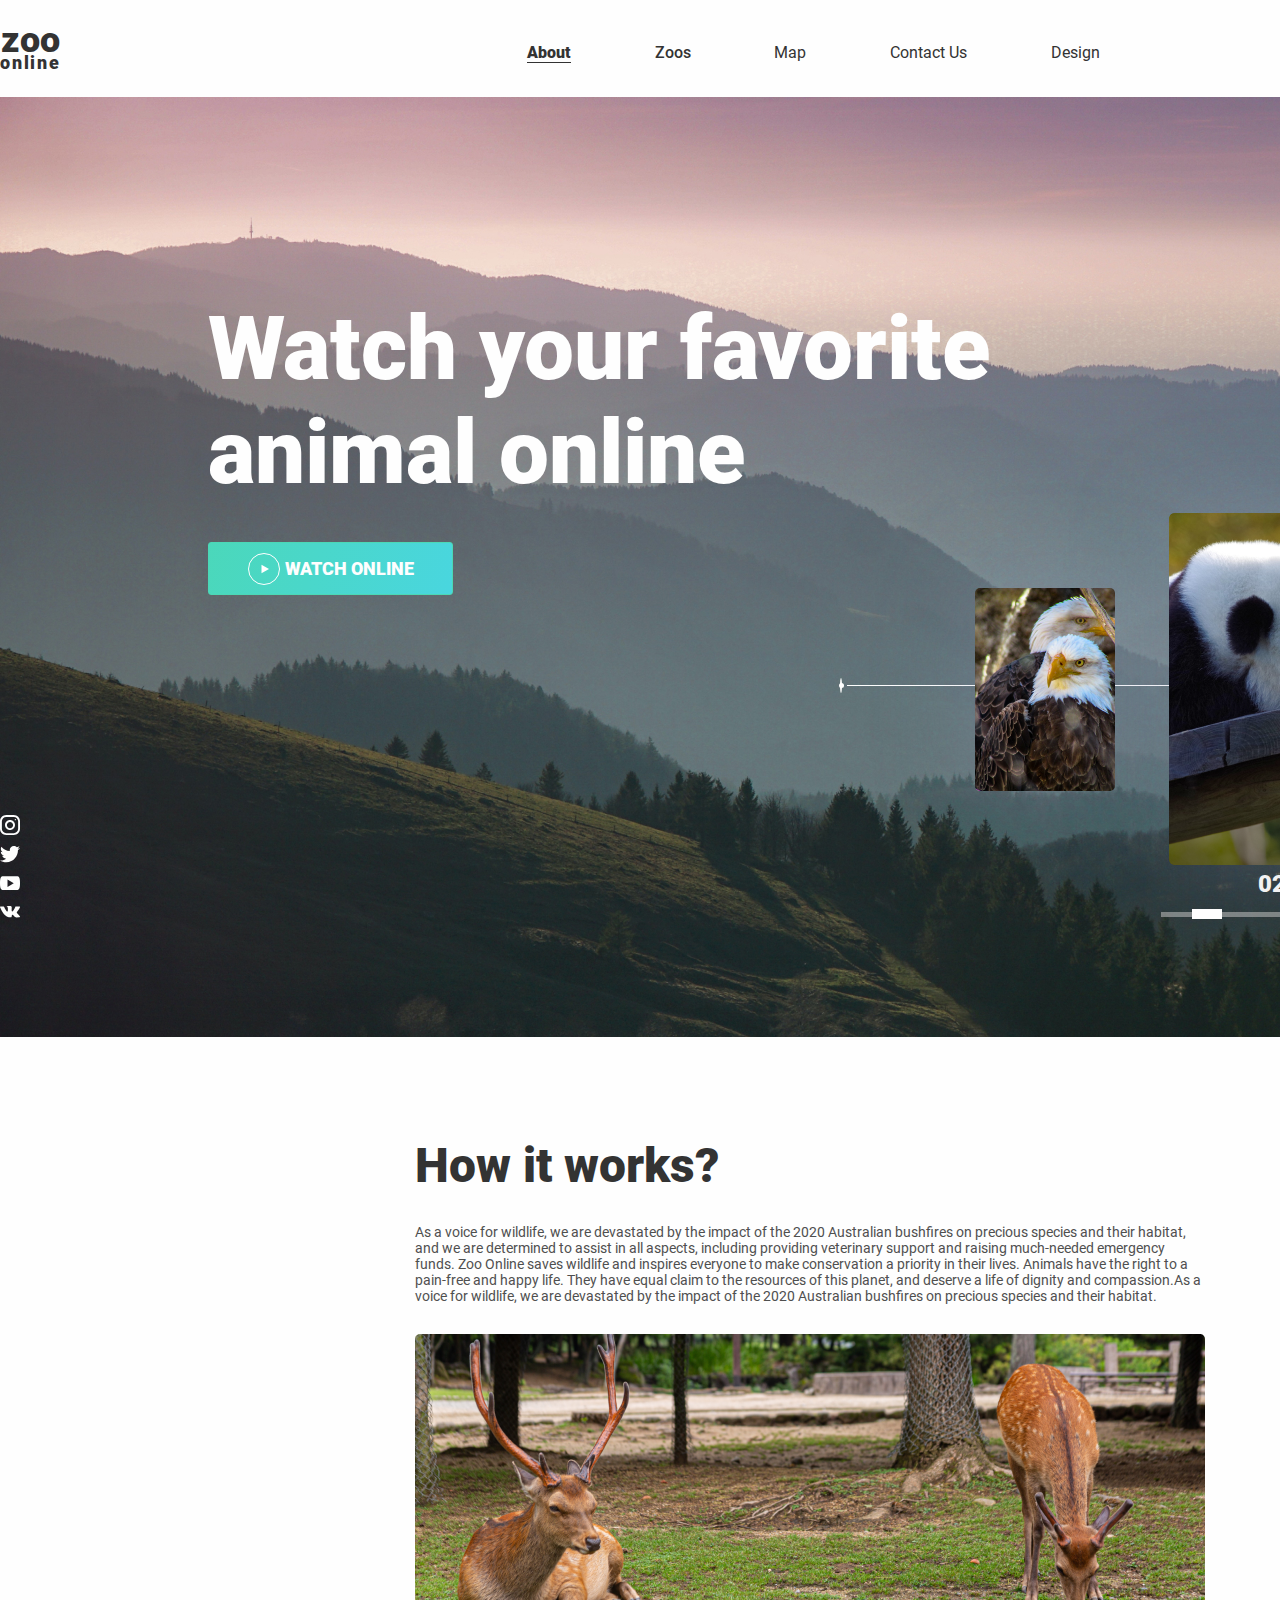
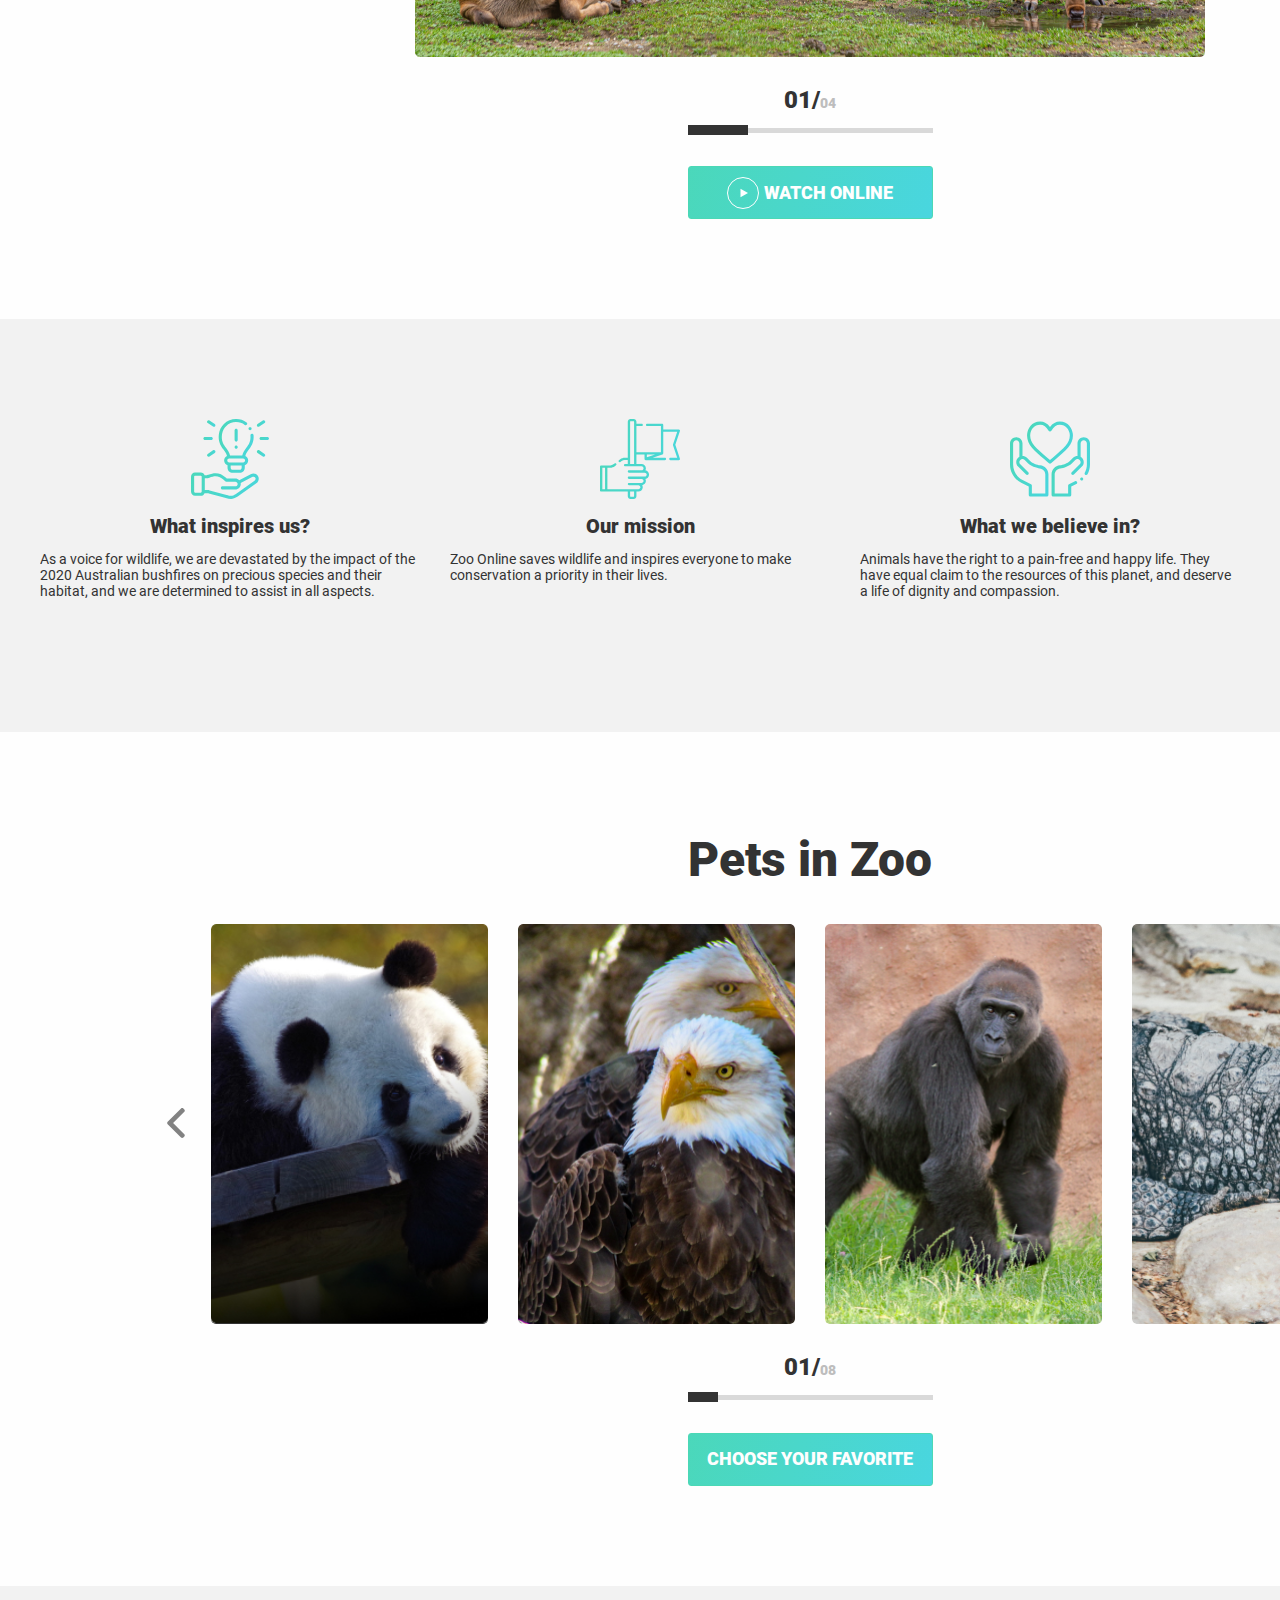
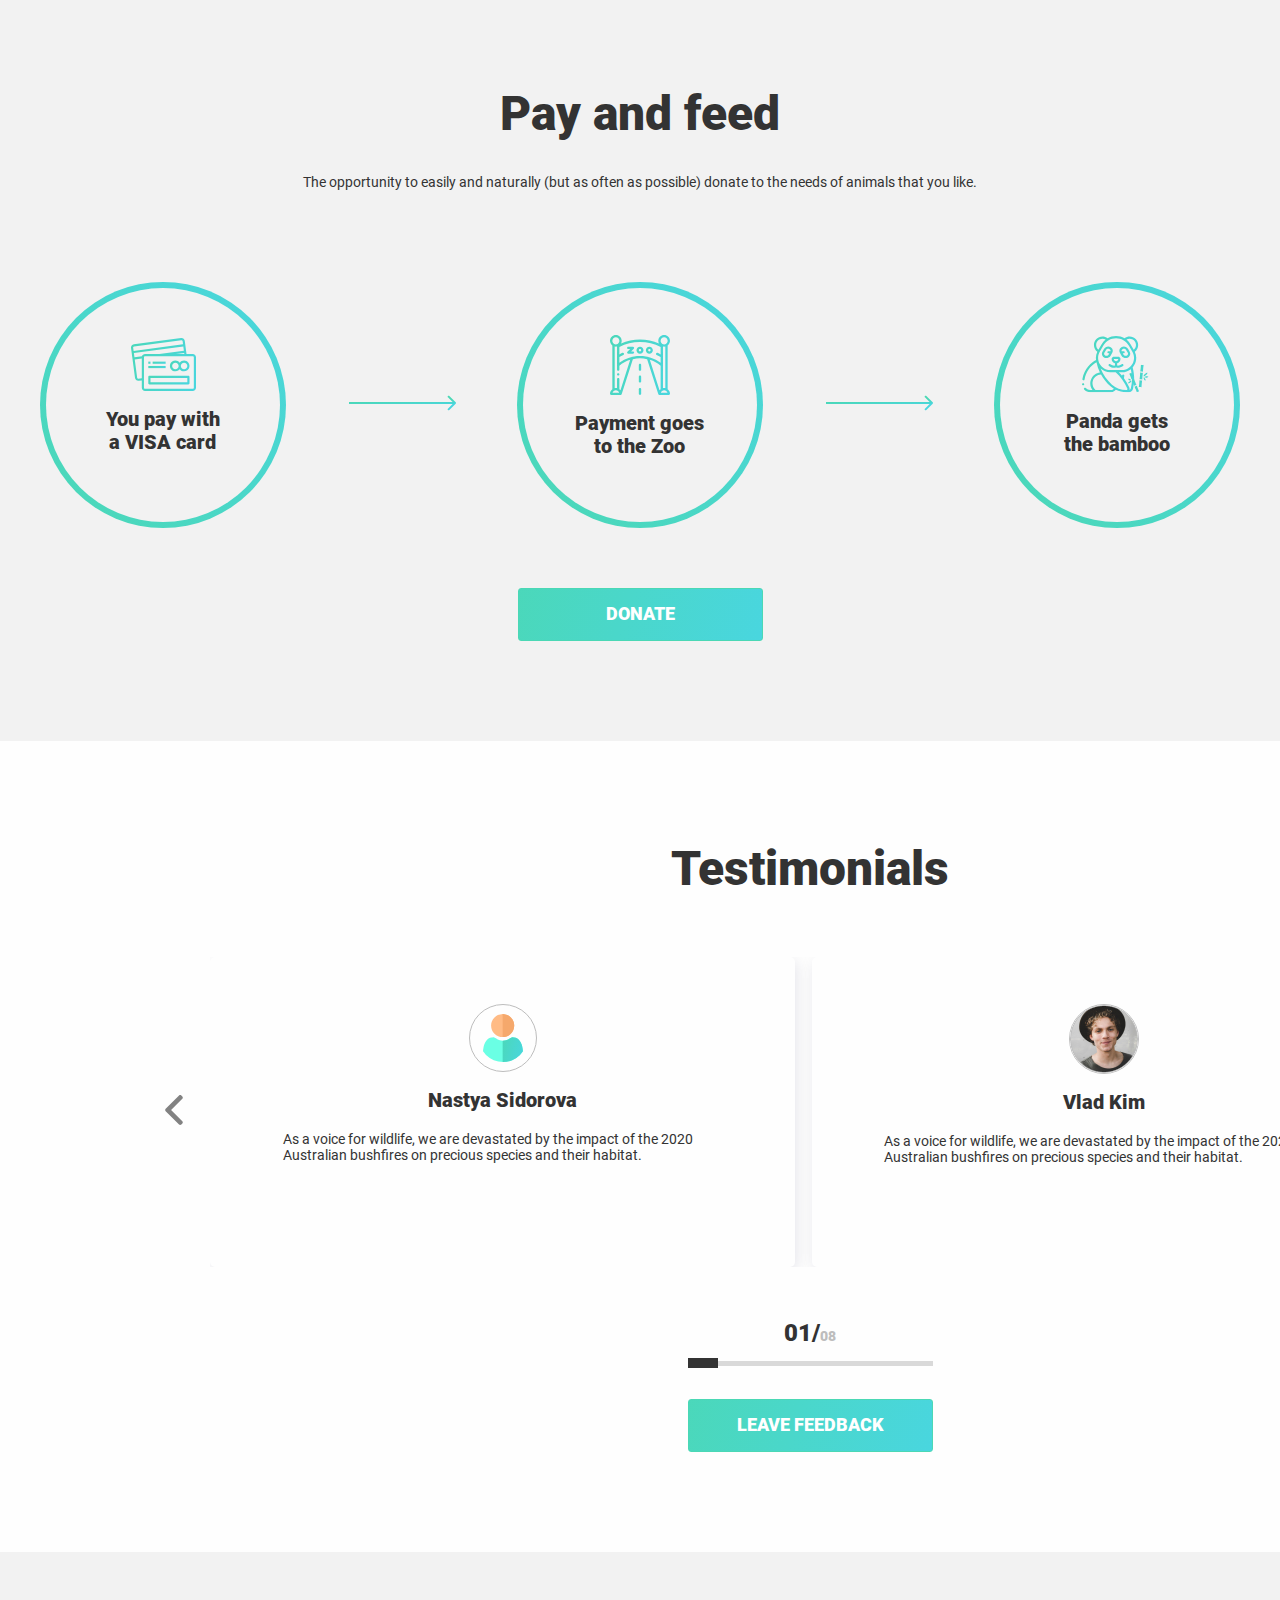
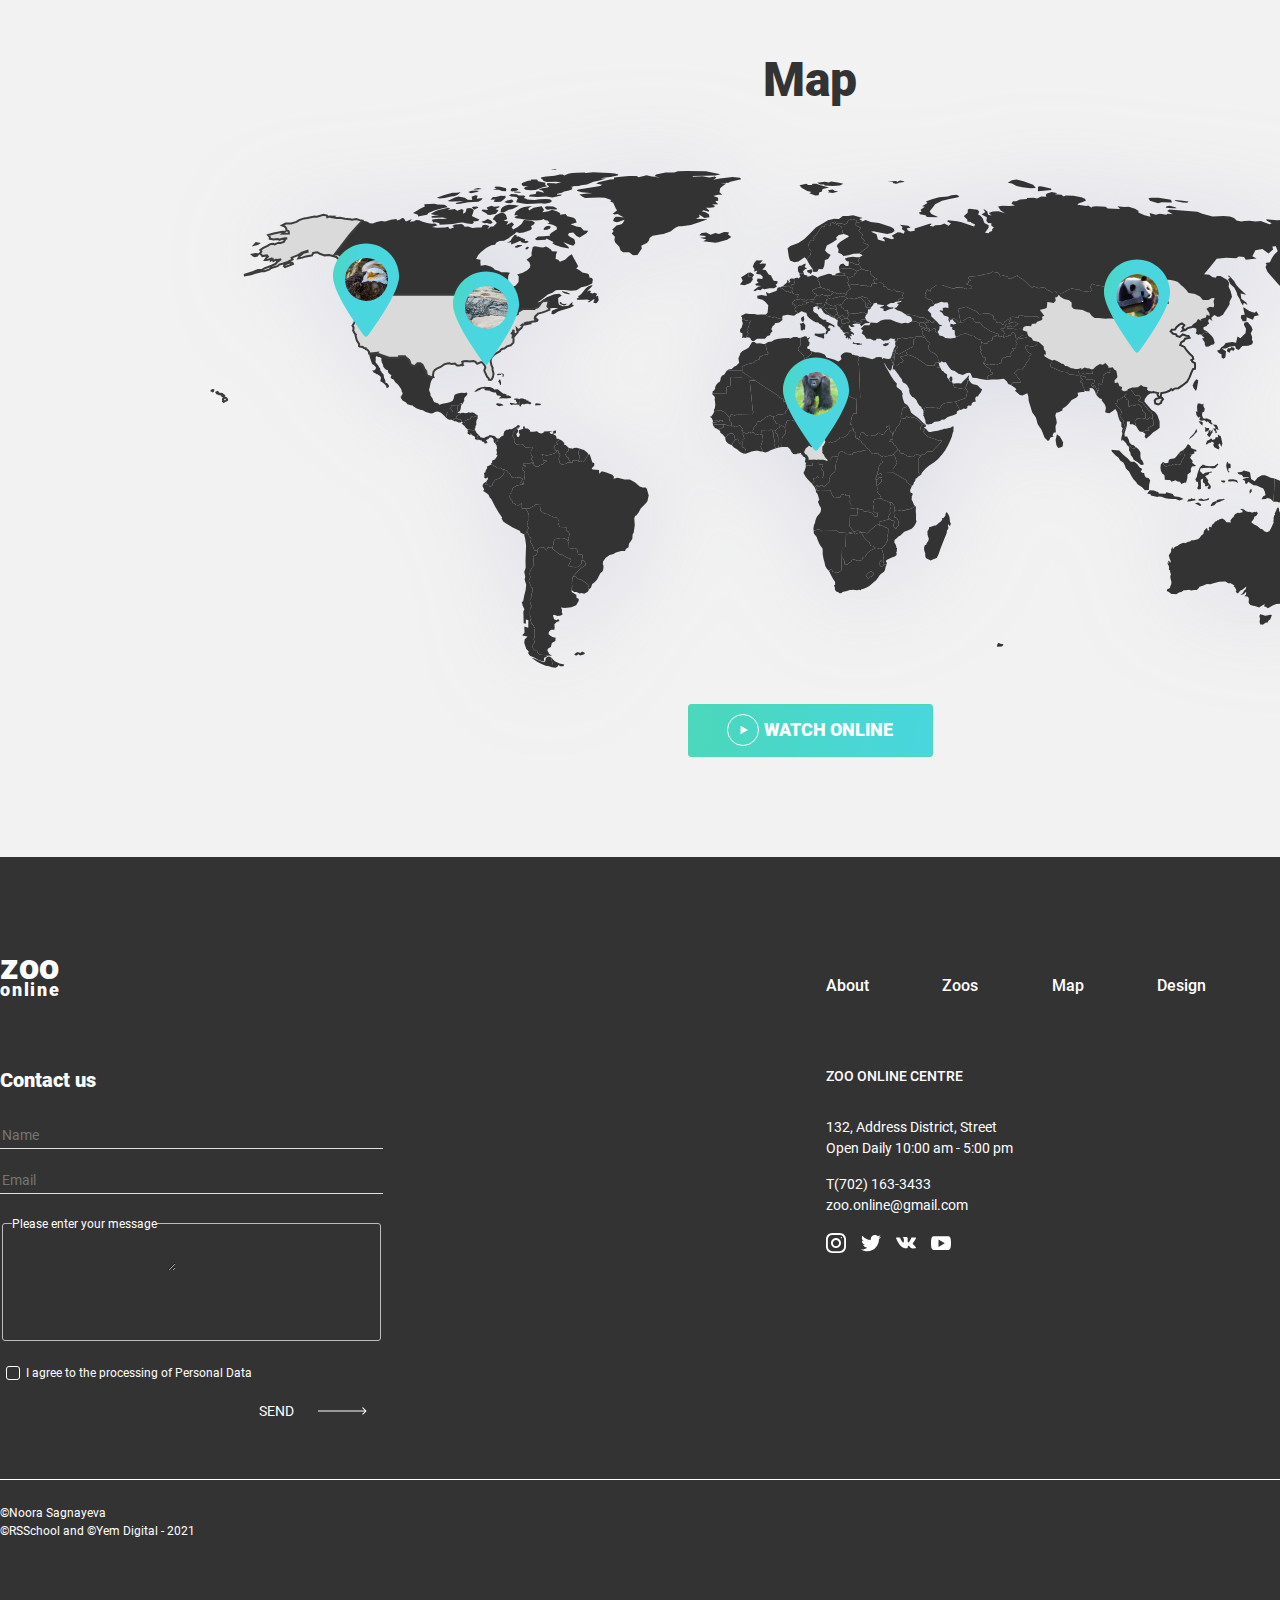
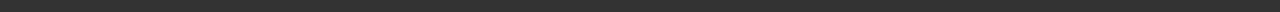
<file: pages/page1/index.html>
<!DOCTYPE html>
<html lang="en">
  <head>
    <meta charset="UTF-8" />
    <meta http-equiv="X-UA-Compatible" content="IE=edge" />
    <meta name="viewport" content="width=device-width, initial-scale=1.0" />
    <title>Online Zoo</title>
    <link rel="stylesheet" href="../../assets/style/normalize.css" />
    <link rel="stylesheet" href="style/style_main.css" />
    <link rel="stylesheet" href="style/style_page1.css">
    <link rel="stylesheet" href="style/main-adaptive.css">
    <link rel="stylesheet" href="style/adaptive.css">
  </head>
  <body class="theme light-theme">
    <header>
      <h1>Online zoo</h1>
      <a href="../page1/index.html">
        <div class="logo">
          <h6>zoo</h6>
          <p>online</p>
        </div>
      </a>
      <nav>
        <ul>
          <li><a class="active" href="#">About</a></li>
          <li><a href="../page3/panda.html">Zoos</a></li>
          <li><a href="../page2/page2.html">Map</a></li>
          <li><a href="#contact">Contact Us</a></li>
          <li><a href="https://www.figma.com/file/HKt5Nlx0jghQtJp6jW9q8F/zooApp?node-id=0%3A1">
                Design</a></li>
        </ul>
      </nav>
      <div class="switch-change-theme">
        <label class="switch" for="day-night">
          <input type="checkbox" id="day-night">
          <span class="change-theme round"></span>
        </label>
      </div>
      <div class="menu">
        <div class="dropdown">
        <ul>
          <li><a class="active" href="#">About</a></li>
          <li><a href="../page3/panda.html">Zoos</a></li>
          <li><a href="../page2/page2.html">Map</a></li>
          <li><a href="#contact">Contact Us</a></li>
          <li><a href="https://www.figma.com/file/HKt5Nlx0jghQtJp6jW9q8F/zooApp?node-id=0%3A1">
                Design</a></li>
        </ul>
      </div>
      </div>
      
    </header>
    <div class="first-screen">
      <section class="screen">
        <h2>Watch your favorite animal online</h2>
        <div class="first-screen-main">
          <div class="first-screen__wraper">
            <div class="first-screen-main__social">
              <ul>
                <li><a class="instagram social-icon" href="https://www.instagram.com/?hl=ru"></a></li>
                <li><a class="twitter social-icon" href="https://twitter.com/?lang=ru"></a></li>
                <li><a class="youtube social-icon" href="https://www.youtube.com/"></a></li>
                <li><a  class="vk social-icon" href="https://vk.com/"></a></li>
              </ul>
            </div>
            <div class="first-screen-main__button">
              <button>
                <a href="../page3/panda.html">
                  <svg width="32" height="32" viewBox="0 0 32 32" fill="none" xmlns="http://www.w3.org/2000/svg">
                    <circle cx="16" cy="16" r="15.5" stroke="white"/>
                    <path d="M21 16L13.5 20.3301V11.6699L21 16Z" fill="white"/>
                  </svg>
                  <p>watch online</p>
                </a>
              </button>
            </div>
          </div>
          <div class="first-screen-main__slider">
            <div class="point">
              <!-- <svg width="1080" height="13" viewBox="0 0 1080 13" fill="none" xmlns="http://www.w3.org/2000/svg">
                <line x1="4" y1="6.5" x2="2087" y2="6.5" stroke="#FEFEFE"/>
                <circle cx="6.5" cy="6.5" r="2.5" fill="#FEFEFE"/>
                <circle cx="6.5" cy="6.5" r="6" stroke="#FEFEFE"/>
              </svg> -->
              <div class="point__dots">
                <span class="point__dot"></span>
                <span class="point__dot"></span>
                <span class="point__dot"></span>
                <span class="point__dot"></span>
                <span class="point__dot"></span>
                <span class="point__dot"></span>
                <span class="point__dot"></span>
                <span class="point__dot"></span>
                <span class="point__dot"></span>
                <span class="point__dot"></span>
              </div>
            </div>
            <div class="slides">
              <div class="slide item1 common-slide">
                <div class="cards">
                  <p>Eagle's name is Charly. He is 1 year old. Charly is from USA. He loves meat.</p>
                  <div class="cards__button">
                    <a href="../page4/page4.html">
                      <div class="play">
                        <svg width="24" height="24" viewBox="0 0 32 32" fill="none" xmlns="http://www.w3.org/2000/svg">
                          <circle cx="16" cy="16" r="15.5" stroke="url(#paint0_linear)"/>
                          <path d="M21 16L13.5 20.3301V11.6699L21 16Z" fill="url(#paint0_linear)"/>
                          <defs>
                            <linearGradient id="paint0_linear" x1="-4.48125" y1="-1.26175e-07" x2="28.4614" y2="10" gradientUnits="userSpaceOnUse">
                              <stop stop-color="#4BD8B5"/>
                              <stop offset="1" stop-color="#49D6DF"/>
                            </linearGradient>
                          </defs>
                        </svg>
                        <p>watch online</p>
                      </div>
                    </a>
                    <a href="">
                      <div class="donate-button">
                        <div class="donate">
                          <p>$</p>
                        </div>
                        <p>Donate</p>
                      </div>
                    </a>
                  </div>
                </div>
              </div>
              <div class="item2 slide active-slide common-slide">
                <div class="cards">
                    <p>Panda’s name is Bei Bei. He is 2 years old. Bei Bei is from China. He loves bamboos.</p>
                    <div class="cards__button">
                      <a href="../page3/panda.html">
                        <div class="play">
                          <svg width="24" height="24" viewBox="0 0 32 32" fill="none" xmlns="http://www.w3.org/2000/svg">
                            <circle cx="16" cy="16" r="15.5" stroke="url(#paint0_linear)"/>
                            <path d="M21 16L13.5 20.3301V11.6699L21 16Z" fill="url(#paint0_linear)"/>
                            <defs>
                              <linearGradient id="paint0_linear" x1="-4.48125" y1="-1.26175e-07" x2="28.4614" y2="10" gradientUnits="userSpaceOnUse">
                                <stop stop-color="#4BD8B5"/>
                                <stop offset="1" stop-color="#49D6DF"/>
                              </linearGradient>
                            </defs>
                          </svg>
                          <p>watch online</p>
                        </div>
                      </a>
                      <a href="">
                        <div class="donate-button">
                          <div class="donate">
                            <p>$</p>
                          </div>
                          <p>Donate</p>
                        </div>
                      </a>
                    </div>
                </div>
              </div>
              <div class="slide item3 common-slide">
                <div class="cards">
                    <p>Gorilla’s name is Aman. He is 5 years old. Aman is from Afrika. He loves leaves.</p>
                    <div class="cards__button">
                      <a href="../page6/page6.html">
                        <div class="play">
                          <svg width="24" height="24" viewBox="0 0 32 32" fill="none" xmlns="http://www.w3.org/2000/svg">
                            <circle cx="16" cy="16" r="15.5" stroke="url(#paint0_linear)"/>
                            <path d="M21 16L13.5 20.3301V11.6699L21 16Z" fill="url(#paint0_linear)"/>
                            <defs>
                              <linearGradient id="paint0_linear" x1="-4.48125" y1="-1.26175e-07" x2="28.4614" y2="10" gradientUnits="userSpaceOnUse">
                                <stop stop-color="#4BD8B5"/>
                                <stop offset="1" stop-color="#49D6DF"/>
                              </linearGradient>
                            </defs>
                          </svg>
                          <p>watch online</p>
                        </div>
                      </a>
                      <a href="">
                        <div class="donate-button">
                          <div class="donate">
                            <p>$</p>
                          </div>
                          <p>Donate</p>
                        </div>
                      </a>
                    </div>
                </div>
              </div>
              <div class="slide item4 common-slide">
                <div class="cards">
                  <p>Crocodail name is Lucy. She is 25 years old. Lucy is from Afrika. She loves chicken.</p>
                  <div class="cards__button">
                    <a href="../page6/page6.html">
                      <div class="play">
                        <svg width="24" height="24" viewBox="0 0 32 32" fill="none" xmlns="http://www.w3.org/2000/svg">
                          <circle cx="16" cy="16" r="15.5" stroke="url(#paint0_linear)"/>
                          <path d="M21 16L13.5 20.3301V11.6699L21 16Z" fill="url(#paint0_linear)"/>
                          <defs>
                            <linearGradient id="paint0_linear" x1="-4.48125" y1="-1.26175e-07" x2="28.4614" y2="10" gradientUnits="userSpaceOnUse">
                              <stop stop-color="#4BD8B5"/>
                              <stop offset="1" stop-color="#49D6DF"/>
                            </linearGradient>
                          </defs>
                        </svg>
                        <p>watch online</p>
                      </div>
                    </a>
                    <a href="">
                      <div class="donate-button">
                        <div class="donate">
                          <p>$</p>
                        </div>
                        <p>Donate</p>
                      </div>
                    </a>
                  </div>
                </div>
              </div>
              <div class="slide item5 common-slide">
                <div class="cards">
                  <p>Crocodail name is Lucy. She is 25 years old. Lucy is from Afrika. She loves chicken.</p>
                  <div class="cards__button">
                    <a href="../page5/page5.html">
                      <div class="play">
                        <svg width="24" height="24" viewBox="0 0 32 32" fill="none" xmlns="http://www.w3.org/2000/svg">
                          <circle cx="16" cy="16" r="15.5" stroke="url(#paint0_linear)"/>
                          <path d="M21 16L13.5 20.3301V11.6699L21 16Z" fill="url(#paint0_linear)"/>
                          <defs>
                            <linearGradient id="paint0_linear" x1="-4.48125" y1="-1.26175e-07" x2="28.4614" y2="10" gradientUnits="userSpaceOnUse">
                              <stop stop-color="#4BD8B5"/>
                              <stop offset="1" stop-color="#49D6DF"/>
                            </linearGradient>
                          </defs>
                        </svg>
                        <p>watch online</p>
                      </div>
                    </a>
                    <a href="">
                      <div class="donate-button">
                        <div class="donate">
                          <p>$</p>
                        </div>
                        <p>Donate</p>
                      </div>
                    </a>
                  </div>
                </div>
              </div>
              <div class="slide item6 common-slide">
                <div class="cards">
                  <p>Crocodail name is Lucy. She is 25 years old. Lucy is from Afrika. She loves chicken.</p>
                  <div class="cards__button">
                    <a href="#">
                      <div class="play">
                        <svg width="24" height="24" viewBox="0 0 32 32" fill="none" xmlns="http://www.w3.org/2000/svg">
                          <circle cx="16" cy="16" r="15.5" stroke="url(#paint0_linear)"/>
                          <path d="M21 16L13.5 20.3301V11.6699L21 16Z" fill="url(#paint0_linear)"/>
                          <defs>
                            <linearGradient id="paint0_linear" x1="-4.48125" y1="-1.26175e-07" x2="28.4614" y2="10" gradientUnits="userSpaceOnUse">
                              <stop stop-color="#4BD8B5"/>
                              <stop offset="1" stop-color="#49D6DF"/>
                            </linearGradient>
                          </defs>
                        </svg>
                        <p>watch online</p>
                      </div>
                    </a>
                    <a href="">
                      <div class="donate-button">
                        <div class="donate">
                          <p>$</p>
                        </div>
                        <p>Donate</p>
                      </div>
                    </a>
                  </div>
                </div>
              </div>
              <div class="slide item7 common-slide">
                <div class="cards">
                  <p>Crocodail name is Lucy. She is 25 years old. Lucy is from Afrika. She loves chicken.</p>
                  <div class="cards__button">
                    <a href="#">
                      <div class="play">
                        <svg width="24" height="24" viewBox="0 0 32 32" fill="none" xmlns="http://www.w3.org/2000/svg">
                          <circle cx="16" cy="16" r="15.5" stroke="url(#paint0_linear)"/>
                          <path d="M21 16L13.5 20.3301V11.6699L21 16Z" fill="url(#paint0_linear)"/>
                          <defs>
                            <linearGradient id="paint0_linear" x1="-4.48125" y1="-1.26175e-07" x2="28.4614" y2="10" gradientUnits="userSpaceOnUse">
                              <stop stop-color="#4BD8B5"/>
                              <stop offset="1" stop-color="#49D6DF"/>
                            </linearGradient>
                          </defs>
                        </svg>
                        <p>watch online</p>
                      </div>
                    </a>
                    <a href="">
                      <div class="donate-button">
                        <div class="donate">
                          <p>$</p>
                        </div>
                        <p>Donate</p>
                      </div>
                    </a>
                  </div>
                </div>
              </div>
              <div class="slide item8 common-slide">
                <div class="cards">
                  <p>Crocodail name is Lucy. She is 25 years old. Lucy is from Afrika. She loves chicken.</p>
                  <div class="cards__button">
                    <a href="#">
                      <div class="play">
                        <svg width="24" height="24" viewBox="0 0 32 32" fill="none" xmlns="http://www.w3.org/2000/svg">
                          <circle cx="16" cy="16" r="15.5" stroke="url(#paint0_linear)"/>
                          <path d="M21 16L13.5 20.3301V11.6699L21 16Z" fill="url(#paint0_linear)"/>
                          <defs>
                            <linearGradient id="paint0_linear" x1="-4.48125" y1="-1.26175e-07" x2="28.4614" y2="10" gradientUnits="userSpaceOnUse">
                              <stop stop-color="#4BD8B5"/>
                              <stop offset="1" stop-color="#49D6DF"/>
                            </linearGradient>
                          </defs>
                        </svg>
                        <p>watch online</p>
                      </div>
                    </a>
                    <a href="">
                      <div class="donate-button">
                        <div class="donate">
                          <p>$</p>
                        </div>
                        <p>Donate</p>
                      </div>
                    </a>
                  </div>
                </div>
              </div>
            </div>
            <div class="first-screen-main__container slider__container">
              <p><span>02/</span>08</p>
              <input class="inp" type="range" min=1 max=8 value=2 step=1>
            </div> 
          </div>
        </div>
      </section>
    </div>
    <section class="how-works">
      <div class="how-it-works">
        <h2>How it works?</h2>
        <p class="how-it-works__text">As a voice for wildlife, we are devastated by the impact of the 2020 Australian bushfires on precious species and their habitat, and we are determined to assist in all aspects, including providing veterinary support and raising much-needed emergency funds. Zoo Online saves wildlife and inspires everyone to make conservation a priority in their lives. Animals have the right to a pain-free and happy life. They have equal claim to the resources of this planet, and deserve a life of dignity and compassion.As a voice for wildlife, we are devastated by the impact of the 2020 Australian bushfires on precious species and their habitat.</p>
        <div class="how-it-works__wraper">
        <div class="how-it-works__slider">
          <div class="how-it-works__slide1 how-it-works__slide common-slide"></div>
          <div class="how-it-works__slide2 how-it-works__slide common-slide"></div>
          <div class="how-it-works__slide3 how-it-works__slide common-slide"></div>
          <div class="how-it-works__slide4 how-it-works__slide common-slide"></div>
        </div>
      </div>
        <div class="how-it-works__container slider__container">
          <p><span>01/</span>04</p>
          <input class="inp" type="range" min=1 max=4 value=1 step=1>
        </div>
        <div class="how-it-works__button"> 
          <button>
            <svg width="32" height="32" viewBox="0 0 32 32" fill="none" xmlns="http://www.w3.org/2000/svg">
              <circle cx="16" cy="16" r="15.5" stroke="white"/>
              <path d="M21 16L13.5 20.3301V11.6699L21 16Z" fill="white"/>
            </svg>
            <p>watch online</p>
          </button> 
        </div>
      </div>
    </section>
    <div class="grey-bg2">
      <section class="mission">
        <figure class="mission__cards ">
          <img src="../../assets/icons/problem-solving.svg" alt="Problem solving">
          <figcaption>
            <h3>What inspires us?</h3>
            <p>As a voice for wildlife, we are devastated by the impact of the 2020 Australian bushfires on precious species and their habitat, and we are determined to assist in all aspects.</p>
          </figcaption> 
        </figure>
        <figure class="mission__cards">
          <img src="../../assets/icons/achievement.svg" alt="Achievement">
          <figcaption>
            <h3>Our mission</h3>
            <p>Zoo Online saves wildlife and inspires everyone to make conservation a priority in their lives. </p>
          </figcaption>
        </figure>
        <figure class="mission__cards">
          <img src="../../assets/icons/love.svg" alt="Love">
          <figcaption>
            <h3>What we believe in?</h3>
            <p>Animals have the right to a pain-free and happy life. They have equal claim to the resources of this planet, and deserve a life of dignity and compassion.</p>
          </figcaption>
        </figure>
      </section>
    </div>
    <section class="pets">
      <div class="pets-zoo" id="slider">
        <div class="pets-zoo__name">
          <h2>Pets in Zoo</h2>
        </div>
        <div class="pets-zoo__frame">
          <div class="arrow left">
            <svg width="30" height="30" viewBox="0 0 30 30" fill="none" xmlns="http://www.w3.org/2000/svg">
              <path d="M6.6663 16.1706L20.0167 29.5207C20.3255 29.8298 20.7376 30 21.1772 30C21.6167 30 22.0289 29.8298 22.3376 29.5207L23.3208 28.5378C23.9605 27.8973 23.9605 26.8564 23.3208 26.2169L12.1102 15.0062L23.3332 3.78314C23.642 3.47412 23.8125 3.06217 23.8125 2.6229C23.8125 2.18315 23.642 1.7712 23.3332 1.46194L22.3501 0.479263C22.0411 0.17024 21.6291 0 21.1896 0C20.7501 0 20.3379 0.17024 20.0291 0.479263L6.6663 13.8416C6.35679 14.1516 6.18679 14.5655 6.18777 15.0055C6.18679 15.4472 6.35679 15.8608 6.6663 16.1706Z" fill="#828282"/>
            </svg>
          </div>
          <div class="pet-zoo__wraper">
          <div class="pets-zoo__pictures">
            <div class="pets-zoo__slide slide1 active common-slide">
              <div class="cards">
                <p>Panda’s name is Bei Bei. He is 2 years old. Bei Bei is from China. He loves bamboos.</p>
                <div class="cards__button">
                  <a href="">
                    <div class="play">
                      <svg width="24" height="24" viewBox="0 0 32 32" fill="none" xmlns="http://www.w3.org/2000/svg">
                        <circle cx="16" cy="16" r="15.5" stroke="url(#paint0_linear)"/>
                        <path d="M21 16L13.5 20.3301V11.6699L21 16Z" fill="url(#paint0_linear)"/>
                        <defs>
                          <linearGradient id="paint0_linear" x1="-4.48125" y1="-1.26175e-07" x2="28.4614" y2="10" gradientUnits="userSpaceOnUse">
                            <stop stop-color="#4BD8B5"/>
                            <stop offset="1" stop-color="#49D6DF"/>
                          </linearGradient>
                        </defs>
                      </svg>
                      <p>watch online</p>
                    </div>
                  </a>
                  <a href="">
                    <div class="donate-button">
                      <div class="donate">
                        <p>$</p>
                      </div>
                      <p>Donate</p>
                    </div>
                  </a>
                </div>
              </div>
            </div>
            <div class="pets-zoo__slide slide2 common-slide">
              <div class="cards">
                <p>Eagle's name is Charly. He is 1 year old. Charly is from USA. He loves meat.</p>
                <div class="cards__button">
                  <a href="">
                    <div class="play">
                      <svg width="24" height="24" viewBox="0 0 32 32" fill="none" xmlns="http://www.w3.org/2000/svg">
                        <circle cx="16" cy="16" r="15.5" stroke="url(#paint0_linear)"/>
                        <path d="M21 16L13.5 20.3301V11.6699L21 16Z" fill="url(#paint0_linear)"/>
                        <defs>
                          <linearGradient id="paint0_linear" x1="-4.48125" y1="-1.26175e-07" x2="28.4614" y2="10" gradientUnits="userSpaceOnUse">
                            <stop stop-color="#4BD8B5"/>
                            <stop offset="1" stop-color="#49D6DF"/>
                          </linearGradient>
                        </defs>
                      </svg>
                      <p>watch online</p>
                    </div>
                  </a>
                  <a href="">
                    <div class="donate-button">
                      <div class="donate">
                        <p>$</p>
                      </div>
                      <p>Donate</p>
                    </div>
                  </a>
                </div>
              </div>
            </div>
            <div class="pets-zoo__slide slide3 common-slide">
              <div class="cards">
                <p>Gorilla’s name is Aman. He is 5 years old. Aman is from Afrika. He loves leaves.</p>
                <div class="cards__button">
                  <a href="">
                    <div class="play">
                      <svg width="24" height="24" viewBox="0 0 32 32" fill="none" xmlns="http://www.w3.org/2000/svg">
                        <circle cx="16" cy="16" r="15.5" stroke="url(#paint0_linear)"/>
                        <path d="M21 16L13.5 20.3301V11.6699L21 16Z" fill="url(#paint0_linear)"/>
                        <defs>
                          <linearGradient id="paint0_linear" x1="-4.48125" y1="-1.26175e-07" x2="28.4614" y2="10" gradientUnits="userSpaceOnUse">
                            <stop stop-color="#4BD8B5"/>
                            <stop offset="1" stop-color="#49D6DF"/>
                          </linearGradient>
                        </defs>
                      </svg>
                      <p>watch online</p>
                    </div>
                  </a>
                  <a href="">
                    <div class="donate-button">
                      <div class="donate">
                        <p>$</p>
                      </div>
                      <p>Donate</p>
                    </div>
                  </a>
                </div>
              </div>
            </div>
            <div class="pets-zoo__slide slide4 common-slide">
              <div class="cards">
                <p>Crocodail name is Lucy. She is 25 years old. Lucy is from Afrika. She loves chicken.</p>
                <div class="cards__button">
                  <a href="">
                    <div class="play">
                      <svg width="24" height="24" viewBox="0 0 32 32" fill="none" xmlns="http://www.w3.org/2000/svg">
                        <circle cx="16" cy="16" r="15.5" stroke="url(#paint0_linear)"/>
                        <path d="M21 16L13.5 20.3301V11.6699L21 16Z" fill="url(#paint0_linear)"/>
                        <defs>
                          <linearGradient id="paint0_linear" x1="-4.48125" y1="-1.26175e-07" x2="28.4614" y2="10" gradientUnits="userSpaceOnUse">
                            <stop stop-color="#4BD8B5"/>
                            <stop offset="1" stop-color="#49D6DF"/>
                          </linearGradient>
                        </defs>
                      </svg>
                      <p>watch online</p>
                    </div>
                  </a>
                  <a href="">
                    <div class="donate-button">
                      <div class="donate">
                        <p>$</p>
                      </div>
                      <p>Donate</p>
                    </div>
                  </a>
                </div>
              </div>
            </div>
          </div>
        </div>
          <div class="arrow right">
            <svg width="30" height="30" viewBox="0 0 30 30" fill="none" xmlns="http://www.w3.org/2000/svg">
              <path d="M23.3337 13.8294L9.98332 0.479264C9.67454 0.170243 9.26235 0 8.82284 0C8.38334 0 7.97114 0.170243 7.66237 0.479264L6.6792 1.46218C6.03945 2.10267 6.03945 3.14363 6.6792 3.78314L17.8898 14.9938L6.66676 26.2169C6.35799 26.5259 6.1875 26.9378 6.1875 27.3771C6.1875 27.8168 6.35799 28.2288 6.66676 28.5381L7.64993 29.5207C7.95895 29.8298 8.3709 30 8.81041 30C9.24991 30 9.66211 29.8298 9.97088 29.5207L23.3337 16.1584C23.6432 15.8484 23.8132 15.4345 23.8122 14.9945C23.8132 14.5528 23.6432 14.1392 23.3337 13.8294Z" fill="#828282"/>
            </svg>
          </div>
        </div>
        <div class="slider__container">
          <p><span>01/</span>08</p>
          <input class="inp" type="range" min=1 max=8 value=1 step=1>
        </div>
        <div class="pets-zoo__button">
          <button>
            <a href="../page2/page2.html">Choose your favorite</a>
          </button>
        </div>
      </div>
    </section>
    <div class="grey-bg">
      <section class="pay">
        <div class="pay__header">
          <h2>Pay and feed</h2>
          <p>The opportunity to easily and naturally (but as often as possible) 
            donate to the needs of animals that you like.</p>
        </div>
        <div class="pay__steps">
          <div class="step">
            <div class="step__wrap">
              <figure>
                <img src="../../assets/icons/pay-card.svg" alt="icon pay-card">
                <figcaption>
                  <p>You pay with a VISA card</p>
                </figcaption> 
              </figure>
            </div>
          </div>
          <div class="step__arrow"><img src="../../assets/icons/Arrow3.svg" alt="arrow then"></div>
          <div class="step">
            <div class="step__wrap">
              <figure>
                <img src="../../assets/icons/zoo.svg" alt="icon zoo">
                <figcaption>
                  <p>Payment goes to the Zoo</p>
                </figcaption>
              </figure>
            </div>
          </div>
          <div class="step__arrow"><img src="../../assets/icons/Arrow3.svg" alt="arrow then"></div>
          <div class="step">
            <div class="step__wrap">
              <figure>
                <img src="../../assets/icons/panda1.svg" alt="icon animal">
                <figcaption>
                  <p>Panda gets the bamboo</p>
                </figcaption>
              </figure>
            </div>
          </div>
        </div>
        <div class="pay__button">
          <button class="donate__btn" onclick="myModal.open()">
              <p>Donate</p>
          </button>
        </div>
      </section>
    </div>
    <section class="testimonials">
      <h2>Testimonials</h2>
      
      <div class="testimonials__slider">
        <div class="arrow left">
          <svg width="30" height="30" viewBox="0 0 30 30" fill="none" xmlns="http://www.w3.org/2000/svg">
            <path d="M6.6663 16.1706L20.0167 29.5207C20.3255 29.8298 20.7376 30 21.1772 30C21.6167 30 22.0289 29.8298 22.3376 29.5207L23.3208 28.5378C23.9605 27.8973 23.9605 26.8564 23.3208 26.2169L12.1102 15.0062L23.3332 3.78314C23.642 3.47412 23.8125 3.06217 23.8125 2.6229C23.8125 2.18315 23.642 1.7712 23.3332 1.46194L22.3501 0.479263C22.0411 0.17024 21.6291 0 21.1896 0C20.7501 0 20.3379 0.17024 20.0291 0.479263L6.6663 13.8416C6.35679 14.1516 6.18679 14.5655 6.18777 15.0055C6.18679 15.4472 6.35679 15.8608 6.6663 16.1706Z" fill="#828282"/>
          </svg>
        </div>
        <div class="testimonials__wraper">
          <div class="testimonials__wrap">
          <div class="testimonials__item">
          <div class="testimonials__card">
            <div class="testimonials__user">
              <img class="user-icon" src="../../assets/icons/user.svg" alt="Icon user">
            </div>
            <p class="name">Nastya Sidorova</p>
            <p>As a voice for wildlife, we are devastated by the impact of the 2020 Australian bushfires on precious species and their habitat.</p>
          </div>
        </div>
        <div class="testimonials__item">
          <div class="testimonials__card">
            <div class="testimonials__user">
              <img src="../../assets/images/Vlad.jpg" alt="Foto user">
            </div>
            <p class="name">Vlad Kim</p>
            <p>As a voice for wildlife, we are devastated by the impact of the 2020 Australian bushfires on precious species and their habitat.</p>
          </div>
        </div>
        <div class="testimonials__item">
          <div class="testimonials__card">
            <div class="testimonials__user">
              <img src="../../assets/icons/user.svg" alt="Foto user">
            </div>
            <p class="name">User</p>
            <p>As a voice for wildlife, we are devastated by the impact of the 2020 Australian bushfires on precious species and their habitat.</p>
          </div>
        </div>
        <div class="testimonials__item">
          <div class="testimonials__card">
            <div class="testimonials__user">
              <img src="../../assets/icons/user.svg" alt="Foto user">
            </div>
            <p class="name">Alya</p>
            <p>As a voice for wildlife, we are devastated by the impact of the 2020 Australian bushfires on precious species and their habitat.</p>
          </div>
        </div>
        <div class="testimonials__item">
          <div class="testimonials__card">
            <div class="testimonials__user">
              <img src="../../assets/icons/user.svg" alt="Foto user">
            </div>
            <p class="name">Alya</p>
            <p>As a voice for wildlife, we are devastated by the impact of the 2020 Australian bushfires on precious species and their habitat.</p>
          </div>
        </div>
        <div class="testimonials__item">
          <div class="testimonials__card">
            <div class="testimonials__user">
              <img src="../../assets/icons/user.svg" alt="Foto user">
            </div>
            <p class="name">Alya</p>
            <p>As a voice for wildlife, we are devastated by the impact of the 2020 Australian bushfires on precious species and their habitat.</p>
          </div>
        </div>
        <div class="testimonials__item">
          <div class="testimonials__card">
            <div class="testimonials__user">
              <img src="../../assets/icons/user.svg" alt="Foto user">
            </div>
            <p class="name">Alya</p>
            <p>As a voice for wildlife, we are devastated by the impact of the 2020 Australian bushfires on precious species and their habitat.</p>
          </div>
        </div>
        <div class="testimonials__item">
          <div class="testimonials__card">
            <div class="testimonials__user">
              <img src="../../assets/icons/user.svg" alt="Foto user">
            </div>
            <p class="name">Alya</p>
            <p>As a voice for wildlife, we are devastated by the impact of the 2020 Australian bushfires on precious species and their habitat.</p>
          </div>
        </div>
        <div class="testimonials__item">
          <div class="testimonials__card">
            <div class="testimonials__user">
              <img src="../../assets/icons/user.svg" alt="Foto user">
            </div>
            <p class="name">Alya</p>
            <p>As a voice for wildlife, we are devastated by the impact of the 2020 Australian bushfires on precious species and their habitat.</p>
          </div>
        </div>
      </div>
        </div>
        <div class="testimonials__arrow arrow right">
          <svg width="30" height="30" viewBox="0 0 30 30" fill="none" xmlns="http://www.w3.org/2000/svg">
            <path d="M23.3337 13.8294L9.98332 0.479264C9.67454 0.170243 9.26235 0 8.82284 0C8.38334 0 7.97114 0.170243 7.66237 0.479264L6.6792 1.46218C6.03945 2.10267 6.03945 3.14363 6.6792 3.78314L17.8898 14.9938L6.66676 26.2169C6.35799 26.5259 6.1875 26.9378 6.1875 27.3771C6.1875 27.8168 6.35799 28.2288 6.66676 28.5381L7.64993 29.5207C7.95895 29.8298 8.3709 30 8.81041 30C9.24991 30 9.66211 29.8298 9.97088 29.5207L23.3337 16.1584C23.6432 15.8484 23.8132 15.4345 23.8122 14.9945C23.8132 14.5528 23.6432 14.1392 23.3337 13.8294Z" fill="#828282"/>
          </svg>
        </div>
      </div>
      <div class="testimonials__container slider__container">
        <p><span>01/</span>08</p>
        <input class="inp" type="range" min=1 max=8 value=1 step=1>
      </div>
      <div class="testimonials__button">
        <button>
            <p>Leave feedback</p>
        </button>
      </div>
    </section>
    <div class="grey-bg">
      <section class="map">
        <h2>Map</h2>
        <div class="map__img">
          <div  class="animal-location eagle">
            <div class="animal-icon">
              <svg width="68" height="94" viewBox="0 0 68 94" fill="none" xmlns="http://www.w3.org/2000/svg">
                <path d="M34.0345 0.496094C15.8014 0.496094 0.968262 15.331 0.968262 33.5663C0.968262 51.2064 31.1986 91.3966 32.4864 93.1007C32.8482 93.5871 33.4278 93.871 34.0347 93.871C34.6416 93.871 35.2213 93.5871 35.5831 93.1007C36.8706 91.3966 67.1012 51.2065 67.1012 33.5663C67.1008 15.331 52.2676 0.496094 34.0345 0.496094ZM34.0345 51.0741C24.3831 51.0741 16.5288 43.219 16.5288 33.5663C16.5288 23.9137 24.3831 16.0585 34.0345 16.0585C43.686 16.0585 51.5402 23.9137 51.5402 33.5663C51.5402 43.219 43.686 51.0741 34.0345 51.0741Z" fill="url(#paint0_linear)"/>
                <defs>
                  <linearGradient id="paint0_linear" x1="-11.38" y1="0.496093" x2="83.3795" y2="20.869" gradientUnits="userSpaceOnUse">
                    <stop stop-color="#4BD8B5"/>
                    <stop offset="1" stop-color="#49D6DF"/>
                  </linearGradient>
                </defs>
              </svg>
              <img class="animal-photo" src="../../assets/images/eagle.png" alt="Eagle">
            </div>
            <div class="tool-tip active_tool-tip">
              <div class="tool-tip__wraper">
                <div class="animal"><img class="tool-tip__animal" src="../../assets/images/eagle_map.png" alt="Eagle"></div>
              <div class="animal-info">
                <h6>West End Bald Eagle</h6>
                <p><span>Region:</span> on an island near Los Angeles</p>
                <p><span>Population:</span> more than 270 pairs in 2013</p>
              </div>
              </div>
            </div>
          </div>
          <div class="animal-location crocodail">
            <div class="animal-icon">
              <svg width="68" height="94" viewBox="0 0 68 94" fill="none" xmlns="http://www.w3.org/2000/svg">
                <path d="M34.0345 0.496094C15.8014 0.496094 0.968262 15.331 0.968262 33.5663C0.968262 51.2064 31.1986 91.3966 32.4864 93.1007C32.8482 93.5871 33.4278 93.871 34.0347 93.871C34.6416 93.871 35.2213 93.5871 35.5831 93.1007C36.8706 91.3966 67.1012 51.2065 67.1012 33.5663C67.1008 15.331 52.2676 0.496094 34.0345 0.496094ZM34.0345 51.0741C24.3831 51.0741 16.5288 43.219 16.5288 33.5663C16.5288 23.9137 24.3831 16.0585 34.0345 16.0585C43.686 16.0585 51.5402 23.9137 51.5402 33.5663C51.5402 43.219 43.686 51.0741 34.0345 51.0741Z" fill="url(#paint0_linear)"/>
                <defs>
                  <linearGradient id="paint0_linear" x1="-11.38" y1="0.496093" x2="83.3795" y2="20.869" gradientUnits="userSpaceOnUse">
                    <stop stop-color="#4BD8B5"/>
                    <stop offset="1" stop-color="#49D6DF"/>
                  </linearGradient>
                </defs>
              </svg>
              <img class="animal-photo" src="../../assets/images/aligator.png" alt="Crocodail">
            </div>
            <div class="tool-tip">
              <div class="tool-tip__wraper">
                <div class="animal"><img class="tool-tip__animal" src="../../assets/images/aligator.png" alt="Crocodail"></div>
              <div class="animal-info">
                <h6>West End Bald Eagle</h6>
                <p><span>Region:</span> on an island near Los Angeles</p>
                <p><span>Population:</span> more than 270 pairs in 2013</p>
              </div>
              </div>
            </div>
          </div>
          <div class="animal-location garilla">
            <div class="animal-icon">
              <svg width="68" height="94" viewBox="0 0 68 94" fill="none" xmlns="http://www.w3.org/2000/svg">
              <path d="M34.0345 0.496094C15.8014 0.496094 0.968262 15.331 0.968262 33.5663C0.968262 51.2064 31.1986 91.3966 32.4864 93.1007C32.8482 93.5871 33.4278 93.871 34.0347 93.871C34.6416 93.871 35.2213 93.5871 35.5831 93.1007C36.8706 91.3966 67.1012 51.2065 67.1012 33.5663C67.1008 15.331 52.2676 0.496094 34.0345 0.496094ZM34.0345 51.0741C24.3831 51.0741 16.5288 43.219 16.5288 33.5663C16.5288 23.9137 24.3831 16.0585 34.0345 16.0585C43.686 16.0585 51.5402 23.9137 51.5402 33.5663C51.5402 43.219 43.686 51.0741 34.0345 51.0741Z" fill="url(#paint0_linear)"/>
              <defs>
                <linearGradient id="paint0_linear" x1="-11.38" y1="0.496093" x2="83.3795" y2="20.869" gradientUnits="userSpaceOnUse">
                  <stop stop-color="#4BD8B5"/>
                  <stop offset="1" stop-color="#49D6DF"/>
                </linearGradient>
              </defs>
              </svg>
              <img class="animal-photo" src="../../assets/images/garilla_map.png" alt="garilla">
            </div>
            <div class="tool-tip">
              <div class="tool-tip__wraper">
                <div class="animal"><img class="tool-tip__animal" src="../../assets/images/garilla_map.png" alt="garilla"></div>
              <div class="animal-info">
                <h6>West End Bald Eagle</h6>
                <p><span>Region:</span> on an island near Los Angeles</p>
                <p><span>Population:</span> more than 270 pairs in 2013</p>
              </div>
              </div>
            </div>
          </div>
          <div class="animal-location panda">
            <div class="animal-icon">
              <svg width="68" height="94" viewBox="0 0 68 94" fill="none" xmlns="http://www.w3.org/2000/svg">
              <path d="M34.0345 0.496094C15.8014 0.496094 0.968262 15.331 0.968262 33.5663C0.968262 51.2064 31.1986 91.3966 32.4864 93.1007C32.8482 93.5871 33.4278 93.871 34.0347 93.871C34.6416 93.871 35.2213 93.5871 35.5831 93.1007C36.8706 91.3966 67.1012 51.2065 67.1012 33.5663C67.1008 15.331 52.2676 0.496094 34.0345 0.496094ZM34.0345 51.0741C24.3831 51.0741 16.5288 43.219 16.5288 33.5663C16.5288 23.9137 24.3831 16.0585 34.0345 16.0585C43.686 16.0585 51.5402 23.9137 51.5402 33.5663C51.5402 43.219 43.686 51.0741 34.0345 51.0741Z" fill="url(#paint0_linear)"/>
              <defs>
                <linearGradient id="paint0_linear" x1="-11.38" y1="0.496093" x2="83.3795" y2="20.869" gradientUnits="userSpaceOnUse">
                  <stop stop-color="#4BD8B5"/>
                  <stop offset="1" stop-color="#49D6DF"/>
                </linearGradient>
              </defs>
              </svg>
              <img class="animal-photo" src="../../assets/images/panda-map.png" alt="panda">
            </div>
            <div class="tool-tip">
              <div class="tool-tip__wraper">
                <div class="animal"><img class="tool-tip__animal" src="../../assets/images/panda-map.png" alt="panda"></div>
                <div class="animal-info">
                  <h6>West End Bald Eagle</h6>
                  <p><span>Region:</span> on an island near Los Angeles</p>
                  <p><span>Population:</span> more than 270 pairs in 2013</p>
                </div>
              </div>
            </div>
          </div>
        </div>
        <div class="how-it-works__button">
          <button>
            <a href="../page3/panda.html">
              <svg width="32" height="32" viewBox="0 0 32 32" fill="none" xmlns="http://www.w3.org/2000/svg">
                <circle cx="16" cy="16" r="15.5" stroke="white"/>
                <path d="M21 16L13.5 20.3301V11.6699L21 16Z" fill="white"/>
              </svg>
              <p>watch online</p>
            </a> 
          </button>
        </div>
      </section>
    </div>
    
    <div class="footer">
      <footer>
        <div class="footer__info">
          <div class="footer__contacts">
            <a href="#">
              <div class="logo">
                <h6>zoo</h2>
                <p>online</p>
              </div>
            </a>
            <ul>
              <li><a href="index.html">About</a></li>
              <li><a href="../page3/panda.html">Zoos</a></li>
              <li><a href="../page2/page2.html">Map</a></li>
              <li><a href="https://www.figma.com/file/HKt5Nlx0jghQtJp6jW9q8F/zooApp?node-id=0%3A1">Design</a></li>
            </ul>
            <h3 id="contact">Contact us</h3>
            <form action="get">
              <input type="text" name="name" id="user-name" placeholder="Name" required >
              <input type="email" name="email" id="user-email" placeholder="Email" required >
              <fieldset>
                <legend>Please enter your message</legend>
                <textarea name="message" id="message" maxlength="280" required ></textarea>
              </fieldset>
              <div>
                <input type="checkbox" name="check-agree" id="check-agree" required >
              <label for="check-agree">I agree to the processing of Personal Data</label>
              </div>
              <input type="submit" value="SEND">
            </form>
          </div>
          <div class="footer__wraper">
            <div class="footer__navigation">
              <ul class="nav">
                <li><a href="index.html">About</a></li>
                <li><a href="../page3/panda.html">Zoos</a></li>
                <li><a href="../page2/page2.html">Map</a></li>
                <li><a href="https://www.figma.com/file/HKt5Nlx0jghQtJp6jW9q8F/zooApp?node-id=0%3A1">Design</a></li>
              </ul>
              <div class="footer__location">
                <address>ZOO Online Centre</address>
                <div>
                  <p>132, Address District, Street </p>
                  <p>Open Daily 10:00 am - 5:00 pm</p>
                </div>
                <div>
                  <p><a href="tel:7021633433">T(702) 163-3433</a></p>
                  <p><a href="mailto: zoo.online@gmail.com">zoo.online@gmail.com</a></p>
                </div>
                <ul class="footer__social">
                  <li><a class="instagram social-icon" href="https://www.instagram.com/?hl=ru"></a></li>
                  <li><a class="twitter social-icon" href="https://twitter.com/?lang=ru"> </a></li>
                  <li><a class="vk social-icon" href="https://vk.com/"> </a></li>
                  <li><a class="youtube social-icon" href="https://www.youtube.com/"> </a></li>
                </ul>
              </div>
            </div>
            <div class="footer__button donate__btn" onclick="myModal.open()">
              <button id="btn" >
                donate for volunteers
              </button>
            </div>
          </div>
        </div>
        <div class="footer__autor">
          <p>©Noora Sagnayeva</p>
          <p>©RSSchool and ©Yem Digital - 2021</p>
        </div>
      </footer>
    </div>
    <script src="script/main-script.js"></script>
    <script src="script/page1.js"></script>
    <script src="script/popup.js"></script>
  </body>
</html>
</file>
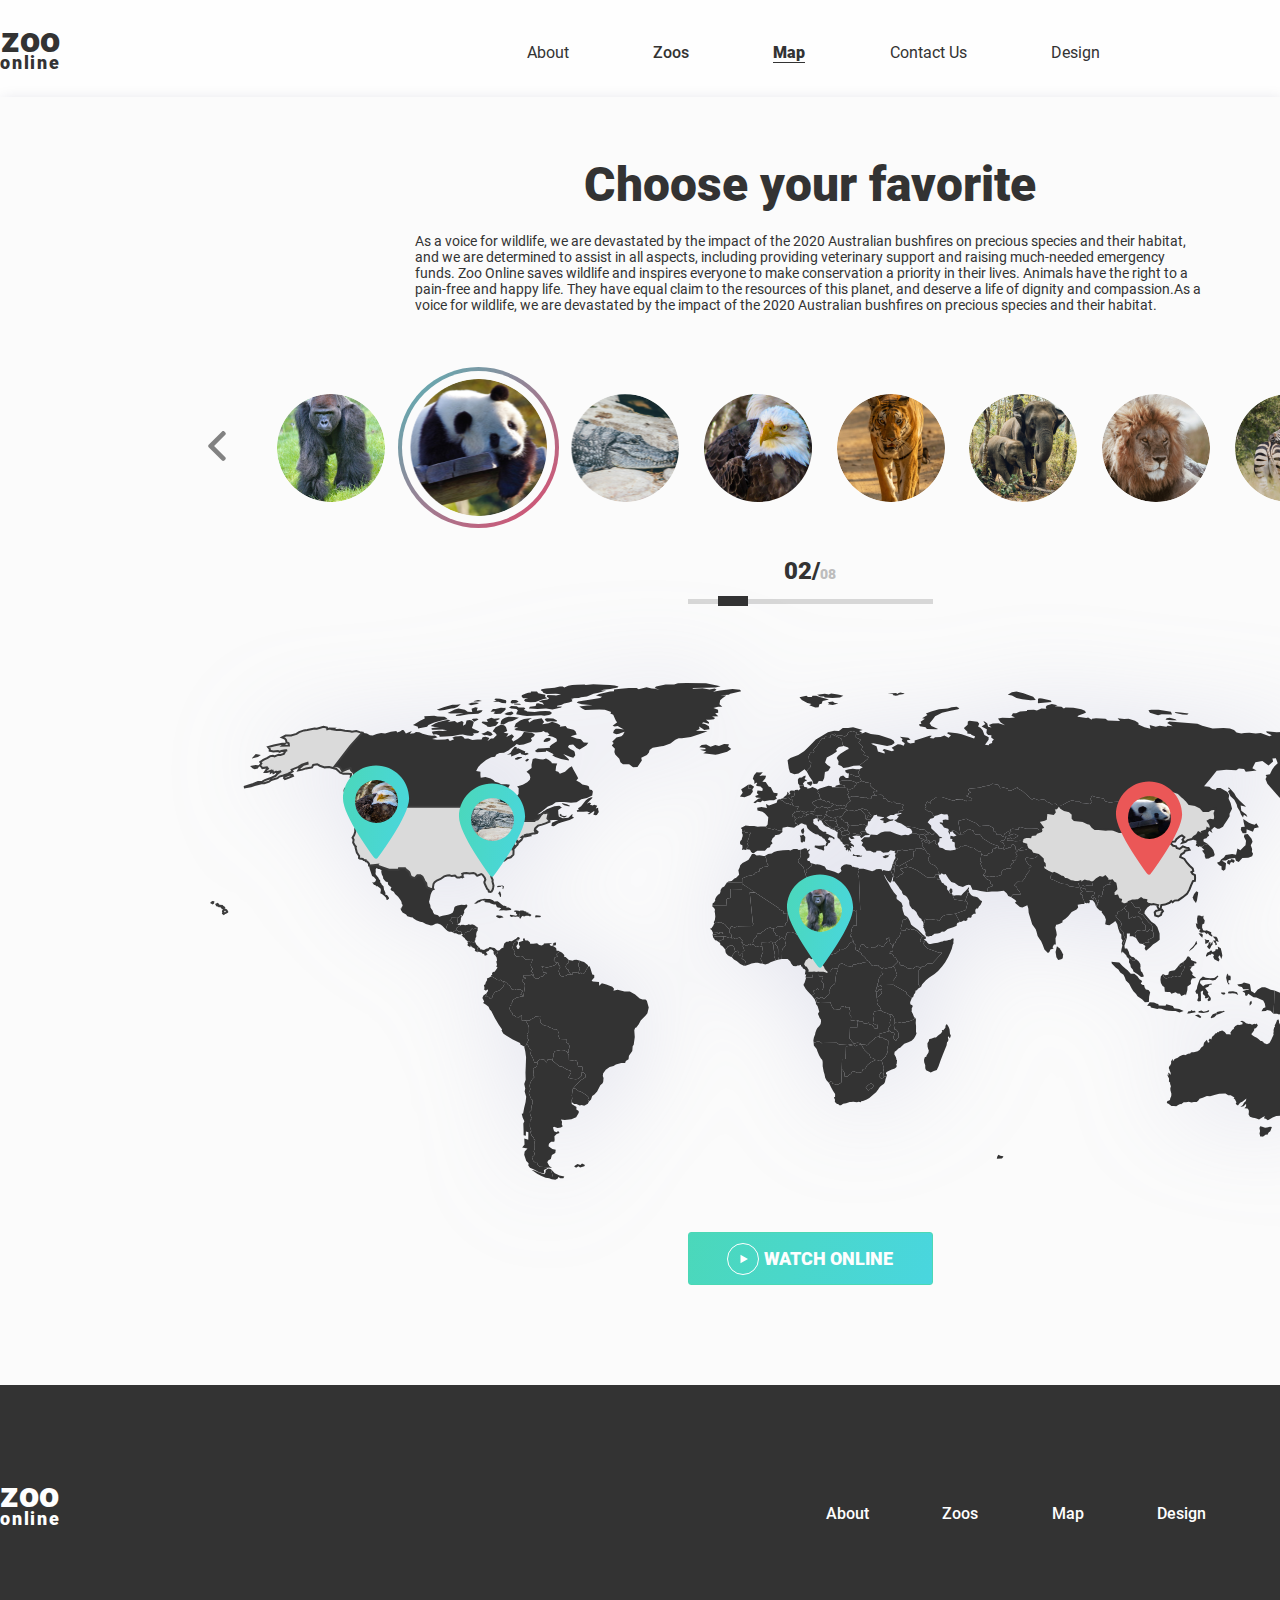
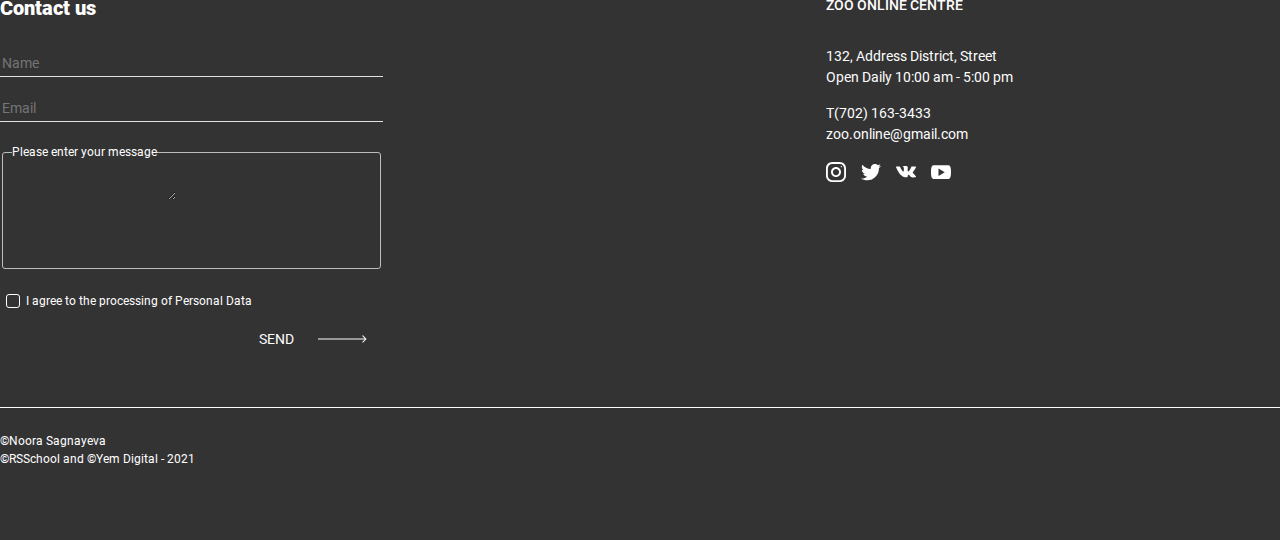
<file: pages/page2/page2.html>
<!DOCTYPE html>
<html lang="en">

<head>
    <meta charset="UTF-8" />
    <meta http-equiv="X-UA-Compatible" content="IE=edge" />
    <meta name="viewport" content="width=device-width, initial-scale=1.0" />
    <title>Online Zoo</title>
    <link rel="stylesheet" href="../../assets/style/normalize.css" />
    <link rel="stylesheet" href="style/style_main.css" />
    <link rel="stylesheet" href="style/style-page2.css">
    <link rel="stylesheet" href="style/main-adaptive.css">
    <link rel="stylesheet" href="style/adaptive_page2.css">
</head>

<body class="theme light-theme">
    <div class="header">
        <header>
            <h1>Online zoo</h1>
            <a href="../page1/index.html">
              <div class="logo">
                <h6>zoo</h6>
                <p>online</p>
              </div>
            </a>
            <nav>
              <ul>
                <li><a href="../page1/index.html">About</a></li>
                <li><a href="../page3/panda.html">Zoos</a></li>
                <li><a class="active" href="../page2/page2.html">Map</a></li>
                <li><a href="#contact">Contact Us</a></li>
                <li><a href="https://www.figma.com/file/HKt5Nlx0jghQtJp6jW9q8F/zooApp?node-id=0%3A1">
                      Design</a></li>
              </ul>
            </nav>
            <div class="switch-change-theme">
              <label class="switch" for="day-night">
                <input type="checkbox" id="day-night">
                <span class="change-theme round"></span>
              </label>
            </div>
            <div class="menu">
              <div class="dropdown">
              <ul>
                <li><a href="../page1/index.html">About</a></li>
                <li><a  href="../page3/panda.html">Zoos</a></li>
                <li><a class="active" href="../page2/page2.html">Map</a></li>
                <li><a href="#contact">Contact Us</a></li>
                <li><a href="https://www.figma.com/file/HKt5Nlx0jghQtJp6jW9q8F/zooApp?node-id=0%3A1">
                      Design</a></li>
              </ul>
            </div>
            </div>
            
          </header>
    </div>

    <div class="map-page">
        <section>
            <h2>Choose your favorite</h2>
            <p class="text-block">As a voice for wildlife, we are devastated by the impact of the 2020 Australian
                bushfires on precious species and their habitat, and we are determined to assist in all aspects,
                including providing veterinary support and raising much-needed emergency funds. Zoo Online saves
                wildlife and inspires everyone to make conservation a priority in their lives. Animals have the right to
                a pain-free and happy life. They have equal claim to the resources of this planet, and deserve a life of
                dignity and compassion.As a voice for wildlife, we are devastated by the impact of the 2020 Australian
                bushfires on precious species and their habitat.</p>
            <div class="map-page__slider">
                <div class="slider">
                    <div class="arrow">
                        <svg width="30" height="30" viewBox="0 0 30 30" fill="none" xmlns="http://www.w3.org/2000/svg">
                            <path
                                d="M6.6663 16.1706L20.0167 29.5207C20.3255 29.8298 20.7376 30 21.1772 30C21.6167 30 22.0289 29.8298 22.3376 29.5207L23.3208 28.5378C23.9605 27.8973 23.9605 26.8564 23.3208 26.2169L12.1102 15.0062L23.3332 3.78314C23.642 3.47412 23.8125 3.06217 23.8125 2.6229C23.8125 2.18315 23.642 1.7712 23.3332 1.46194L22.3501 0.479263C22.0411 0.17024 21.6291 0 21.1896 0C20.7501 0 20.3379 0.17024 20.0291 0.479263L6.6663 13.8416C6.35679 14.1516 6.18679 14.5655 6.18777 15.0055C6.18679 15.4472 6.35679 15.8608 6.6663 16.1706Z"
                                fill="#828282" />
                        </svg>
                    </div>
                    <div class="map-page__slides">
                        <div class="wrap" title="gorilla">
                            <!-- <div class="slide__border">
                                <div class="slide__wraper">
                                </div>
                            </div> -->
                            <div class="slide__item1 common-slide"></div>
                        </div>
                        <div class="wrap item__active" title="panda">
                            <div class="slide__border">
                                <div class="slide__wraper">
                                </div>
                            </div>
                            <div class="slide__item2  common-slide"></div>
                        </div>
                        <div class="wrap" title="alligator">
                            <!-- <div class="slide__border">
                                <div class="slide__wraper">
                                </div>
                            </div> -->
                            <div class="slide__item3 common-slide"></div>
                        </div>
                        <div class="wrap" title="eagle">
                            <!-- <div class="slide__border">
                                <div class="slide__wraper">
                                </div>
                            </div> -->
                            <div class="slide__item4 common-slide"></div>
                        </div>
                        <div class="wrap" title="tiger">
                            <!-- <div class="slide__border">
                                <div class="slide__wraper">
                                </div>
                            </div> -->
                            <div class="slide__item5 common-slide"></div>
                        </div>
                        <div class="wrap" title="elefant">
                            <!-- <div class="slide__border">
                                <div class="slide__wraper">
                                </div>
                            </div> -->
                            <div class="slide__item6 common-slide"></div>
                        </div>
                        <div class="wrap" title="lion">
                            <!-- <div class="slide__border">
                                <div class="slide__wraper">
                                </div>
                            </div> -->
                            <div class="slide__item7 common-slide"></div>
                        </div>
                        <div class="wrap" title="zebra">
                            <!-- <div class="slide__border">
                                <div class="slide__wraper">
                                </div>
                            </div> -->
                            <div class="slide__item8 common-slide"></div>
                        </div>
                    </div>
                    <div class="arrow">
                        <svg width="30" height="30" viewBox="0 0 30 30" fill="none" xmlns="http://www.w3.org/2000/svg">
                            <path
                                d="M23.3337 13.8294L9.98332 0.479264C9.67454 0.170243 9.26235 0 8.82284 0C8.38334 0 7.97114 0.170243 7.66237 0.479264L6.6792 1.46218C6.03945 2.10267 6.03945 3.14363 6.6792 3.78314L17.8898 14.9938L6.66676 26.2169C6.35799 26.5259 6.1875 26.9378 6.1875 27.3771C6.1875 27.8168 6.35799 28.2288 6.66676 28.5381L7.64993 29.5207C7.95895 29.8298 8.3709 30 8.81041 30C9.24991 30 9.66211 29.8298 9.97088 29.5207L23.3337 16.1584C23.6432 15.8484 23.8132 15.4345 23.8122 14.9945C23.8132 14.5528 23.6432 14.1392 23.3337 13.8294Z"
                                fill="#333333" />
                        </svg>
                    </div>
                </div>

                <div class="slider__container">
                    <p><span>02/</span>08</p>
              <input class="inp" type="range" min=1 max=8 value=2 step=1>
                </div>
            </div>
            <div class="map__img">
                <div class="animal-location eagle" title="Eagle">
                    <div class="animal-icon">
                        <svg width="68" height="94" viewBox="0 0 68 94" fill="none" xmlns="http://www.w3.org/2000/svg">
                            <path
                                d="M34.0345 0.496094C15.8014 0.496094 0.968262 15.331 0.968262 33.5663C0.968262 51.2064 31.1986 91.3966 32.4864 93.1007C32.8482 93.5871 33.4278 93.871 34.0347 93.871C34.6416 93.871 35.2213 93.5871 35.5831 93.1007C36.8706 91.3966 67.1012 51.2065 67.1012 33.5663C67.1008 15.331 52.2676 0.496094 34.0345 0.496094ZM34.0345 51.0741C24.3831 51.0741 16.5288 43.219 16.5288 33.5663C16.5288 23.9137 24.3831 16.0585 34.0345 16.0585C43.686 16.0585 51.5402 23.9137 51.5402 33.5663C51.5402 43.219 43.686 51.0741 34.0345 51.0741Z"
                                fill="url(#paint0_linear)" />
                            <defs>
                                <linearGradient id="paint0_linear" x1="-11.38" y1="0.496093" x2="83.3795" y2="20.869"
                                    gradientUnits="userSpaceOnUse">
                                    <stop stop-color="#4BD8B5" />
                                    <stop offset="1" stop-color="#49D6DF" />
                                </linearGradient>
                            </defs>
                        </svg>
                        <img class="animal-photo" src="../../assets/images/eagle.png" alt="Eagle">
                    </div>
                </div>
                <div class="animal-location crocodail" title="Crocodail">
                    <div class="animal-icon">
                        <svg width="68" height="94" viewBox="0 0 68 94" fill="none" xmlns="http://www.w3.org/2000/svg">
                            <path
                                d="M34.0345 0.496094C15.8014 0.496094 0.968262 15.331 0.968262 33.5663C0.968262 51.2064 31.1986 91.3966 32.4864 93.1007C32.8482 93.5871 33.4278 93.871 34.0347 93.871C34.6416 93.871 35.2213 93.5871 35.5831 93.1007C36.8706 91.3966 67.1012 51.2065 67.1012 33.5663C67.1008 15.331 52.2676 0.496094 34.0345 0.496094ZM34.0345 51.0741C24.3831 51.0741 16.5288 43.219 16.5288 33.5663C16.5288 23.9137 24.3831 16.0585 34.0345 16.0585C43.686 16.0585 51.5402 23.9137 51.5402 33.5663C51.5402 43.219 43.686 51.0741 34.0345 51.0741Z"
                                fill="url(#paint0_linear)" />
                            <defs>
                                <linearGradient id="paint0_linear" x1="-11.38" y1="0.496093" x2="83.3795" y2="20.869"
                                    gradientUnits="userSpaceOnUse">
                                    <stop stop-color="#4BD8B5" />
                                    <stop offset="1" stop-color="#49D6DF" />
                                </linearGradient>
                            </defs>
                        </svg>
                        <img class="animal-photo" src="../../assets/images/aligator.png" alt="Crocodail">
                    </div>
                </div>
                <div class="animal-location garilla" title="Gorilla">
                    <div class="animal-icon">
                        <svg width="68" height="94" viewBox="0 0 68 94" fill="none" xmlns="http://www.w3.org/2000/svg">
                            <path
                                d="M34.0345 0.496094C15.8014 0.496094 0.968262 15.331 0.968262 33.5663C0.968262 51.2064 31.1986 91.3966 32.4864 93.1007C32.8482 93.5871 33.4278 93.871 34.0347 93.871C34.6416 93.871 35.2213 93.5871 35.5831 93.1007C36.8706 91.3966 67.1012 51.2065 67.1012 33.5663C67.1008 15.331 52.2676 0.496094 34.0345 0.496094ZM34.0345 51.0741C24.3831 51.0741 16.5288 43.219 16.5288 33.5663C16.5288 23.9137 24.3831 16.0585 34.0345 16.0585C43.686 16.0585 51.5402 23.9137 51.5402 33.5663C51.5402 43.219 43.686 51.0741 34.0345 51.0741Z"
                                fill="url(#paint0_linear)" />
                            <defs>
                                <linearGradient id="paint0_linear" x1="-11.38" y1="0.496093" x2="83.3795" y2="20.869"
                                    gradientUnits="userSpaceOnUse">
                                    <stop stop-color="#4BD8B5" />
                                    <stop offset="1" stop-color="#49D6DF" />
                                </linearGradient>
                            </defs>
                        </svg>
                        <img class="animal-photo" src="../../assets/images/garilla_map.png" alt="garilla">
                    </div>
                </div>
                <div class="animal-location panda active-location" title="Panda">
                    <div class="animal-icon">
                        <svg width="68" height="94" viewBox="0 0 68 94" fill="none" xmlns="http://www.w3.org/2000/svg">
                            <path
                                d="M34.0345 0.496094C15.8014 0.496094 0.968262 15.331 0.968262 33.5663C0.968262 51.2064 31.1986 91.3966 32.4864 93.1007C32.8482 93.5871 33.4278 93.871 34.0347 93.871C34.6416 93.871 35.2213 93.5871 35.5831 93.1007C36.8706 91.3966 67.1012 51.2065 67.1012 33.5663C67.1008 15.331 52.2676 0.496094 34.0345 0.496094ZM34.0345 51.0741C24.3831 51.0741 16.5288 43.219 16.5288 33.5663C16.5288 23.9137 24.3831 16.0585 34.0345 16.0585C43.686 16.0585 51.5402 23.9137 51.5402 33.5663C51.5402 43.219 43.686 51.0741 34.0345 51.0741Z"
                                fill="url(#paint0_linear)" />
                            <defs>
                                <linearGradient id="paint0_linear" x1="-11.38" y1="0.496093" x2="83.3795" y2="20.869"
                                    gradientUnits="userSpaceOnUse">
                                    <stop stop-color="#4BD8B5" />
                                    <stop offset="1" stop-color="#49D6DF" />
                                </linearGradient>
                            </defs>
                        </svg>
                        <img class="animal-photo" src="../../assets/images/panda.jpg" alt="panda">
                    </div>
                </div>
            </div>
            <div class="map-page__button">
                <button>
                    <a href="../page3/panda.html">
                        <svg width="32" height="32" viewBox="0 0 32 32" fill="none" xmlns="http://www.w3.org/2000/svg">
                            <circle cx="16" cy="16" r="15.5" stroke="white" />
                            <path d="M21 16L13.5 20.3301V11.6699L21 16Z" fill="white" />
                        </svg>
                        <p>watch online</p>
                    </a>
                </button>
            </div>
        </section>
    </div>

    <div class="footer">
        <footer>
            <div class="footer__info">
              <div class="footer__contacts">
                <a href="#">
                  <div class="logo">
                    <h6>zoo</h2>
                    <p>online</p>
                  </div>
                </a>
                <ul>
                  <li><a href="index.html">About</a></li>
                  <li><a href="../page3/panda.html">Zoos</a></li>
                  <li><a href="../page2/page2.html">Map</a></li>
                  <li><a href="https://www.figma.com/file/HKt5Nlx0jghQtJp6jW9q8F/zooApp?node-id=0%3A1">Design</a></li>
                </ul>
                <h3 id="contact">Contact us</h3>
                <form action="get">
                  <input type="text" name="name" id="user-name" placeholder="Name" required >
                  <input type="email" name="email" id="user-email" placeholder="Email" required >
                  <fieldset>
                    <legend>Please enter your message</legend>
                    <textarea name="message" id="message" maxlength="280" required ></textarea>
                  </fieldset>
                  <div>
                    <input type="checkbox" name="check-agree" id="check-agree" required >
                  <label for="check-agree">I agree to the processing of Personal Data</label>
                  </div>
                  <input type="submit" value="SEND">
                </form>
              </div>
              <div class="footer__wraper">
                <div class="footer__navigation">
                  <ul class="nav">
                    <li><a href="index.html">About</a></li>
                    <li><a href="../page3/panda.html">Zoos</a></li>
                    <li><a href="../page2/page2.html">Map</a></li>
                    <li><a href="https://www.figma.com/file/HKt5Nlx0jghQtJp6jW9q8F/zooApp?node-id=0%3A1">Design</a></li>
                  </ul>
                  <div class="footer__location">
                    <address>ZOO Online Centre</address>
                    <div>
                      <p>132, Address District, Street </p>
                      <p>Open Daily 10:00 am - 5:00 pm</p>
                    </div>
                    <div>
                      <p><a href="tel:7021633433">T(702) 163-3433</a></p>
                      <p><a href="mailto: zoo.online@gmail.com">zoo.online@gmail.com</a></p>
                    </div>
                    <ul class="footer__social">
                      <li><a class="instagram social-icon" href="https://www.instagram.com/?hl=ru"></a></li>
                      <li><a class="twitter social-icon" href="https://twitter.com/?lang=ru"> </a></li>
                      <li><a class="vk social-icon" href="https://vk.com/"> </a></li>
                      <li><a class="youtube social-icon" href="https://www.youtube.com/"> </a></li>
                    </ul>
                  </div>
                </div>
                <div class="footer__button" onclick="myModal.open()">
                  <button id="btn">
                    donate for volunteers
                  </button>
                </div>
              </div>
            </div>
            <div class="footer__autor">
              <p>©Noora Sagnayeva</p>
              <p>©RSSchool and ©Yem Digital - 2021</p>
            </div>
          </footer>
      </div>
      <script src="script/main-script.js"></script>
      <script src="script/popup.js"></script>
</body>

</html>
</file>
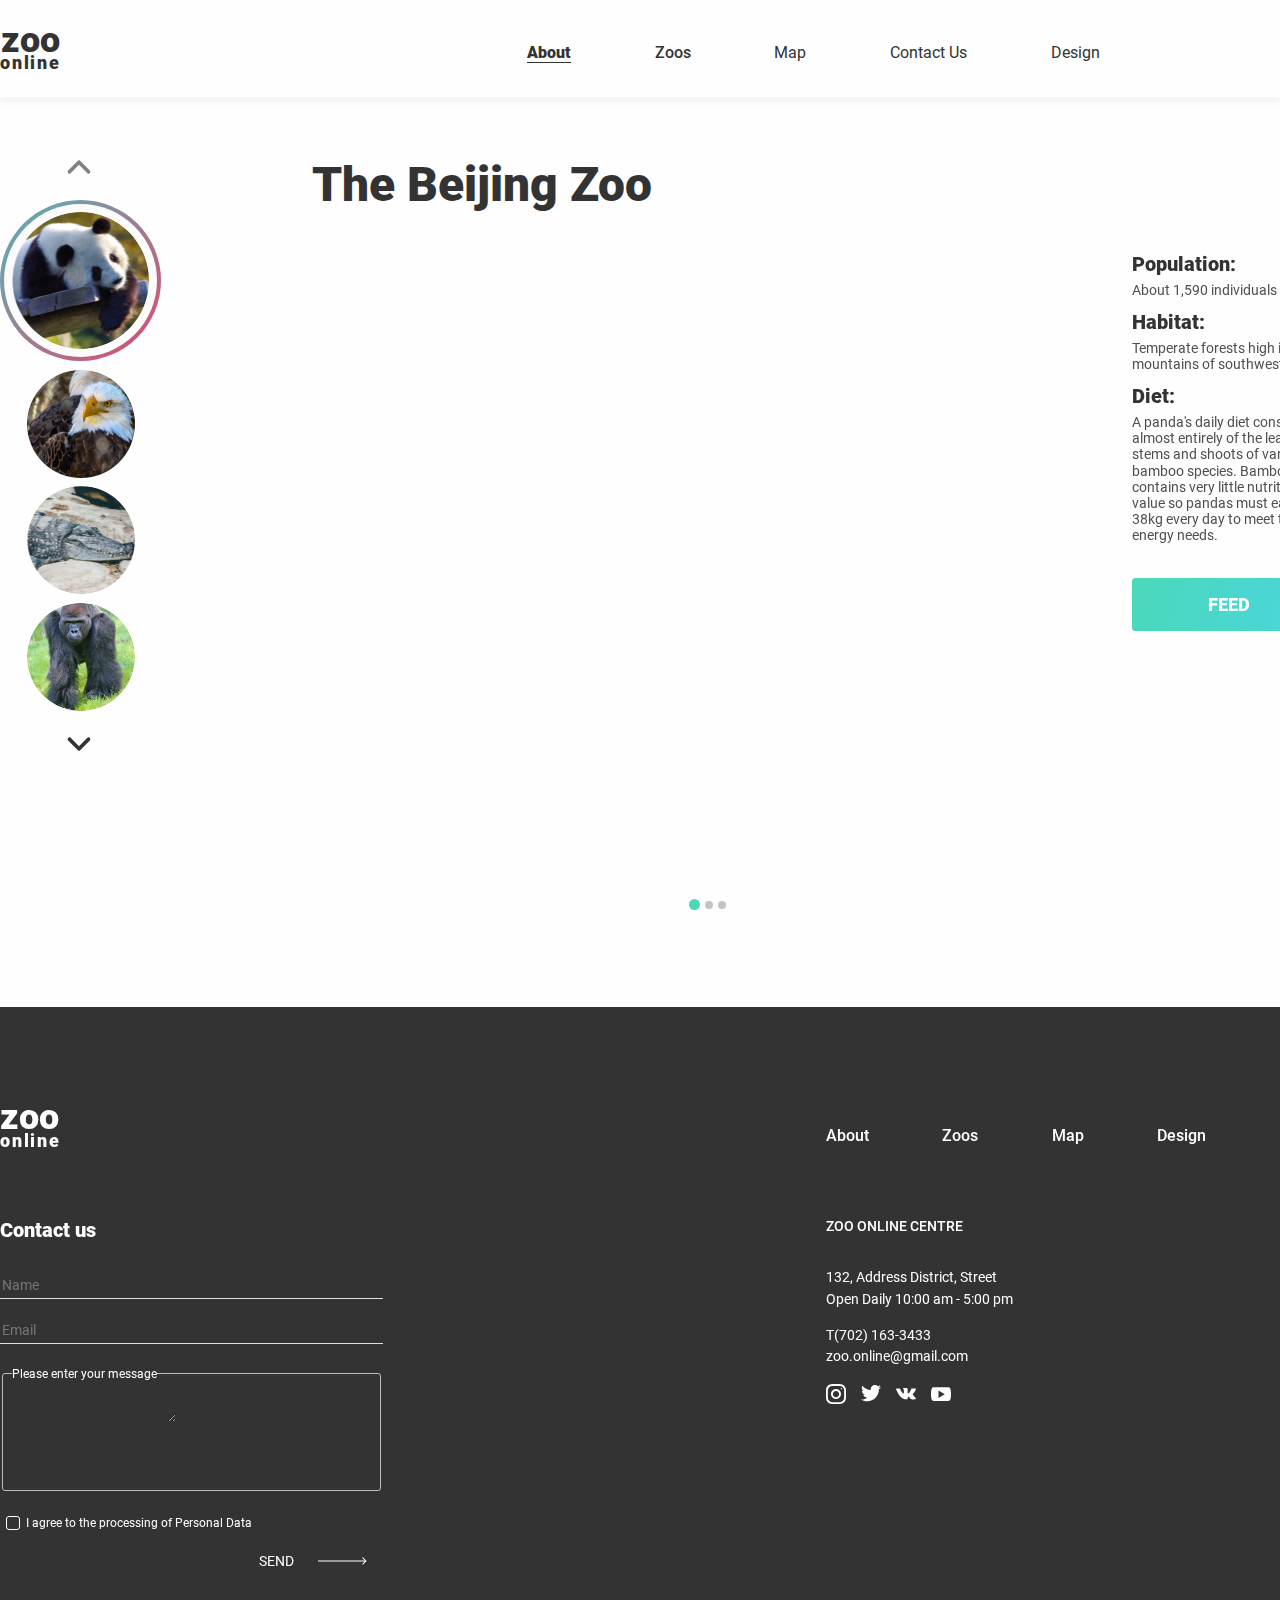
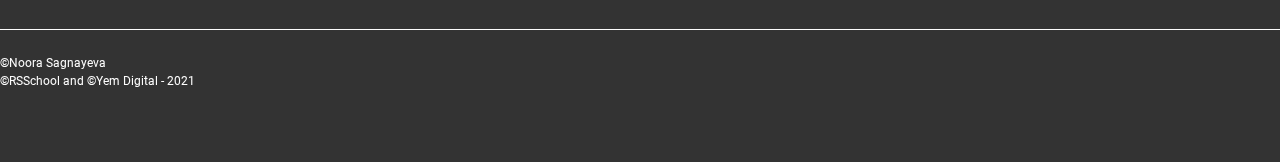
<file: pages/page3/panda.html>
<!DOCTYPE html>
<html lang="en">

<head>
    <meta charset="UTF-8" />
    <meta http-equiv="X-UA-Compatible" content="IE=edge" />
    <meta name="viewport" content="width=device-width, initial-scale=1.0" />
    <title>Online Zoo</title>
    <link rel="stylesheet" href="../../assets/style/normalize.css" />
    <link rel="stylesheet" href="style/style_main.css" />
    <link rel="stylesheet" href="style/style_page3.css" />
    <link rel="stylesheet" href="style/main-adaptive.css">
    <link rel="stylesheet" href="style/adaptive_zoos.css">
</head>

<body class="theme light-theme">
    <div class="header">
        <header>
            <h1>Online zoo</h1>
            <a href="../page1/index.html">
              <div class="logo">
                <h6>zoo</h6>
                <p>online</p>
              </div>
            </a>
            <nav>
              <ul>
                <li><a class="active" href="#">About</a></li>
                <li><a href="../page3/panda.html">Zoos</a></li>
                <li><a href="../page2/page2.html">Map</a></li>
                <li><a href="#contact">Contact Us</a></li>
                <li><a href="https://www.figma.com/file/HKt5Nlx0jghQtJp6jW9q8F/zooApp?node-id=0%3A1">
                      Design</a></li>
              </ul>
            </nav>
            <div class="switch-change-theme">
              <label class="switch" for="day-night">
                <input type="checkbox" id="day-night">
                <span class="change-theme round"></span>
              </label>
            </div>
            <div class="menu">
              <div class="dropdown">
              <ul>
                <li><a class="active" href="#">About</a></li>
                <li><a href="../page3/panda.html">Zoos</a></li>
                <li><a href="../page2/page2.html">Map</a></li>
                <li><a href="#contact">Contact Us</a></li>
                <li><a href="https://www.figma.com/file/HKt5Nlx0jghQtJp6jW9q8F/zooApp?node-id=0%3A1">
                      Design</a></li>
              </ul>
            </div>
            </div>
            
          </header>
    </div>
    <main>
        <aside class="sidebar">
            <div class="slider">
                <div class="arrow">
                    <svg width="23" height="23" viewBox="0 0 30 30" fill="none" xmlns="http://www.w3.org/2000/svg">
                        <path
                            d="M6.6663 16.1706L20.0167 29.5207C20.3255 29.8298 20.7376 30 21.1772 30C21.6167 30 22.0289 29.8298 22.3376 29.5207L23.3208 28.5378C23.9605 27.8973 23.9605 26.8564 23.3208 26.2169L12.1102 15.0062L23.3332 3.78314C23.642 3.47412 23.8125 3.06217 23.8125 2.6229C23.8125 2.18315 23.642 1.7712 23.3332 1.46194L22.3501 0.479263C22.0411 0.17024 21.6291 0 21.1896 0C20.7501 0 20.3379 0.17024 20.0291 0.479263L6.6663 13.8416C6.35679 14.1516 6.18679 14.5655 6.18777 15.0055C6.18679 15.4472 6.35679 15.8608 6.6663 16.1706Z"
                            fill="#828282" />
                    </svg>
                </div>
                <div class="sidebar__slides">
                    <a href="../page3/panda.html">
                    <div class="wrap item__active" title="Panda">
                        <div class="slide__border">
                            <div class="slide__wraper"></div>
                        </div>
                        <div class="slide__item2 common-slide"></div>
                    </div>
                </a>
                <a href="../page4/page4.html">
                        <div class="wrap" title="Eagle">
                            <div class="slide__item4 common-slide"></div>
                        </div>
                    </a>
                    <a href="../page5/page5.html">
                        <div class="wrap" title="Crocodail">
                            <div class="slide__item3 common-slide"></div>
                        </div>
                    </a>
                    <a href="../page6/page6.html">
                        <div class="wrap" title="Gorilla">
                            <div class="slide__item1 common-slide"></div>
                        </div>
                    </a>
                    
                    <!-- <div class="wrap">
                            <div class="slide__item5 common-slide"></div>
                        </div>
                        <div class="wrap">
                            <div class="slide__item6 common-slide"></div>
                        </div>
                        <div class="wrap">
                            <div class="slide__item7 common-slide"></div>
                        </div>
                        <div class="wrap">
                            <div class="slide__item8 common-slide"></div>
                        </div> -->
                </div>
                <div class="arrow">
                    <svg width="23" height="23" viewBox="0 0 30 30" fill="none" xmlns="http://www.w3.org/2000/svg">
                        <path
                            d="M23.3337 13.8294L9.98332 0.479264C9.67454 0.170243 9.26235 0 8.82284 0C8.38334 0 7.97114 0.170243 7.66237 0.479264L6.6792 1.46218C6.03945 2.10267 6.03945 3.14363 6.6792 3.78314L17.8898 14.9938L6.66676 26.2169C6.35799 26.5259 6.1875 26.9378 6.1875 27.3771C6.1875 27.8168 6.35799 28.2288 6.66676 28.5381L7.64993 29.5207C7.95895 29.8298 8.3709 30 8.81041 30C9.24991 30 9.66211 29.8298 9.97088 29.5207L23.3337 16.1584C23.6432 15.8484 23.8132 15.4345 23.8122 14.9945C23.8132 14.5528 23.6432 14.1392 23.3337 13.8294Z"
                            fill="#333333" />
                    </svg>
                </div>
            </div>
        </aside>

        <div class="main">
            <h2>The Beijing Zoo</h2>
            <div class="main__wraper">
                <div class="main__video-block">
                    <div class="main__video">
                        <iframe width="790" height="442" src="https://www.youtube.com/embed/OObOQ2GElhA?start=23794"
                            title="YouTube video player" frameborder="0"
                            allow="accelerometer; autoplay; clipboard-write; encrypted-media; gyroscope; picture-in-picture"
                            allowfullscreen></iframe>
                    </div>
                    <div class="main__slider">
                        <!-- <div class="main__check"> -->
                            <input type="radio" class="radio acive_radio" name="first" id="main__item1" checked hidden>
                            <input type="radio" class="radio" name="second" id="main__item2" hidden>
                            <input type="radio" class="radio" name="third" id="main__item3" hidden>
                        <!-- </div> -->
                        <div class="frame">

                            <div class="slides">
                            <div class="main__item">
                                <iframe width="246" height="141"
                                    src="https://www.youtube.com/embed/OObOQ2GElhA?start=23794"
                                    title="YouTube video player" frameborder="0"
                                    allow="accelerometer; autoplay; clipboard-write; encrypted-media; gyroscope; picture-in-picture"
                                    allowfullscreen></iframe>
                                <div class="white_wraper"></div>
                            </div>
                            <div class="main__item">
                                <iframe width="246" height="141"
                                    src="https://www.youtube.com/embed/OObOQ2GElhA?start=23794"
                                    title="YouTube video player" frameborder="0"
                                    allow="accelerometer; autoplay; clipboard-write; encrypted-media; gyroscope; picture-in-picture"
                                    allowfullscreen></iframe>
                                <div class="white_wraper"></div>
                            </div>
                            <div class="main__item">
                                <iframe width="246" height="141"
                                    src="https://www.youtube.com/embed/OObOQ2GElhA?start=23794"
                                    title="YouTube video player" frameborder="0"
                                    allow="accelerometer; autoplay; clipboard-write; encrypted-media; gyroscope; picture-in-picture"
                                    allowfullscreen></iframe>
                                <div class="white_wraper"></div>
                            </div>
                        </div>
                        </div>
                        
                        
                        <div class="main__label">
                            <label class="acive_radio " for="main__item1"></label>
                            <label for="main__item2"></label>
                            <label for="main__item3"></label>
                        </div>
                    </div>
                </div>

                <div class="main__discription">
                    <div class="animal-discript">
                        <h6>Population:</h6>
                        <p>About 1,590 individuals</p>
                        <h6>Habitat:</h6>
                        <p>Temperate forests high in the mountains of southwest China</p>
                        <h6>Diet:</h6>
                        <p>
                            A panda's daily diet consists almost entirely of the leaves,
                            stems and shoots of various bamboo species. Bamboo contains very
                            little nutritional value so pandas must eat 12-38kg every day to
                            meet their energy needs.
                        </p>
                    </div>
                    <div class="main__button">
                        <button id="btn">feed</button>
                    </div>
                </div>
            </div>
        </div>
    </main>

    <div class="footer">
        <footer>
            <div class="footer__info">
              <div class="footer__contacts">
                <a href="#">
                  <div class="logo">
                    <h6>zoo</h2>
                    <p>online</p>
                  </div>
                </a>
                <ul>
                  <li><a href="index.html">About</a></li>
                  <li><a href="../page3/panda.html">Zoos</a></li>
                  <li><a href="../page2/page2.html">Map</a></li>
                  <li><a href="https://www.figma.com/file/HKt5Nlx0jghQtJp6jW9q8F/zooApp?node-id=0%3A1">Design</a></li>
                </ul>
                <h3 id="contact">Contact us</h3>
                <form action="get">
                  <input type="text" name="name" id="user-name" placeholder="Name" required >
                  <input type="email" name="email" id="user-email" placeholder="Email" required >
                  <fieldset>
                    <legend>Please enter your message</legend>
                    <textarea name="message" id="message" maxlength="280" required ></textarea>
                  </fieldset>
                  <div>
                    <input type="checkbox" name="check-agree" id="check-agree" required >
                  <label for="check-agree">I agree to the processing of Personal Data</label>
                  </div>
                  <input type="submit" value="SEND">
                </form>
              </div>
              <div class="footer__wraper">
                <div class="footer__navigation">
                  <ul class="nav">
                    <li><a href="index.html">About</a></li>
                    <li><a href="../page3/panda.html">Zoos</a></li>
                    <li><a href="../page2/page2.html">Map</a></li>
                    <li><a href="https://www.figma.com/file/HKt5Nlx0jghQtJp6jW9q8F/zooApp?node-id=0%3A1">Design</a></li>
                  </ul>
                  <div class="footer__location">
                    <address>ZOO Online Centre</address>
                    <div>
                      <p>132, Address District, Street </p>
                      <p>Open Daily 10:00 am - 5:00 pm</p>
                    </div>
                    <div>
                      <p><a href="tel:7021633433">T(702) 163-3433</a></p>
                      <p><a href="mailto: zoo.online@gmail.com">zoo.online@gmail.com</a></p>
                    </div>
                    <ul class="footer__social">
                      <li><a class="instagram social-icon" href="https://www.instagram.com/?hl=ru"></a></li>
                      <li><a class="twitter social-icon" href="https://twitter.com/?lang=ru"> </a></li>
                      <li><a class="vk social-icon" href="https://vk.com/"> </a></li>
                      <li><a class="youtube social-icon" href="https://www.youtube.com/"> </a></li>
                    </ul>
                  </div>
                </div>
                <div class="footer__button" onclick="myModal.open()">
                  <button id="btn">
                    donate for volunteers
                  </button>
                </div>
              </div>
            </div>
            <div class="footer__autor">
              <p>©Noora Sagnayeva</p>
              <p>©RSSchool and ©Yem Digital - 2021</p>
            </div>
          </footer>
      </div>
      <script src="script/main-script.js"></script>
      <script src="script/popup.js"></script>
</body>

</html>
</file>
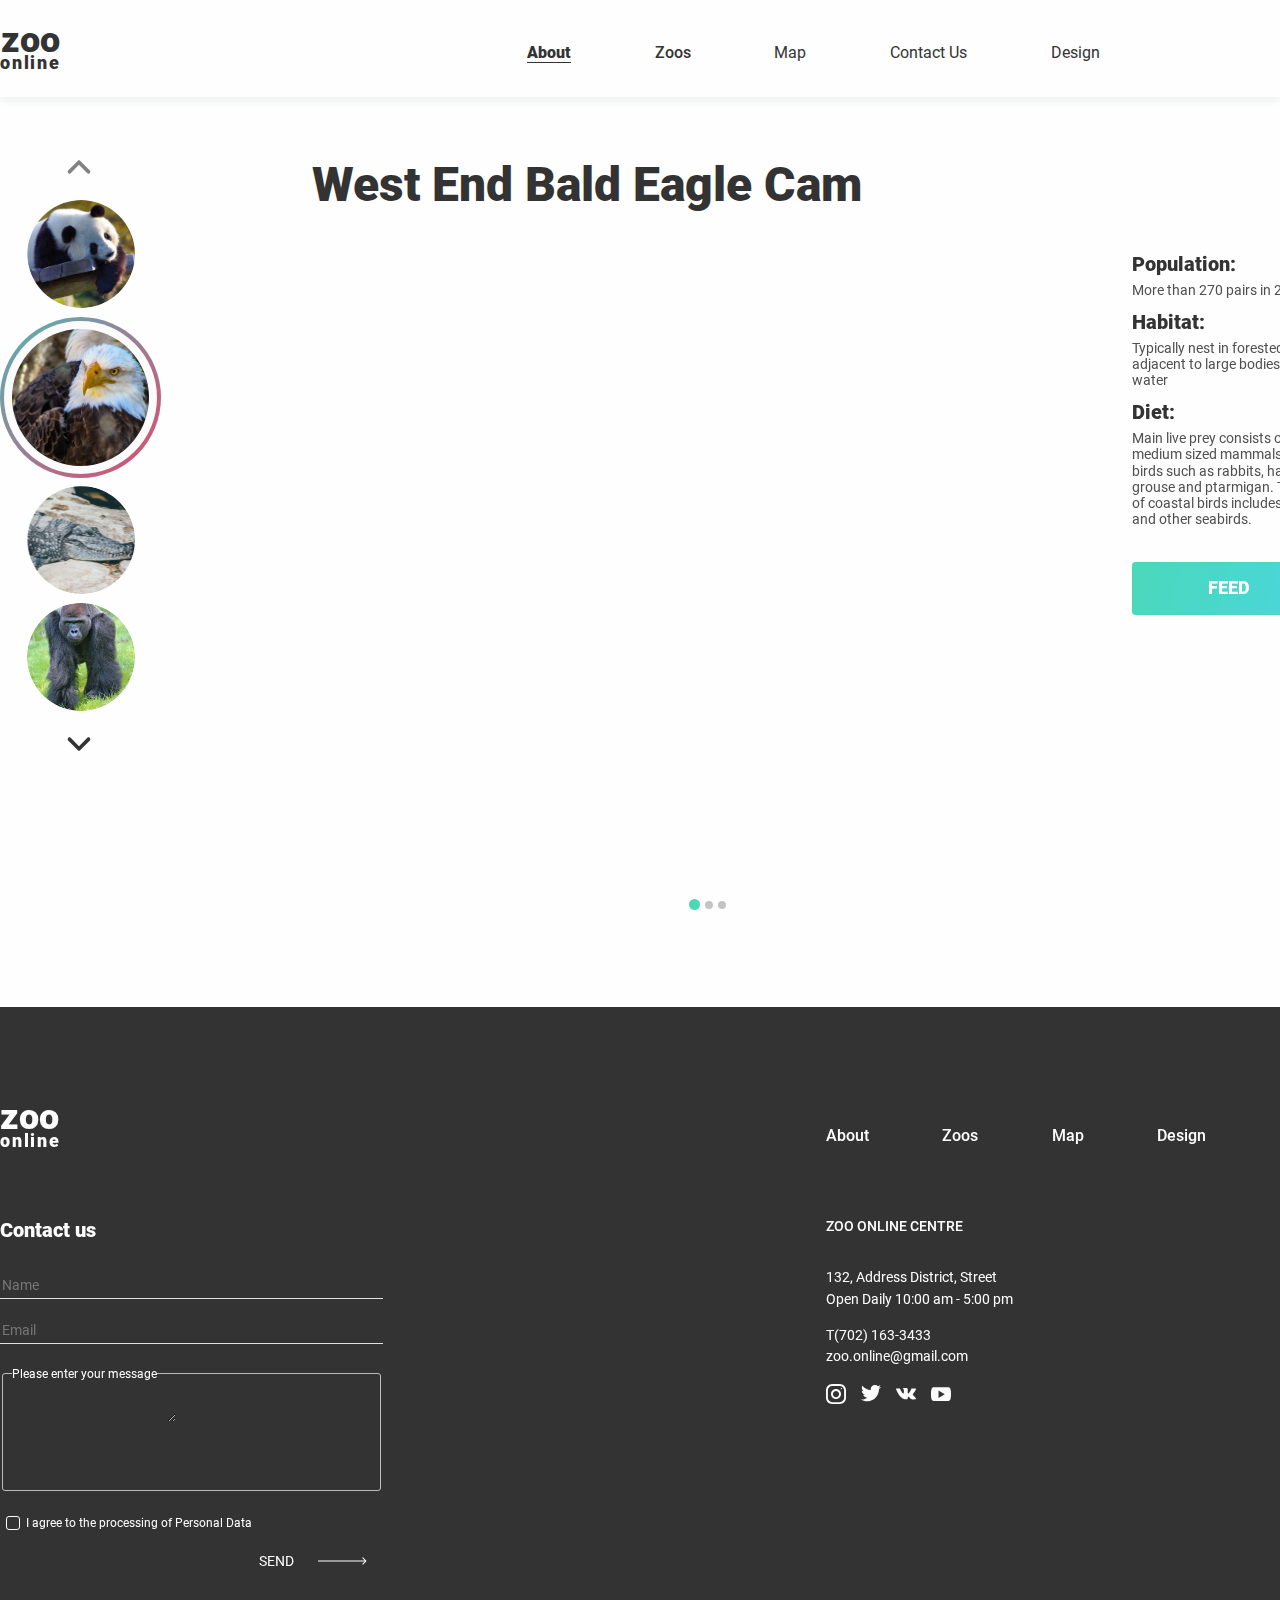
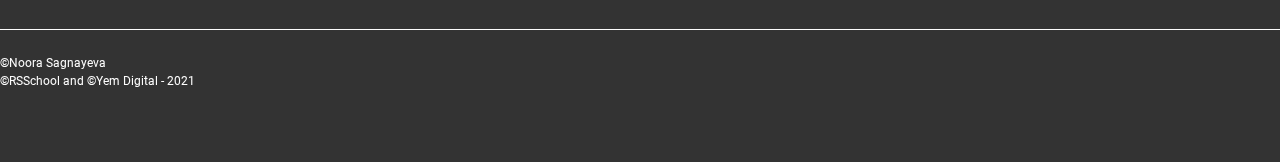
<file: pages/page4/page4.html>
<!DOCTYPE html>
<html lang="en">

<head>
    <meta charset="UTF-8" />
    <meta http-equiv="X-UA-Compatible" content="IE=edge" />
    <meta name="viewport" content="width=device-width, initial-scale=1.0" />
    <title>Online Zoo</title>
    <link rel="stylesheet" href="../../assets/style/normalize.css" />
    <link rel="stylesheet" href="style/style_main.css" />
    <link rel="stylesheet" href="style/style_page4.css" />
    <link rel="stylesheet" href="style/main-adaptive.css">
    <link rel="stylesheet" href="style/adaptive_zoos.css">
</head>

<body class="theme light-theme">
    <div class="header">
        <header>
            <h1>Online zoo</h1>
            <a href="../page1/index.html">
              <div class="logo">
                <h6>zoo</h6>
                <p>online</p>
              </div>
            </a>
            <nav>
              <ul>
                <li><a class="active" href="#">About</a></li>
                <li><a href="../page3/panda.html">Zoos</a></li>
                <li><a href="../page2/page2.html">Map</a></li>
                <li><a href="#contact">Contact Us</a></li>
                <li><a href="https://www.figma.com/file/HKt5Nlx0jghQtJp6jW9q8F/zooApp?node-id=0%3A1">
                      Design</a></li>
              </ul>
            </nav>
            <div class="switch-change-theme">
              <label class="switch" for="day-night">
                <input type="checkbox" id="day-night">
                <span class="change-theme round"></span>
              </label>
            </div>
            <div class="menu">
              <div class="dropdown">
              <ul>
                <li><a class="active" href="#">About</a></li>
                <li><a href="../page3/panda.html">Zoos</a></li>
                <li><a href="../page2/page2.html">Map</a></li>
                <li><a href="#contact">Contact Us</a></li>
                <li><a href="https://www.figma.com/file/HKt5Nlx0jghQtJp6jW9q8F/zooApp?node-id=0%3A1">
                      Design</a></li>
              </ul>
            </div>
            </div>
            
          </header>
    </div>
    <main>
        <aside class="sidebar">
            <div class="slider">
                <div class="arrow">
                    <svg width="23" height="23" viewBox="0 0 30 30" fill="none" xmlns="http://www.w3.org/2000/svg">
                        <path
                            d="M6.6663 16.1706L20.0167 29.5207C20.3255 29.8298 20.7376 30 21.1772 30C21.6167 30 22.0289 29.8298 22.3376 29.5207L23.3208 28.5378C23.9605 27.8973 23.9605 26.8564 23.3208 26.2169L12.1102 15.0062L23.3332 3.78314C23.642 3.47412 23.8125 3.06217 23.8125 2.6229C23.8125 2.18315 23.642 1.7712 23.3332 1.46194L22.3501 0.479263C22.0411 0.17024 21.6291 0 21.1896 0C20.7501 0 20.3379 0.17024 20.0291 0.479263L6.6663 13.8416C6.35679 14.1516 6.18679 14.5655 6.18777 15.0055C6.18679 15.4472 6.35679 15.8608 6.6663 16.1706Z"
                            fill="#828282" />
                    </svg>
                </div>
                <div class="sidebar__slides">
                    <a href="../page3/panda.html">
                        <div class="wrap " title="Panda">

                            <div class="slide__item2 common-slide"></div>
                        </div>
                    </a>
                    <a href="../page4/page4.html">
                        <div class="wrap item__active" title="Eagle">
                            <div class="slide__border">
                                <div class="slide__wraper"></div>
                            </div>
                            <div class="slide__item4 common-slide"></div>
                        </div>
                    </a>
                    <a href="../page5/page5.html">
                        <div class="wrap" title="Crocodail">
                            <div class="slide__item3 common-slide"></div>
                        </div>
                    </a>
                    <a href="../page6/page6.html">
                        <div class="wrap" title="Gorilla">
                            <div class="slide__item1 common-slide"></div>
                        </div>
                    </a>
                    <!-- <div class="wrap">
                            <div class="slide__item5 common-slide"></div>
                        </div>
                        <div class="wrap">
                            <div class="slide__item6 common-slide"></div>
                        </div>
                        <div class="wrap">
                            <div class="slide__item7 common-slide"></div>
                        </div>
                        <div class="wrap">
                            <div class="slide__item8 common-slide"></div>
                        </div> -->
                </div>
                <div class="arrow">
                    <svg width="23" height="23" viewBox="0 0 30 30" fill="none" xmlns="http://www.w3.org/2000/svg">
                        <path
                            d="M23.3337 13.8294L9.98332 0.479264C9.67454 0.170243 9.26235 0 8.82284 0C8.38334 0 7.97114 0.170243 7.66237 0.479264L6.6792 1.46218C6.03945 2.10267 6.03945 3.14363 6.6792 3.78314L17.8898 14.9938L6.66676 26.2169C6.35799 26.5259 6.1875 26.9378 6.1875 27.3771C6.1875 27.8168 6.35799 28.2288 6.66676 28.5381L7.64993 29.5207C7.95895 29.8298 8.3709 30 8.81041 30C9.24991 30 9.66211 29.8298 9.97088 29.5207L23.3337 16.1584C23.6432 15.8484 23.8132 15.4345 23.8122 14.9945C23.8132 14.5528 23.6432 14.1392 23.3337 13.8294Z"
                            fill="#333333" />
                    </svg>
                </div>
            </div>
        </aside>

        <div class="main">
            <h2>West End Bald Eagle Cam</h2>
            <div class="main__wraper">
                <div class="main__video-block">
                    <div class="main__video">
                        <iframe width="790" height="442" src="https://www.youtube.com/embed/RmmAzrAkKqI?start=23794"
                            title="YouTube video player" frameborder="0" allow="accelerometer; autoplay; clipboard-write;
                              encrypted-media; gyroscope; picture-in-picture" allowfullscreen></iframe>
                    </div>
                    <div class="main__slider">
                        <!-- <div class="main__check"> -->
                        <input type="radio" class="radio acive_radio" name="first" id="main__item1" checked hidden>
                        <input type="radio" class="radio" name="second" id="main__item2" hidden>
                        <input type="radio" class="radio" name="third" id="main__item3" hidden>
                        <!-- </div> -->
                        <div class="frame">

                            <div class="slides">
                                <div class="main__item">
                                    <iframe width="246" height="141"
                                        src="https://www.youtube.com/embed/RmmAzrAkKqI?start=23794"
                                        title="YouTube video player" frameborder="0" allow="accelerometer; autoplay; clipboard-write;
                                         encrypted-media; gyroscope; picture-in-picture" allowfullscreen></iframe>
                                    <div class="white_wraper"></div>
                                </div>
                                <div class="main__item">
                                    <iframe width="246" height="141"
                                        src="https://www.youtube.com/embed/RmmAzrAkKqI?start=23794"
                                        title="YouTube video player" frameborder="0" allow="accelerometer; autoplay; clipboard-write;
                                         encrypted-media; gyroscope; picture-in-picture" allowfullscreen></iframe>
                                    <div class="white_wraper"></div>
                                </div>
                                <div class="main__item">
                                    <iframe width="246" height="141"
                                        src="https://www.youtube.com/embed/RmmAzrAkKqI?start=23794"
                                        title="YouTube video player" frameborder="0" allow="accelerometer; autoplay; clipboard-write;
                                     encrypted-media; gyroscope; picture-in-picture" allowfullscreen></iframe>
                                    <div class="white_wraper"></div>
                                </div>
                            </div>
                        </div>


                        <div class="main__label">
                            <label class="acive_radio " for="main__item1"></label>
                            <label for="main__item2"></label>
                            <label for="main__item3"></label>
                        </div>
                    </div>
                </div>

                <div class="main__discription">
                    <div class="animal-discript">
                        <h6>Population:</h6>
                        <p>More than 270 pairs in 2013</p>
                        <h6>Habitat:</h6>
                        <p>Typically nest in forested areas adjacent to large bodies of water</p>
                        <h6>Diet:</h6>
                        <p>
                            Main live prey consists of medium sized mammals and birds such as rabbits, hares, grouse and
                            ptarmigan. The diet of coastal birds includes gulls and other seabirds.
                        </p>
                    </div>
                    <div class="main__button">
                        <button id="btn">feed</button>
                    </div>
                </div>
            </div>
        </div>
    </main>

    <div class="footer">
        <footer>
            <div class="footer__info">
              <div class="footer__contacts">
                <a href="#">
                  <div class="logo">
                    <h6>zoo</h2>
                    <p>online</p>
                  </div>
                </a>
                <ul>
                  <li><a href="index.html">About</a></li>
                  <li><a href="../page3/panda.html">Zoos</a></li>
                  <li><a href="../page2/page2.html">Map</a></li>
                  <li><a href="https://www.figma.com/file/HKt5Nlx0jghQtJp6jW9q8F/zooApp?node-id=0%3A1">Design</a></li>
                </ul>
                <h3 id="contact">Contact us</h3>
                <form action="get">
                  <input type="text" name="name" id="user-name" placeholder="Name" required >
                  <input type="email" name="email" id="user-email" placeholder="Email" required >
                  <fieldset>
                    <legend>Please enter your message</legend>
                    <textarea name="message" id="message" maxlength="280" required ></textarea>
                  </fieldset>
                  <div>
                    <input type="checkbox" name="check-agree" id="check-agree" required >
                  <label for="check-agree">I agree to the processing of Personal Data</label>
                  </div>
                  <input type="submit" value="SEND">
                </form>
              </div>
              <div class="footer__wraper">
                <div class="footer__navigation">
                  <ul class="nav">
                    <li><a href="index.html">About</a></li>
                    <li><a href="../page3/panda.html">Zoos</a></li>
                    <li><a href="../page2/page2.html">Map</a></li>
                    <li><a href="https://www.figma.com/file/HKt5Nlx0jghQtJp6jW9q8F/zooApp?node-id=0%3A1">Design</a></li>
                  </ul>
                  <div class="footer__location">
                    <address>ZOO Online Centre</address>
                    <div>
                      <p>132, Address District, Street </p>
                      <p>Open Daily 10:00 am - 5:00 pm</p>
                    </div>
                    <div>
                      <p><a href="tel:7021633433">T(702) 163-3433</a></p>
                      <p><a href="mailto: zoo.online@gmail.com">zoo.online@gmail.com</a></p>
                    </div>
                    <ul class="footer__social">
                      <li><a class="instagram social-icon" href="https://www.instagram.com/?hl=ru"></a></li>
                      <li><a class="twitter social-icon" href="https://twitter.com/?lang=ru"> </a></li>
                      <li><a class="vk social-icon" href="https://vk.com/"> </a></li>
                      <li><a class="youtube social-icon" href="https://www.youtube.com/"> </a></li>
                    </ul>
                  </div>
                </div>
                <div class="footer__button" onclick="myModal.open()">
                  <button id="btn">
                    donate for volunteers
                  </button>
                </div>
              </div>
            </div>
            <div class="footer__autor">
              <p>©Noora Sagnayeva</p>
              <p>©RSSchool and ©Yem Digital - 2021</p>
            </div>
            
          </footer>
      </div>
      <script src="script/main-script.js"></script>
      <script src="script/popup.js"></script>
</body>

</html>
</file>
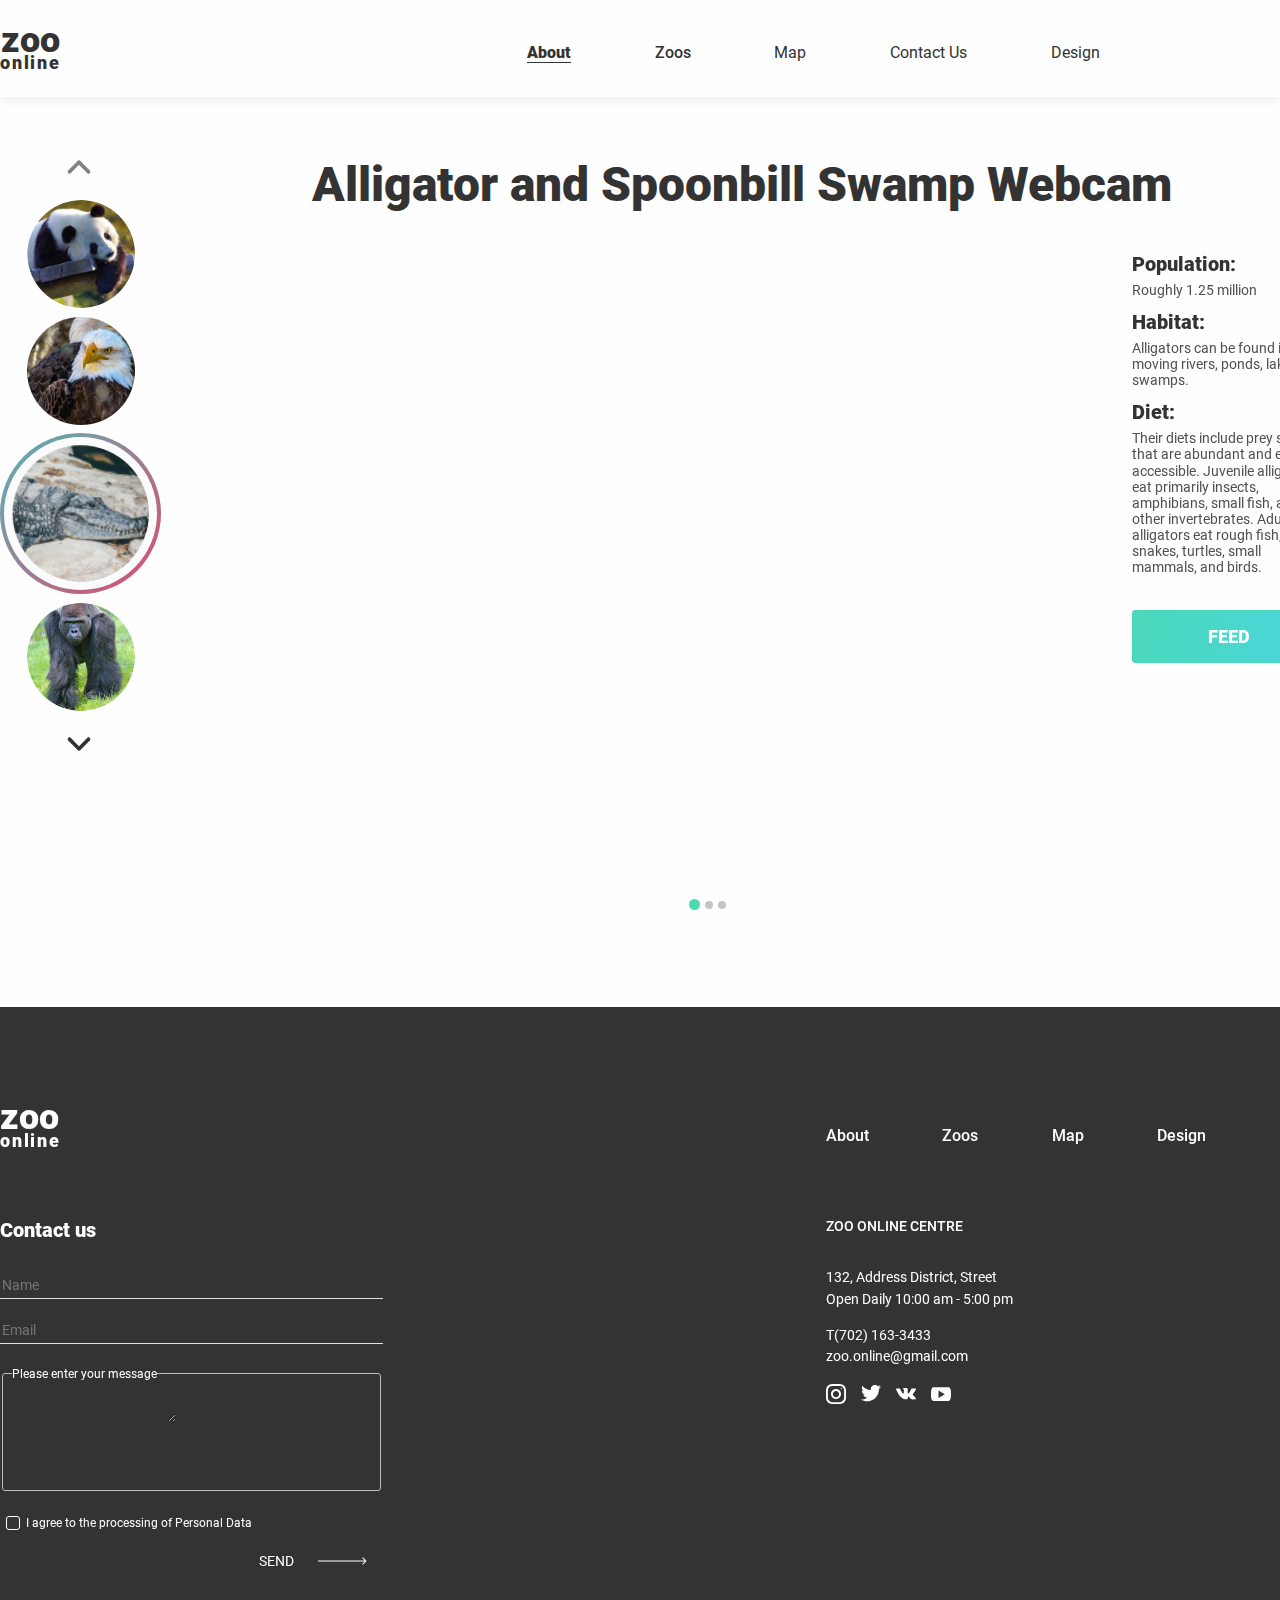
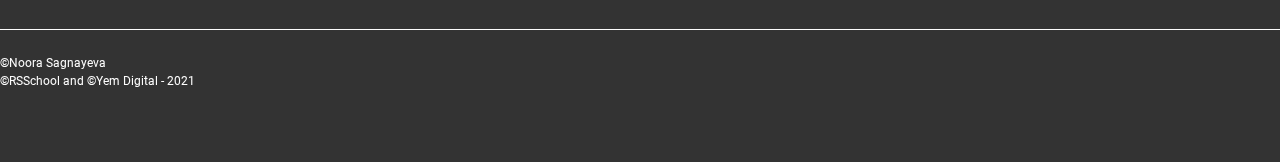
<file: pages/page5/page5.html>
<!DOCTYPE html>
<html lang="en">

<head>
    <meta charset="UTF-8" />
    <meta http-equiv="X-UA-Compatible" content="IE=edge" />
    <meta name="viewport" content="width=device-width, initial-scale=1.0" />
    <title>Online Zoo</title>
    <link rel="stylesheet" href="../../assets/style/normalize.css" />
    <link rel="stylesheet" href="style/style_main.css" />
    <link rel="stylesheet" href="style/style_page5.css" />
    <link rel="stylesheet" href="style/main-adaptive.css">
    <link rel="stylesheet" href="style/adaptive_zoos.css">
  </head>

  <body class="theme light-theme">
    <div class="header">
      <header>
        <h1>Online zoo</h1>
        <a href="../page1/index.html">
          <div class="logo">
            <h6>zoo</h6>
            <p>online</p>
          </div>
        </a>
        <nav>
          <ul>
            <li><a class="active" href="#">About</a></li>
            <li><a href="../page3/panda.html">Zoos</a></li>
            <li><a href="../page2/page2.html">Map</a></li>
            <li><a href="#contact">Contact Us</a></li>
            <li><a href="https://www.figma.com/file/HKt5Nlx0jghQtJp6jW9q8F/zooApp?node-id=0%3A1">
                  Design</a></li>
          </ul>
        </nav>
        <div class="switch-change-theme">
          <label class="switch" for="day-night">
            <input type="checkbox" id="day-night">
            <span class="change-theme round"></span>
          </label>
        </div>
        <div class="menu">
          <div class="dropdown">
          <ul>
            <li><a class="active" href="#">About</a></li>
            <li><a href="../page3/panda.html">Zoos</a></li>
            <li><a href="../page2/page2.html">Map</a></li>
            <li><a href="#contact">Contact Us</a></li>
            <li><a href="https://www.figma.com/file/HKt5Nlx0jghQtJp6jW9q8F/zooApp?node-id=0%3A1">
                  Design</a></li>
          </ul>
        </div>
        </div>
        
      </header>
    </div>
    <main>
        <aside class="sidebar">
            <div class="slider">
                <div class="arrow">
                    <svg width="23" height="23" viewBox="0 0 30 30" fill="none" xmlns="http://www.w3.org/2000/svg">
                        <path
                            d="M6.6663 16.1706L20.0167 29.5207C20.3255 29.8298 20.7376 30 21.1772 30C21.6167 30 22.0289 29.8298 22.3376 29.5207L23.3208 28.5378C23.9605 27.8973 23.9605 26.8564 23.3208 26.2169L12.1102 15.0062L23.3332 3.78314C23.642 3.47412 23.8125 3.06217 23.8125 2.6229C23.8125 2.18315 23.642 1.7712 23.3332 1.46194L22.3501 0.479263C22.0411 0.17024 21.6291 0 21.1896 0C20.7501 0 20.3379 0.17024 20.0291 0.479263L6.6663 13.8416C6.35679 14.1516 6.18679 14.5655 6.18777 15.0055C6.18679 15.4472 6.35679 15.8608 6.6663 16.1706Z"
                            fill="#828282" />
                    </svg>
                </div>
                <div class="sidebar__slides">
                    <a href="../page3/panda.html">
                        <div class="wrap " title="Panda">

                            <div class="slide__item2 common-slide"></div>
                        </div>
                    </a>
                    <a href="../page4/page4.html">
                        <div class="wrap" title="Eagle">
                            <div class="slide__item4 common-slide"></div>
                        </div>
                    </a>
                    <a href="../page5/page5.html">
                        <div class="wrap item__active" title="Crocodail">
                            <div class="slide__border">
                                <div class="slide__wraper"></div>
                            </div>
                            <div class="slide__item3 common-slide"></div>
                        </div>
                    </a>
                    <a href="../page6/page6.html">
                        <div class="wrap" title="Gorilla">
                            <div class="slide__item1 common-slide"></div>
                        </div>
                    </a>
                    <!-- <div class="wrap">
                            <div class="slide__item5 common-slide"></div>
                        </div>
                        <div class="wrap">
                            <div class="slide__item6 common-slide"></div>
                        </div>
                        <div class="wrap">
                            <div class="slide__item7 common-slide"></div>
                        </div>
                        <div class="wrap">
                            <div class="slide__item8 common-slide"></div>
                        </div> -->
                </div>
                <div class="arrow">
                    <svg width="23" height="23" viewBox="0 0 30 30" fill="none" xmlns="http://www.w3.org/2000/svg">
                        <path
                            d="M23.3337 13.8294L9.98332 0.479264C9.67454 0.170243 9.26235 0 8.82284 0C8.38334 0 7.97114 0.170243 7.66237 0.479264L6.6792 1.46218C6.03945 2.10267 6.03945 3.14363 6.6792 3.78314L17.8898 14.9938L6.66676 26.2169C6.35799 26.5259 6.1875 26.9378 6.1875 27.3771C6.1875 27.8168 6.35799 28.2288 6.66676 28.5381L7.64993 29.5207C7.95895 29.8298 8.3709 30 8.81041 30C9.24991 30 9.66211 29.8298 9.97088 29.5207L23.3337 16.1584C23.6432 15.8484 23.8132 15.4345 23.8122 14.9945C23.8132 14.5528 23.6432 14.1392 23.3337 13.8294Z"
                            fill="#333333" />
                    </svg>
                </div>
            </div>
        </aside>

        <div class="main">
            <h2>Alligator and Spoonbill Swamp Webcam</h2>
            <div class="main__wraper">
                <div class="main__video-block">
                    <div class="main__video">
                        <iframe width="790" height="442" src="https://www.youtube.com/embed/EnxRJii_dp8?start=23794"
                            title="YouTube video player" frameborder="0" allow="accelerometer; autoplay; 
                             clipboard-write; encrypted-media; gyroscope; picture-in-picture" allowfullscreen></iframe>
                    </div>
                    <div class="main__slider">
                        <!-- <div class="main__check"> -->
                        <input type="radio" class="radio acive_radio" name="first" id="main__item1" checked hidden>
                        <input type="radio" class="radio" name="second" id="main__item2" hidden>
                        <input type="radio" class="radio" name="third" id="main__item3" hidden>
                        <!-- </div> -->
                        <div class="frame">

                            <div class="slides">
                                <div class="main__item">
                                    <iframe width="246" height="141"
                                        src="https://www.youtube.com/embed/EnxRJii_dp8?start=23794"
                                        title="YouTube video player" frameborder="0" allow="accelerometer; autoplay; 
                                        clipboard-write; encrypted-media; gyroscope; picture-in-picture"
                                        allowfullscreen></iframe>

                                    <div class="white_wraper"></div>
                                </div>
                                <div class="main__item">
                                    <iframe width="246" height="141"
                                        src="https://www.youtube.com/embed/EnxRJii_dp8?start=23794"
                                        title="YouTube video player" frameborder="0" allow="accelerometer; autoplay; 
                                        clipboard-write; encrypted-media; gyroscope; picture-in-picture"
                                        allowfullscreen></iframe>

                                    <div class="white_wraper"></div>
                                </div>
                                <div class="main__item">
                                    <iframe width="246" height="141"
                                        src="https://www.youtube.com/embed/EnxRJii_dp8?start=23794"
                                        title="YouTube video player" frameborder="0" allow="accelerometer; autoplay; 
                                        clipboard-write; encrypted-media; gyroscope; picture-in-picture"
                                        allowfullscreen></iframe>

                                    <div class="white_wraper"></div>
                                </div>
                            </div>
                        </div>


                        <div class="main__label">
                            <label class="acive_radio " for="main__item1"></label>
                            <label for="main__item2"></label>
                            <label for="main__item3"></label>
                        </div>
                    </div>
                </div>

                <div class="main__discription">
                    <div class="animal-discript">
                        <h6>Population:</h6>
                        <p>Roughly 1.25 million</p>
                        <h6>Habitat:</h6>
                        <p>Alligators can be found in slow-moving rivers, ponds, lakes and swamps. </p>
                        <h6>Diet:</h6>
                        <p>
                            Their diets include prey species that are abundant and easily accessible. Juvenile
                            alligators eat primarily insects, amphibians, small fish, and other invertebrates. Adult
                            alligators eat rough fish, snakes, turtles, small mammals, and birds.
                        </p>
                    </div>
                    <div class="main__button">
                        <button id="btn">feed</button>
                    </div>
                </div>
            </div>
        </div>
    </main>

    <div class="footer">
        <footer>
            <div class="footer__info">
              <div class="footer__contacts">
                <a href="#">
                  <div class="logo">
                    <h6>zoo</h2>
                    <p>online</p>
                  </div>
                </a>
                <ul>
                  <li><a href="index.html">About</a></li>
                  <li><a href="../page3/panda.html">Zoos</a></li>
                  <li><a href="../page2/page2.html">Map</a></li>
                  <li><a href="https://www.figma.com/file/HKt5Nlx0jghQtJp6jW9q8F/zooApp?node-id=0%3A1">Design</a></li>
                </ul>
                <h3 id="contact">Contact us</h3>
                <form action="get">
                  <input type="text" name="name" id="user-name" placeholder="Name" required >
                  <input type="email" name="email" id="user-email" placeholder="Email" required >
                  <fieldset>
                    <legend>Please enter your message</legend>
                    <textarea name="message" id="message" maxlength="280" required ></textarea>
                  </fieldset>
                  <div>
                    <input type="checkbox" name="check-agree" id="check-agree" required >
                  <label for="check-agree">I agree to the processing of Personal Data</label>
                  </div>
                  <input type="submit" value="SEND">
                </form>
              </div>
              <div class="footer__wraper">
                <div class="footer__navigation">
                  <ul class="nav">
                    <li><a href="index.html">About</a></li>
                    <li><a href="../page3/panda.html">Zoos</a></li>
                    <li><a href="../page2/page2.html">Map</a></li>
                    <li><a href="https://www.figma.com/file/HKt5Nlx0jghQtJp6jW9q8F/zooApp?node-id=0%3A1">Design</a></li>
                  </ul>
                  <div class="footer__location">
                    <address>ZOO Online Centre</address>
                    <div>
                      <p>132, Address District, Street </p>
                      <p>Open Daily 10:00 am - 5:00 pm</p>
                    </div>
                    <div>
                      <p><a href="tel:7021633433">T(702) 163-3433</a></p>
                      <p><a href="mailto: zoo.online@gmail.com">zoo.online@gmail.com</a></p>
                    </div>
                    <ul class="footer__social">
                      <li><a class="instagram social-icon" href="https://www.instagram.com/?hl=ru"></a></li>
                      <li><a class="twitter social-icon" href="https://twitter.com/?lang=ru"> </a></li>
                      <li><a class="vk social-icon" href="https://vk.com/"> </a></li>
                      <li><a class="youtube social-icon" href="https://www.youtube.com/"> </a></li>
                    </ul>
                  </div>
                </div>
                <div class="footer__button" onclick="myModal.open()">
                  <button id="btn">
                    donate for volunteers
                  </button>
                </div>
              </div>
            </div>
            <div class="footer__autor">
              <p>©Noora Sagnayeva</p>
              <p>©RSSchool and ©Yem Digital - 2021</p>
            </div>
          </footer>
      </div>
      <script src="script/main-script.js"></script>
      <script src="script/popup.js"></script>
</body>

</html>
</file>
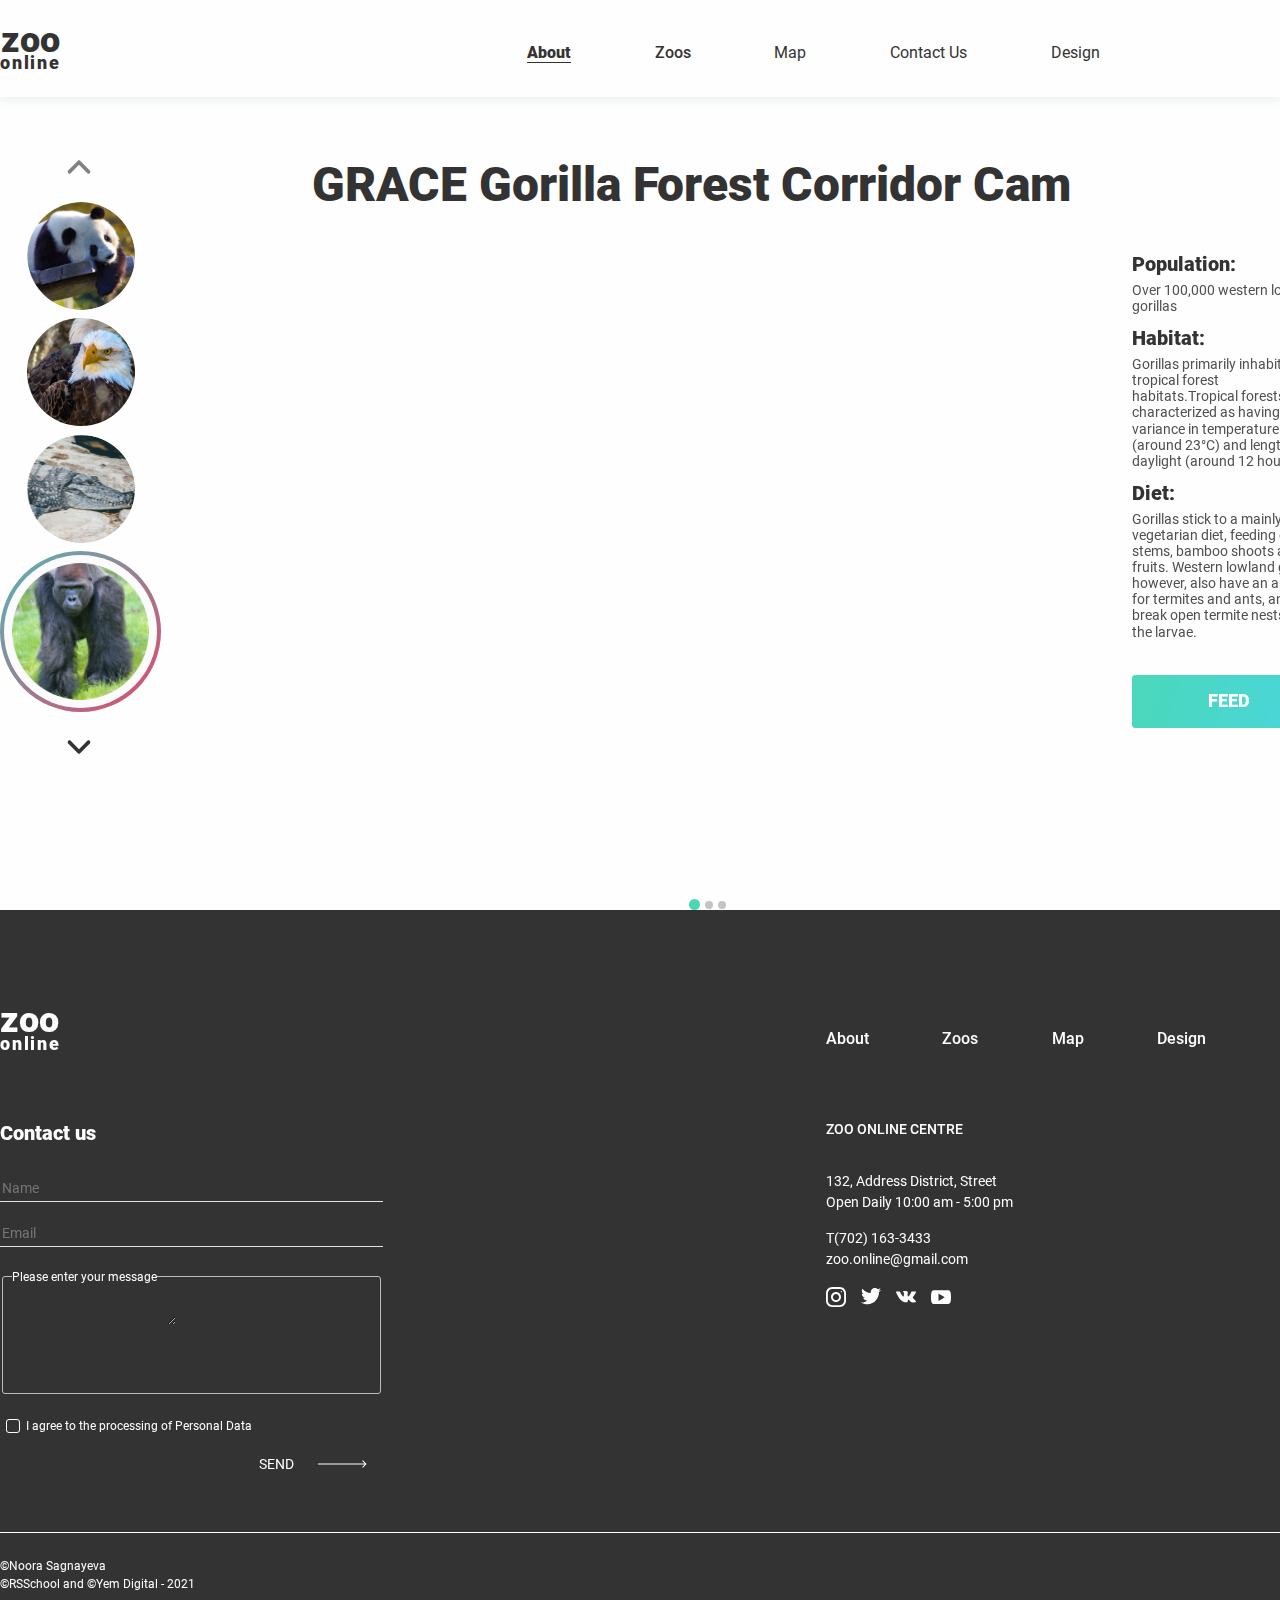
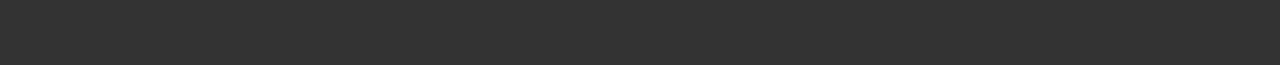
<file: pages/page6/page6.html>
<!DOCTYPE html>
<html lang="en">

<head>
    <meta charset="UTF-8" />
    <meta http-equiv="X-UA-Compatible" content="IE=edge" />
    <meta name="viewport" content="width=device-width, initial-scale=1.0" />
    <title>Online Zoo</title>
    <link rel="stylesheet" href="../../assets/style/normalize.css" />
    <link rel="stylesheet" href="style/style_main.css" />
    <link rel="stylesheet" href="style/style_page5.css" />
    <link rel="stylesheet" href="style/main-adaptive.css">
    <link rel="stylesheet" href="style/adaptive_zoos.css">
  </head>

  <body class="theme light-theme">
    <div class="header">
      <header>
        <h1>Online zoo</h1>
        <a href="../page1/index.html">
          <div class="logo">
            <h6>zoo</h6>
            <p>online</p>
          </div>
        </a>
        <nav>
          <ul>
            <li><a class="active" href="#">About</a></li>
            <li><a href="../page3/panda.html">Zoos</a></li>
            <li><a href="../page2/page2.html">Map</a></li>
            <li><a href="#contact">Contact Us</a></li>
            <li><a href="https://www.figma.com/file/HKt5Nlx0jghQtJp6jW9q8F/zooApp?node-id=0%3A1">
                  Design</a></li>
          </ul>
        </nav>
        <div class="switch-change-theme">
          <label class="switch" for="day-night">
            <input type="checkbox" id="day-night">
            <span class="change-theme round"></span>
          </label>
        </div>
        <div class="menu">
          <div class="dropdown">
          <ul>
            <li><a class="active" href="#">About</a></li>
            <li><a href="../page3/panda.html">Zoos</a></li>
            <li><a href="../page2/page2.html">Map</a></li>
            <li><a href="#contact">Contact Us</a></li>
            <li><a href="https://www.figma.com/file/HKt5Nlx0jghQtJp6jW9q8F/zooApp?node-id=0%3A1">
                  Design</a></li>
          </ul>
        </div>
        </div>
        
      </header>
    </div>
    <main>
        <aside class="sidebar">
            <div class="slider">
                <div class="arrow">
                    <svg width="23" height="23" viewBox="0 0 30 30" fill="none" xmlns="http://www.w3.org/2000/svg">
                        <path
                            d="M6.6663 16.1706L20.0167 29.5207C20.3255 29.8298 20.7376 30 21.1772 30C21.6167 30 22.0289 29.8298 22.3376 29.5207L23.3208 28.5378C23.9605 27.8973 23.9605 26.8564 23.3208 26.2169L12.1102 15.0062L23.3332 3.78314C23.642 3.47412 23.8125 3.06217 23.8125 2.6229C23.8125 2.18315 23.642 1.7712 23.3332 1.46194L22.3501 0.479263C22.0411 0.17024 21.6291 0 21.1896 0C20.7501 0 20.3379 0.17024 20.0291 0.479263L6.6663 13.8416C6.35679 14.1516 6.18679 14.5655 6.18777 15.0055C6.18679 15.4472 6.35679 15.8608 6.6663 16.1706Z"
                            fill="#828282" />
                    </svg>
                </div>
                <div class="sidebar__slides">
                    <a href="../page3/panda.html">
                        <div class="wrap " title="Panda">

                            <div class="slide__item2 common-slide"></div>
                        </div>
                    </a>
                    <a href="../page4/page4.html">
                        <div class="wrap " title="Eagle">
                            
                            <div class="slide__item4 common-slide"></div>
                        </div>
                    </a>
                    <a href="../page5/page5.html">
                        <div class="wrap" title="Crocodail">
                            <div class="slide__item3 common-slide"></div>
                        </div>
                    </a>
                    <a href="../page6/page6.html">
                        <div class="wrap item__active" title="Gorilla">
                            <div class="slide__border">
                                <div class="slide__wraper"></div>
                            </div>
                            <div class="slide__item1 common-slide"></div>
                        </div>
                    </a>
                    <!-- <div class="wrap">
                            <div class="slide__item5 common-slide"></div>
                        </div>
                        <div class="wrap">
                            <div class="slide__item6 common-slide"></div>
                        </div>
                        <div class="wrap">
                            <div class="slide__item7 common-slide"></div>
                        </div>
                        <div class="wrap">
                            <div class="slide__item8 common-slide"></div>
                        </div> -->
                </div>
                <div class="arrow">
                    <svg width="23" height="23" viewBox="0 0 30 30" fill="none" xmlns="http://www.w3.org/2000/svg">
                        <path
                            d="M23.3337 13.8294L9.98332 0.479264C9.67454 0.170243 9.26235 0 8.82284 0C8.38334 0 7.97114 0.170243 7.66237 0.479264L6.6792 1.46218C6.03945 2.10267 6.03945 3.14363 6.6792 3.78314L17.8898 14.9938L6.66676 26.2169C6.35799 26.5259 6.1875 26.9378 6.1875 27.3771C6.1875 27.8168 6.35799 28.2288 6.66676 28.5381L7.64993 29.5207C7.95895 29.8298 8.3709 30 8.81041 30C9.24991 30 9.66211 29.8298 9.97088 29.5207L23.3337 16.1584C23.6432 15.8484 23.8132 15.4345 23.8122 14.9945C23.8132 14.5528 23.6432 14.1392 23.3337 13.8294Z"
                            fill="#333333" />
                    </svg>
                </div>
            </div>
        </aside>

        <div class="main">
            <h2>GRACE Gorilla Forest Corridor Cam</h2>
            <div class="main__wraper">
                <div class="main__video-block">
                    <div class="main__video">
                        <iframe width="790" height="442" src="https://www.youtube.com/embed/rgXWDk7rh4w?start=23794" 
                        title="YouTube video player" frameborder="0" allow="accelerometer; autoplay; clipboard-write; 
                        encrypted-media; gyroscope; picture-in-picture" allowfullscreen></iframe>

                    </div>
                    <div class="main__slider">
                        <!-- <div class="main__check"> -->
                        <input type="radio" class="radio acive_radio" name="first" id="main__item1" checked hidden>
                        <input type="radio" class="radio" name="second" id="main__item2" hidden>
                        <input type="radio" class="radio" name="third" id="main__item3" hidden>
                        <!-- </div> -->
                        <div class="frame">

                            <div class="slides">
                                <div class="main__item">
                                    <iframe width="246" height="141" src="https://www.youtube.com/embed/rgXWDk7rh4w?start=23794" 
                                        title="YouTube video player" frameborder="0" allow="accelerometer; autoplay; clipboard-write; 
                                        encrypted-media; gyroscope; picture-in-picture" allowfullscreen></iframe>
                
                                    <div class="white_wraper"></div>
                                </div>
                                <div class="main__item">
                                    <iframe width="246" height="141" src="https://www.youtube.com/embed/rgXWDk7rh4w?start=23794" 
                                        title="YouTube video player" frameborder="0" allow="accelerometer; autoplay; clipboard-write; 
                                        encrypted-media; gyroscope; picture-in-picture" allowfullscreen></iframe>

                                    <div class="white_wraper"></div>
                                </div>
                                <div class="main__item">
                                    <iframe width="246" height="141" src="https://www.youtube.com/embed/rgXWDk7rh4w?start=23794" 
                                        title="YouTube video player" frameborder="0" allow="accelerometer; autoplay; clipboard-write; 
                                        encrypted-media; gyroscope; picture-in-picture" allowfullscreen></iframe>

                                    <div class="white_wraper"></div>
                                </div>
                            </div>
                        </div>


                        <div class="main__label">
                            <label class="acive_radio " for="main__item1"></label>
                            <label for="main__item2"></label>
                            <label for="main__item3"></label>
                        </div>
                    </div>
                </div>

                <div class="main__discription">
                    <div class="animal-discript">
                        <h6>Population:</h6>
                        <p>Over 100,000 western lowland gorillas</p>
                        <h6>Habitat:</h6>
                        <p>Gorillas primarily inhabit tropical forest habitats.Tropical forests are characterized as having little variance in temperature (around 23°C) and length of daylight (around 12 hours).</p>
                        <h6>Diet:</h6>
                        <p>
                            Gorillas stick to a mainly vegetarian diet, feeding on stems, bamboo shoots and fruits. Western lowland gorillas, however, also have an appetite for termites and ants, and break open termite nests to eat the larvae.
                        </p>
                    </div>
                    <div class="main__button">
                        <button id="btn">feed</button>
                    </div>
                </div>
            </div>
        </div>
    </main>

    <div class="footer">
        <footer>
            <div class="footer__info">
              <div class="footer__contacts">
                <a href="#">
                  <div class="logo">
                    <h6>zoo</h2>
                    <p>online</p>
                  </div>
                </a>
                <ul>
                  <li><a href="index.html">About</a></li>
                  <li><a href="../page3/panda.html">Zoos</a></li>
                  <li><a href="../page2/page2.html">Map</a></li>
                  <li><a href="https://www.figma.com/file/HKt5Nlx0jghQtJp6jW9q8F/zooApp?node-id=0%3A1">Design</a></li>
                </ul>
                <h3 id="contact">Contact us</h3>
                <form action="get">
                  <input type="text" name="name" id="user-name" placeholder="Name" required >
                  <input type="email" name="email" id="user-email" placeholder="Email" required >
                  <fieldset>
                    <legend>Please enter your message</legend>
                    <textarea name="message" id="message" maxlength="280" required ></textarea>
                  </fieldset>
                  <div>
                    <input type="checkbox" name="check-agree" id="check-agree" required >
                  <label for="check-agree">I agree to the processing of Personal Data</label>
                  </div>
                  <input type="submit" value="SEND">
                </form>
              </div>
              <div class="footer__wraper">
                <div class="footer__navigation">
                  <ul class="nav">
                    <li><a href="index.html">About</a></li>
                    <li><a href="../page3/panda.html">Zoos</a></li>
                    <li><a href="../page2/page2.html">Map</a></li>
                    <li><a href="https://www.figma.com/file/HKt5Nlx0jghQtJp6jW9q8F/zooApp?node-id=0%3A1">Design</a></li>
                  </ul>
                  <div class="footer__location">
                    <address>ZOO Online Centre</address>
                    <div>
                      <p>132, Address District, Street </p>
                      <p>Open Daily 10:00 am - 5:00 pm</p>
                    </div>
                    <div>
                      <p><a href="tel:7021633433">T(702) 163-3433</a></p>
                      <p><a href="mailto: zoo.online@gmail.com">zoo.online@gmail.com</a></p>
                    </div>
                    <ul class="footer__social">
                      <li><a class="instagram social-icon" href="https://www.instagram.com/?hl=ru"></a></li>
                      <li><a class="twitter social-icon" href="https://twitter.com/?lang=ru"> </a></li>
                      <li><a class="vk social-icon" href="https://vk.com/"> </a></li>
                      <li><a class="youtube social-icon" href="https://www.youtube.com/"> </a></li>
                    </ul>
                  </div>
                </div>
                <div class="footer__button" onclick="myModal.open()">
                  <button id="btn">
                    donate for volunteers
                  </button>
                </div>
              </div>
            </div>
            <div class="footer__autor">
              <p>©Noora Sagnayeva</p>
              <p>©RSSchool and ©Yem Digital - 2021</p>
            </div>
          </footer>
      </div>
      <script src="script/main-script.js"></script>
      <script src="script/popup.js"></script>
</body>

</html>
</file>
<file: pages/page1/style/style_main.css>
@font-face {
  font-family: "Roboto-Regular";
  src: url("../../../assets/fonts/Roboto-Regular.ttf");
}
@font-face {
  font-family: "Roboto-Black";
  src: url("../../../assets/fonts/Roboto-Black.ttf");
}
@font-face {
  font-family: "Roboto-Medium";
  src: url("../../../assets/fonts/Roboto-Medium.ttf");
}
@font-face {
  font-family: "Roboto-Bold";
  src: url("../../../assets/fonts/Roboto-Medium.ttf");
}
body,
header,
footer,
section {
  margin-left: auto;
  margin-right: auto;
}
body,
header,
footer,
section,
ul,
form,
.footer__info,
a,
button,
.footer__social, .footer__wraper {
  display: flex;
}
body,
ul,
li,
main,
.footer__info,
.footer__autor,
textarea {
  max-width: 100%;
}
body {
  font-family: "Roboto-Regular", sans-serif;
  margin: 0 auto;
  height: 100%;
}
.light-theme {
  background-color: #fefefe;
}
.dark-theme {
  background-color: #333333;
  color: #fefefe;
}

body,
footer input[type="text"],
footer input[type="email"],
.footer__location address,
.slider__container p {
  font-size: 14px;
}
body,
section,
form,
footer {
  flex-direction: column;
}
body,
.slider__container {
  text-align: center;
}
body,
button {
  justify-content: center;
}
.header {
  min-width: 100%;
  box-shadow: 0px 4px 8px rgba(44, 101, 77, 0.08);
}
body,
header a,
.active:hover {
  color: #333333;
}
.dark-theme header a {
  color: #fefefe;
}
h1 {
  left: -200px;
}
h1,
.change-theme,
.change-theme:before,
#check-agree {
  position: absolute;
}
header,
section,
footer {
  width: 1620px;
}
section {
  margin: 100px auto;
  overflow: hidden;
}
header {
  height: 97px;
}
header,
ul {
  justify-content: flex-start;
}
a,
.arrow,
button {
  transition: 1s;
}
a,
.arrow,
footer,
footer h6,
footer p,
.footer,
.footer__navigation a {
  color: #fefefe;
}
a,
.arrow,
header a {
  text-decoration: none;
}
a,
.change-theme,
button,
.arrow {
  cursor: pointer;
}
.logo {
  margin: auto 0 auto 0;
  display: block;
}
.logo,
.active,
h2,
button,
.slider__container {
  font-family: "Roboto-Black", sans-serif;
}

.logo h6 {
  line-height: 0.8;
}
.logo p {
  line-height: 0.95;
}
.logo h6,
.logo p,
ul,
h2,
p,
.footer__social,
.slider__container p,
.slider__container span {
  margin: 0;
}
.logo h6 {
  font-size: 36px;
}
.logo p {
  letter-spacing: 0.1em;
}
.logo p,
button {
  font-size: 18px;
}
ul,
li {
  list-style: none;
  padding: 0;
}
nav {
  width: 573px;
  margin: 43px auto 34px auto;
}
ul,
.footer__info,
.footer__autor,
.footer__navigation ul,
.footer__social {
  justify-content: space-between;
}
nav li,
li:first-child {
  text-align: start;
}
nav li {
  font-weight: normal;
}
nav li,
h3,
.footer__location address {
  font-style: normal;
}
li:last-child {
  margin-left: 0;
}
li:last-child,
.switch-change-theme {
  text-align: end;
}

li:nth-child(2) {
  font-family: "Roboto-Medium", sans-serif;
}
nav a {
  line-height: 19px;

  font-weight: 500;
}
nav a,
.footer__navigation ul {
  font-size: 16px;
}
nav a:hover,
.footer__navigation a:hover {
  color: rgba(75, 216, 181, 1);
}
nav a:not(.active):hover,
button:hover,
input[type="submit"]:hover,
.social-icon:hover,
.arrow:hover,
.footer__navigation a:hover {
  transform: scale(1.2);
}
.active {
  border-bottom: solid 1px #333333;
  cursor: default;
}
/* changer theme */
.switch-change-theme {
  margin: auto 0;
  justify-content: flex-end;
}
.switch {
  position: relative;
  display: inline-block;
  width: 54px;
  height: 30px;
}
.switch input {
  width: 0;
  height: 0;
}
.switch input,
#check-agree {
  opacity: 0;
}
.change-theme {
  top: 0;
  left: 0;
  right: 0;
  bottom: 0;
  background-color: #f2f2f2;
}

.change-theme,
.change-theme:before {
  -webkit-transition: 0.4s;
  transition: 0.4s;
}
.change-theme:before {
  content: "";
  left: 6px;
  top: 5px;
  background-color: white;
  box-shadow: 2px 4px 15px rgba(6, 12, 70, 0.15);
}
.dark-theme .change-theme:before {
  background-color: black;
}
.change-theme:before,
.instagram,
.twitter,
.youtube,
.vk,
.footer__social li,
.footer__social a {
  height: 20px;
  width: 20px;
}
input:checked + .change-theme,
.footer {
  background-color: #333333;
}
.dark-theme input:checked + .change-theme {
  background-color: #4f4f4f;
}
input:focus + .change-theme {
  box-shadow: 0 0 1px #fefefe;
}
input:checked + .change-theme:before {
  -webkit-transform: translateX(22px);
  -ms-transform: translateX(22px);
  transform: translateX(22px);
}
/* Rounded sliders */
.change-theme.round {
  border-radius: 20px;
}

.change-theme.round:before {
  border-radius: 50%;
}
h2 {
  font-size: 48px;
  line-height: 56px;
}
.menu {
  background-image: url("../../../assets/icons/menu.svg");
  background-repeat: no-repeat;
  width: 40px;
  height: 21px;
  cursor: pointer;
  display: none;
}
.dropdown {
  display: none;
  position: absolute;
  min-width:  250px;
  min-height: 200px;
  background-color: #fefefe;
  top: 80px;
  right: 20px;
  z-index: 10;
}
.dropdown ul {
  display: flex;
  flex-direction: column;
  font-size: 18px;
  margin: 20px 40px;
  justify-content: space-between;
  max-width: 100%;
  min-height: 170px;
} 
.menu:hover .dropdown {
  display: block;
}
footer {
  margin: 96px auto 72px auto;
}
h3 {
  font-size: 20px;
  font-family: Roboto-Black, sans-serif;
}
footer h6,
footer p,
.footer__info,
.footer__autor {
  text-align: left;
}
.instagram {
  background-image: url("../../../assets/icons/instagram.svg");
}
.twitter {
  background-image: url("../../../assets/icons/twitter.svg");
}
.youtube {
  background-image: url("../../../assets/icons/youtube.svg");
}
.vk {
  background-image: url("../../../assets/icons/vk.svg");
}
.footer__autor {
  border-top: 0.5px solid #fefefe;
  padding-top: 24px;
  line-height: 18px;
}
.footer__autor,
fieldset,
legend {
  font-size: 12px;
}
footer input[type="text"],
footer input[type="email"] {
  background-color: rgba(6, 12, 70, 0);
  border: none;
  border-bottom: 0.5px solid #e0e0e0;
  min-width: 124px;
  line-height: 24px;
  margin-bottom: 18px;
}
.footer__contacts {
  min-width: 383px;
  margin-bottom: 60px;
}
.footer__contacts ul {
  display: none;
}
.footer__button #btn {
  min-width: 280px;
}
.footer__navigation {
  min-width: 380px;
}
h3,
address {
  margin: 70px auto 30px 0;
}
textarea {
  background-color: rgba(0, 0, 0, 0);
  margin: 5px;
}
textarea,
.slider__container p {
  color: #bdbdbd;
}
#check-agree {
  border: 1px solid #fefefe;
  z-index: -1;
}
#check-agree + label {
  display: inline-flex;
  user-select: none;
}
#check-agree + label,
button, button a {
  align-items: center;
}
#check-agree + label::before {
  content: "";
  display: inline-block;
  width: 1em;
  height: 1em;
  flex-shrink: 0;
  flex-grow: 0;
  border: 1px solid #fefefe;
  border-radius: 0.25em;
  margin-right: 0.5em;
  background-repeat: no-repeat;
  background-position: center center;
  background-size: 50% 50%;
}
#check-agree:checked + label::before {
  border-color: #fefefe;
  background-color: rgba(75, 216, 181, 1);
  background-image: url("data:image/svg+xml,%3csvg xmlns='http://www.w3.org/2000/svg' viewBox='0 0 8 8'%3e%3cpath fill='%23fff' d='M6.564.75l-3.59 3.612-1.538-1.55L0 4.26 2.974 7.25 8 2.193z'/%3e%3c/svg%3e");
}
input[type="submit"] {
  background-color: rgba(0, 0, 0, 0);
  border: none;
}
fieldset {
  margin-top: 5px;
  margin-bottom: 25px;
  height: 124px;
  border: 1px solid #bdbdbd;
  box-sizing: border-box;
}
fieldset,
button {
  border-radius: 3px;
}
fieldset,
legend {
  line-height: 14px;
}
label[for="check-agree"] {
  font-size: 12px;
  line-height: 14px;
  margin-left: 6px;
}
input[type="submit"] {
  margin-top: 20px;
  margin-left: 259px;
  padding: 0;
  width: 108px;
  height: 16px;
  background-image: url("../../../assets/icons/Arrow4.svg");
  background-repeat: no-repeat;
  background-position: right;
  text-align: left;
  color: #fefefe;
  transition: 1s;
}

.footer__navigation ul {
  font-family: Roboto-Medium, sans-serif;
  margin-top: 20px;
}
.footer__social {
  max-width: 125px;
}
.footer__social,
.social-icon {
  min-height: 20px;
}
.footer__wraper {
  right: 0;
}
.footer__navigation {
  margin: 4px 134px auto 0;
}
.footer__location {
    margin-top: 73px;
}
.footer__location address {
  font-family: Roboto-Bold, sans-serif;
  margin: 0 auto 35px 0;
}
.footer__location address,
button {
  text-transform: uppercase;
}
.footer__location p:first-child {
  margin-bottom: 5px;
}
.footer__location div {
  margin-bottom: 20px;
}
.social-icon {
  min-width: 20px;
}
button {
  min-width: 245px;
  min-height: 53px;
  color: #ffffff;
  line-height: 28px;
  border: solid 1px #4bd8b5;
  background: linear-gradient(106.89deg, #4bd8b5 -14.32%, #49d6df 100.68%);
}
button svg {
  margin-right: 5px;
}
button:active,
textarea {
  border: none;
}
.common-slide,
.social-icon {
  background-repeat: no-repeat;
  background-position: center;
}
/* ползунки для слайдеров */
.slider__container {
  margin-top: 30px;
  margin-bottom: 30px;
}
.slider__container span {
  font-size: 24px;
  color:#333333;
}
.dark-theme .slider__container span {
  color:#f2f2f2;
}
.inp {
  width: 245px;
  background: rgba(189, 189, 189, 0);
  outline: none;
  -webkit-transition: 0.2s;
  transition: opacity 0.2s;
  margin-top: 13px;
}
input[type="range"] {
  -webkit-appearance: none;
  -moz-appearance: none;
  appearance: none;
}
input[type="range"]:focus {
  outline: none;
}
input[type="range"]::-ms-track {
  width: 100%;
  background: transparent; /* Скрывает слайдер, чтобы можно было добавить собственные стили. */
  border-color: transparent;
  color: transparent;
}
input[type="range"]::-webkit-slider-runnable-track {
  width: 100%;
  height: 5px;
  cursor: pointer;
  background: rgba(189, 189, 189, 0.57);
}
input[type="range"]::-webkit-slider-thumb {
  height: 10px;
  width: 30px;
  background: #333333;
  cursor: pointer;
  -webkit-appearance: none;
  margin-top: -3px;
}
input[type="range"]::-moz-range-track {
  width: 100%;
  height: 5px;
  cursor: pointer;
  background: rgba(189, 189, 189, 0.57);

}
input[type="range"]::-moz-range-thumb {
  height: 10px;
  width: 30px;
  background: #333333;
  cursor: pointer;
  -webkit-appearance: none;
  margin-top: -3px;
  border-radius: 0;
}
.dark-theme .inp::-webkit-slider-thumb{
  background: #fefefe;
}
.dark-theme .inp::-moz-range-thumb{
  background: #fefefe;
}
.modal-overlay {
  background-color: rgba(0,0,0,0);
  position: fixed;
  top: 0;
  bottom: 0;
  left: 0;
  right: 0;
  z-index: 5;
  transition: background-color .3s ease-in;
  visibility: hidden;
  display: flex;
}
.modal.open .modal-overlay {
  background-color: rgba(0,0,0,0.5);
  visibility: visible;
}
.modal .hide .modal-overlay {
  background-color: rgba(0,0,0,0);
  visibility: hidden;
}
.form-donate {
  width: 1200px;
  height: 795px;
  display: flex;
  margin: auto;
  top: calc(50vh-795px);
  left: calc(50vw-1200px);
  background-color: #fefefe;
  position: absolute;
}
.dark-theme .form-donate, .dark-theme input, .dark-theme select {
  background-color: #333333;
  color: #fefefe;
}
.popapPic {
  min-width: 197px;
  min-height: 795px;
  background-image: url("../../../assets/images/popap.png");
}
.popapForm {
display: flex;
margin: auto;
flex-direction: column;
align-items: center;
justify-content: center;
width: 725px;
}
.popapForm h3 {
  margin: auto;
  font-size: 24px;
  text-transform: uppercase;
  margin-bottom: 40px;
}
.popapForm fieldset {
  width: 335px;
  height: 65px;
  display: flex;
}
.form__first, .form__second {
  display: flex;
  justify-content: space-between;
}
select,  .popapForm input {
width: 90%;
height: 90%;
border: none;
}
select[name="mounth"], input[type="tel"] {
  border-left: 1px solid #828282;
  margin-left: 5px;
}
.popapForm legend {
  padding: 0 10px;
  text-align: left;
}
select[name="numb"] {
  width: 20%;
}
option {
  text-align: center;
  display:flex;
  align-items: center;
  justify-content: center;
}
h4 {
  font-size: 18px;
  color: #4F4F4F;
  margin: 40px auto 20px 0;
  text-align: left;
}
.dark-theme h4 {
  color: #fefefe;
}
.popap__agree {
  display: flex;
  margin: auto;
  justify-content: center;
  align-items: center;
  flex-direction: column;
 
}
.popap__agree p {
  margin: 40px auto; 
  /* width: 478px; */
}
.popap__agree button {
  width: 245px;
  height: 55px;
}
</file>
<file: pages/page1/style/style_page1.css>
.first-screen {
  background-image: url("../../../assets/images/background-main-block.jpg");
  min-height: 940px;
}
.first-screen,
.first-screen {
  background-repeat: no-repeat;
}
.first-screen,
.first-screen-main,
.point,
.mission__cards p,
/* .how-it-works__slider, */
.pets-zoo {
  max-width: 100%;
}
.first-screen,
.how-it-works__slide,
.slide1,
.slide2,
.slide3,
.slide4 {
  background-size: cover;
}
.first-screen,
.first-screen-main__container,
.cards,
.how-it-works__slider,
.step,
.map__img,
.animal-icon {
  position: relative;
}
/* .how-it-works__slider {
  position: absolute;
} */
.first-screen,
.slide,
.how-it-works__wraper,
.pets-zoo__slide {
  overflow: hidden;
}
.grey-bg,
.grey-bg2,
.step__wrap {
  background-color: #f2f2f2;
}
.dark-theme .grey-bg,
.dark-theme .grey-bg2,
.dark-theme .step__wrap {
  background-color: #4f4f4f;
}
.first-screen h2 {
  font-weight: 900;
  font-size: 89px;
  line-height: 104px;
  max-width: 793px;
  margin: 100px 0 0 208px;
}
.first-screen h2,
.donate,
.donate-button {
  color: #fefefe;
}
.first-screen h2,
.how-it-works h2,
.mission__cards h3,
.step figcaption {
  font-family: "Roboto-Black", sans-serif;
}
.first-screen h2,
.cards p,
.how-it-works,
.mission__cards p,
.testimonials__item,
.tool-tip {
  text-align: left;
}
.first-screen-main {
  max-height: 421px;
}
.first-screen-main,
.first-screen-main__social ul,
.first-screen-main__slider,
.slides,
.cards__button,
.play,
.how-it-works__button,
.donate,
.donate-button,
.how-it-works,
.mission,
.pets-zoo,
.pets-zoo__pictures,
.pets-zoo__button,
.pets-zoo__frame,
.pay,
.pay__steps,
.step figure,
.step__wrap,
.testimonials,
.testimonials__item,
.testimonials__slider,
.testimonials__card,
.testimonials__user,
.testimonials__button,
.map__img,
.map,
.tool-tip__wraper,
.animal-icon,
.animal, .first-screen__wraper, .how-it-works__slider {
  display: flex;
}
.first-screen-main__social {
  max-width: 30px;
  margin-top: 310px;
}
.first-screen-main__social ul {
  height: 107px;
  align-items: flex-start;
}
.first-screen-main__social ul,
.first-screen-main__slider,
.how-it-works,
.pets-zoo,
.pay,
.step figure,
.step__wrap,
.testimonials__item,
.testimonials__card,
.map {
  flex-direction: column;
}
.first-screen-main__social ul,
.slides,
.cards__button,
.play,
.donate-button,
.mission,
.pets-zoo__pictures,
.pay__steps,
.testimonials__item,
.testimonials__slider,
.tool-tip__wraper {
  justify-content: space-between;
}
.first-screen-main__button {
  margin: 37px 235px 323px 188px;
}
.first-screen-main__slider {
  left: 840px;
  top: 406px;
  justify-content: flex-start;
}
.first-screen-main__slider,
.point,
.slides,
.tool-tip,
.animal-photo,
.tool-tip__animal {
  position: absolute;
}
.first-screen-main__slider,
.pay__steps {
  min-width: 100%;
}
.point {
  margin-top: 176px;
}
.point,
.first-screen-main__container,
.donate,
.donate-button,
.mission__cards h3,
.pets-zoo__name h2,
.pets-zoo__button,
.pay__steps,
.map__img {
  text-align: center;
}
.point,
.slides,
.play,
.donate,
.donate-button,
.pets-zoo__frame,
.pay,
.pay__steps,
.step figure,
.step__wrap,
.arrow,
.step__arrow,
.testimonials__slider,
.testimonials__card,
.testimonials__user,
.map,
.tool-tip__wraper,
.animal {
  align-items: center;
}
.slides {
  width: 1600px;
  max-height: 352px;
  top: 10px;
  left: 135px;
}
.slides,
.mission,
.pets-zoo__pictures {
  flex-direction: row;
}
.slide {
  cursor: pointer;
  width: 140px;
  height: 203px;
  /* transition: 1s; */
  transition: all 1s ease;
}
.slide,
.how-it-works__slider,
.pets-zoo__slide,
.pets-zoo__pictures,
.testimonials__item {
  border-radius: 5px;
}
.slide,
.map__img {
  filter: drop-shadow(5px 4px 50px rgba(152, 157, 198, 0.25));
}
/* .slide:hover {
  transform: scale(1.3);
  filter: drop-shadow(5px 4px 50px rgba(191, 195, 221, 0.25));
} */
.common-slide:hover .cards,
.slide:hover .cards {
  -o-transform: translateY(-20px);
  -ms-transform: translateY(-20px);
  -moz-transform: translateY(-20px);
  -webkit-transform: translateY(-20px);
  transform: translateY(-20px);
}
.common-slide:hover .cards,
.slide:hover .cards,
.animal-location:hover .tool-tip {
  opacity: 1;
}
.slide:hover,
.pets-zoo__slide:hover {
  background-color: #333333;
  background-blend-mode: overlay;
}
.active-slide {
  top: 0px;
  width: 245px;
  height: 352px;
}
.active-slide .cards {
  filter: saturate(80%);
}
.cards__button {
  margin: 14px auto;
  font-family: "Roboto-Medium", sans-serif;
  text-transform: uppercase;
  font-weight: 500;
  font-size: 12px;
}
.point {
  height: 13px;
}
.point__dots {
  height: 100%;
  display: flex;
  align-items: center;
  justify-content: space-between;
  gap: 190px;
}
.point__dots::after {
  content: "";
  margin: 0 6.5px;
  width: calc(100% - 13px);
  position: absolute;
  background-color: #fefefe;
  height: 1px;
}
.point__dot {
  display: flex;
  width: 13px;
  height: 13px;
  border: 1px solid #fefefe;
  border-radius: 50%;
  position: relative;
  align-items: center;
  justify-content: center;
}

.point__dot::after {
  content: "";
  position: absolute;
  display: inline-block;
  width: 5px;
  height: 5px;
  border-radius: 50%;
  background-color: #fefefe;
}

.point__dot:nth-child(3) {
  margin: 0 32.5px;
}

.play {
  color: rgb(75, 216, 181);
}
.play,
.watch-online-slider {
  max-width: 113px;
}
.item1 {
  background-image: url("../../../assets/images/eagle.png");
  background-size: cover;
}
.item2 {
  background-image: url("../../../assets/images/panda_p1.png");
  background-size: cover;
}
.item3 {
  background-image: url("../../../assets/images/garilla1.png");
  background-size: 180%;
}
.item4 {
  background-image: url("../../../assets/images/aligator.png");
  background-size: cover;
}
.item5 {
  background-image: url("../../../assets/images/fox.png");
  background-size: 180%;
}

.first-screen-main__container {
  max-width: 245px;
  margin-left: 321px;
  top: 348px;
}
.first-screen-main__container,
.cards {
  color: #ffffff;
}
.first-screen-main__container.slider__container {
  margin-top: 20px;
}
.first-screen-main__container.slider__container span {
  font-size: 24px;
  color:#f2f2f2;
}
.how-it-works__button,
.donate,
.how-it-works,
.pets-zoo__button,
.pay,
.step__wrap,
.testimonials,
.testimonials__card,
.testimonials__user,
.testimonials__button,
.map {
  justify-content: center;
}
.first-screen-main__container input[type="range"]::-moz-range-thumb {
  background: #fefefe;
}
.first-screen-main__container input[type="range"]::-webkit-slider-thumb {
  background: #fefefe;
}
.how-it-works__container input[type="range"]::-webkit-slider-thumb {
  width: 60px;
}
.how-it-works__container input[type="range"]::-moz-range-thumb {
  width: 60px;
}
.donate {
  min-height: 24px;
  min-width: 24px;
  border: solid 1px #ffffff;
}
.donate,
.step,
.step__wrap,
.testimonials__user,
.animal-photo,
.tool-tip__animal {
  border-radius: 50%;
}
.donate,
.watch-online-slider {
  background: none;
}
.donate-button {
  max-width: 74px;
}
.watch-online-slider {
  border: none;
}
.cards {
  max-width: 194px;
  margin: 232px auto auto auto;
  opacity: 0;
  -o-transition: all 0.5s ease-in-out;
  -moz-transition: all 0.5s ease-in-out;
  -webkit-transition: all 0.5s ease-in-out;
  transition: all 0.5s ease-in-out;
  filter: saturate(60%);
}
.cards p,
.mission__cards p {
  line-height: 16px;
}
.watch-online-slider {
  max-height: 24px;
}
.how-it-works {
  max-width: 790px;
}
.how-it-works,
.pets-zoo,
.pets-zoo__name h2 {
  margin: 0 auto;
}
.how-it-works h2 {
  line-height: 57px;
}
.how-it-works h2,
.mission__cards,
.step figure {
  margin: 0;
}
.how-it-works h2,
.pets-zoo__name h2 {
  font-size: 48px;
}
.how-it-works__slider,
.how-it-works__slide1,
.how-it-works__slide2,
.how-it-works__slide3,
.how-it-works__slide4,
.how-it-works__wraper {
  height: 323px;
}
.how-it-works__slide, .how-it-works__wraper{
  width: 790px;
}
.how-it-works__slider {
  width: 3160px;
}
/* .how-it-works__slide {
  position: absolute;
} */
.how-it-works__slide1 {
  background-image: url("../../../assets/images/deers.png");

}
.how-it-works__slide2 {
  background-image: url("../../../assets/images/panda1.png");
}
.how-it-works__slide3 {
  background-image: url("../../../assets/images/monkey.png");
}
.how-it-works__slide4 {
  background-image: url("../../../assets/images/shimpanse.png");
}
.how-it-works__text {
  margin: 30px 0;
  font-weight: normal;
  color: #4f4f4f;
}
.dark-theme .how-it-works__text {
  color: #f2f2f2;
}
.grey-bg2 {
  height: 413px;
}
.mission,
.pay {
  max-width: 1200px;
}
.mission,
.pay {
  margin: 100px auto;
}
.mission__cards {
  width: 380px;
}
.mission__cards h3 {
  margin: 13px 0;
}
.mission__cards h3,
.step figcaption,
.name {
  font-size: 20px;
}
.pets-zoo__slide {
  min-height: 399px;
  min-width: 277px;
}
.slide1 {
  background-image: url("../../../assets/images/panda.jpg");
}
.slide2 {
  background-image: url("../../../assets/images/eagle.png");
}
.slide3 {
  background-image: url("../../../assets/images/garilla.png");
}
.slide4 {
  background-image: url("../../../assets/images/aligator.png");
}
.pets-zoo__name h2 {
  line-height: 56px;
  margin-bottom: 36px;
}
.pets-zoo__name h2,
.tool-tip {
  color: #333333;
}
.pets-zoo__pictures {
  width: 1198px;
}
.pets-zoo__container input[type="range"]::-webkit-slider-thumb {
  width: 30px;
}
.pets-zoo__container input[type="range"]::-moz-range-thumb {
  width: 30px;
}
.pets-zoo__frame .arrow {
  margin: auto 20px;
}
.pets-zoo__slide .cards {
  margin: 269px auto auto 22px;
}
.pets-zoo__slide .cards,
.tool-tip {
  visibility: hidden;
}
.pets-zoo__slide:hover .cards,
.active .cards,
.animal-location:hover .tool-tip {
  visibility: visible;
}
.pay__header {
  margin-bottom: 92px;
}
.pay__header p {
  margin: 32px auto 0 auto;
}
.step {
  max-width: 240px;
  min-height: 240px;
  padding: 3px;
  display: block;
  background: -webkit-linear-gradient(
    45deg,
    rgb(75, 216, 181),
    rgb(73, 214, 223)
  );
  background: -moz-linear-gradient(45deg, rgb(75, 216, 181), rgb(73, 214, 223));
  background: linear-gradient(45deg, rgb(75, 216, 181), rgb(73, 214, 223));
}
.step figure,
.arrow,
.step__arrow {
  justify-content: space-around;
}
.step__wrap {
  max-width: 234px;
  min-height: 234px;
  margin: 3px;
}
.step figcaption {
  max-width: 70%;
}
.step p {
  margin: 17px;
}
.dark-theme h2 {
  color: #fefefe;
}
.step__arrow {
  max-width: 106px;
}
.pay__button {
  margin-top: 60px;
}
.testimonials__wraper {
  width: 1200px;

  overflow: hidden;
}
.testimonials__wrap {
  width: 5400px;
  display: flex;
  justify-content: space-between;
  align-items: center;
  overflow: hidden;
}
.testimonials__item {
  width: 585px;
  height: 310px;
  box-shadow: 2px 4px 15px rgba(6, 12, 70, 0.1);
}
.testimonials__item,
.tool-tip {
  background-color: #fefefe;
}
.dark-theme .testimonials__item,
.dark-theme .tool-tip {
  background-color: #3c3c3c;
  color: #f2f2f2
}
.testimonials__slider {
  width: 1302px;
  margin: 60px auto 23px auto;
}
.testimonials__card {
  max-width: 440px;
  margin: 47px auto 106px auto;
}
.testimonials__user {
  min-width: 68px;
  min-height: 68px;
  border: 1px solid #bdbdbd;
  box-sizing: border-box;
  border-radius: 50%;
}
.testimonials__user img {
  border-radius: 50%;
}
.name {
  margin: 17px auto 19px auto;
}
.name,
.animal-info h6 {
  font-family: Roboto-Black, sans-serif;
}
.map__img {
  background-image: url("../../../assets/images/map.svg");
  background-position: center;
  width: 1200px;
  height: 500px;
  margin: 61px auto 35px auto;
}
.dark-theme .map__img {
  background-image: url("../../../assets/images/darkMap.svg");
}
.tool-tip {
  min-width: 436px;
  height: 149px;
  box-shadow: 2px 4px 15px rgba(6, 12, 70, 0.15);
  border-radius: 8px;
  left: -200px;
}
.tool-tip__wraper {
  max-width: 337px;
  height: 149px;
  margin: auto;
}
.animal-photo {
  width: 43px;
  height: 43px;
  top: 15px;
  left: 13px;
}
.tool-tip__animal {
  width: 65px;
  height: 65px;
}

.animal-info h6 {
  font-size: 18px;
  margin: 0 auto 7px auto;
}
.animal-info span {
  font-family: Roboto-Medium, sans-serif;
  font-size: 14px;
}
.eagle {
  margin-top: 74px;
  margin-left: 122px;
}
.crocodail {
  margin-top: 102px;
  margin-left: 52px;
}
.garilla {
  margin-top: 188px;
  margin-left: 262px;
}
.panda {
  margin-top: 90px;

  margin-left: 253px;
}
.animal-icon svg:hover path {
  fill: #eb5757;
}
.animal-location:hover .tool-tip {
  transition: all 2s ease;
}
</file>
<file: pages/page1/style/main-adaptive.css>
@media screen and (max-width: 1200px) {
  header,
  section,
  footer {
    width: 900px;
  }
  .footer__wraper {
    display: block;
    right: 0;
  }
  .footer__navigation {
    margin: 4px 60px auto 0;
  }
  .footer__button {
    margin-top: 40px;
  }
  footer input[type="text"],
  footer input[type="email"] {
    line-height: 26px;
  }
  fieldset {
    min-height: 120px;
    line-height: 10px;
  }
  label[for="check-agree"] {
    margin-left: 0;
  }
  input[type="submit"] {
    margin-top: 14px;
  }
  .footer__location {
    margin-top: 65px;
  }
  .footer__button #btn {
    min-width: 275px;
  }
  .footer__autor {
    padding-top: 31px;
  }

}
@media screen and (max-width: 640px) {
  header,
  section,
  footer {
    width: 600px;
  }
  header {
    position: fixed;
    top: 0;
    z-index: 1;
    background-color: #ffffff;
    margin: 0;
    max-width: 100%;
    padding-left: 20px;
    padding-right: 20px;
  }
  .menu {
    display: block;
    margin: 45px 0 32px 34px;
  }
  nav {
    display: none;
  }
  .switch-change-theme {
    margin: 39px 0 27px 413px;
    justify-content: flex-end;
  }
  .footer__contacts ul {
    display: flex;
    flex-direction: column;
    margin-top: 30px;
    height: 91px;
    justify-content: space-between;
  }
  h3 {
    margin-top: 23px;
  }
  .footer__info {
    flex-direction: column;
  }
  .footer__contacts {
    width: 383px;
  }
  .nav {
    display: none;
  }
  .footer__location {
    margin-top: 17px;
  }
  .footer__social {
    display: flex;
  }
  .footer__button {
    position: absolute;
    top: 6465px;
    left: 345px;
  }
  .footer__autor {
    margin-top: 70px;
    padding-top: 25px;
  }
}
@media screen and (max-width: 320px) {
  header,
  section,
  footer {
    width: 300px;
  }
  header {
    position: fixed;
    top: 0;
    z-index: 1;
    background-color: #ffffff;
    margin: 0;
    max-width: 100%;
    padding-left: 10px;
    padding-right: 10px;
    height: 92px;
  }
  .menu {
    display: block;
    margin: 38px 0 33px 24px;
  }
  .switch-change-theme {
    margin: 34px 0 28px 122px;
  }
  section {
    margin: 50px auto;
  }
  footer {
    margin: 50px auto;
  }
  .footer__contacts ul {
    margin-top: 40px;
    font-size: 16px;
  }
  .footer__contacts{
    margin-bottom: 54px;
  }
  footer input[type="text"],
  footer input[type="email"] {
    line-height: 27px;
  }
  form {
    max-width: 300px;
  }
  input[type="submit"] {
    margin-left: 191px;
  }
  .footer__navigation, .footer__location {
    margin-top: 0;
  }
  .footer__button {
    position: relative;
    top: 0;
    left: 0;
    margin: 45px 0 0 13px;
  }
  .footer__autor {
    max-width: 300px;
    padding-top: 28px;
    margin-top: 80px;
  }
}
</file>
<file: pages/page1/style/adaptive.css>
@media screen and (max-width: 1200px) {
  .first-screen-main {
    max-height: 616px;
  }
  .first-screen {
    min-height: 916px;
  }
  .first-screen h2 {
    margin: 30px 0 0 0;
  }
  .first-screen__wraper {
    flex-direction: column;
  }
  .first-screen-main__button {
    order: 1;
    margin: 37px 0 0 0;
  }
  .first-screen-main__social {
    order: 2;
    margin: 320px 0 0 0;
  }
  .first-screen-main__slider {
    left: 473px;
    top: 438px;
  }
  .first-screen-main__container {
    top: 353px;
    margin-left: 351px;
  }
  .first-screen section {
    margin-bottom: 72px;
  }
  .slide,
  .item1 {
    width: 180px;
    height: 260px;
    background-size: 170%;
  }
  .slides {
    width: 1080px;
  }
  .how-it-works {
    max-width: 746px;
  }
  .how-it-works__text {
    margin-bottom: 14px;
  }
  .how-it-works__container input[type="range"]::-webkit-slider-thumb {
    width: 80px;
  }
  .how-it-works__container input[type="range"]::-moz-range-thumb {
    width: 80px;
  }
  .mission__cards {
    width: 287px;
  }
  .pets-zoo__slide {
    min-height: 300px;
    min-width: 210px;
  }
  .pets-zoo__pictures {
    width: 900px;
  }
  .pets {
    width: 1040px;
  }
  .pets-zoo__slide .cards {
    margin: 183px auto 30px auto;
  }
  .pets-zoo__name h2 {
    margin-bottom: 34px;
  }
  .pay__header {
    margin-bottom: 50px;
  }
  .step__arrow {
    background-image: url("../../../assets/icons/Arrow5.svg");
    width: 48px;
    height: 20px;
  }
  .step__arrow img {
    display: none;
  }
  .pay__button {
    margin-top: 50px;
  }
  .step {
    padding: 2px;
  }
  .step__wrap {
    margin: 2px;
    max-width: 236px;
    min-height: 236px;
  }
  .testimonials {
    width: 1040px;
  }
  .testimonials__item {
    max-width: 440px;
  }
  .testimonials__card {
    max-width: 326px;
    margin: 47px auto 90px auto;
  }
  .testimonials__slider {
    max-width: 1000px;
  }
  .map__img {
    background-image: url("../../../assets/images/map_1200.svg");
    background-size: cover;
    width: 900px;
    height: 436px;
    background-repeat: no-repeat;
  }
  .eagle {
    margin-top: 54px;
    margin-left: 80px;
  }
  .crocodail {
    margin-top: 64px;
    margin-left: 22px;
  }
  .garilla {
    margin-top: 155px;
    margin-left: 182px;
  }
  .panda {
    margin-top: 68px;
    margin-left: 163px;
  }
  .tool-tip {
    left: 0;
  }
}
@media screen and (max-width: 640px) {
  .first-screen {
    margin-top: 94px;
  }
  .first-screen h2 {
    font-size: 89px; 
    margin: 21px 0 0 0;
    font-size: 64px;
    line-height: 75px;
  }
  .first-screen-main__button {
    margin: 33px 0 0 0;
  }
  .first-screen-main__social {
    margin-top: 370px;
  }
  .first-screen-main__slider {
    left: 53px;
    top: 416px;
  }
  .slides {
    left: 70px;
  }
  .first-screen section {
    margin-bottom: 100px;
  }
  .first-screen-main__container {
    margin-left: 285px;
  }
  .how-it-works__text {
    margin-bottom: 30px;
  }
  .how-works {
    margin-bottom: 70px;
  }
  .mission {
    flex-direction: column;
    justify-content: space-between;
    height: 675px;
    align-items: center;
  }
  .grey-bg2 {
    height: 875px;
  }
  .pets-zoo {
    margin: 0 20px;
    overflow: hidden;
    max-width: 600px;
  }
  .pets-zoo__frame .arrow {
    display: none;
  }
  .pets-zoo__frame {
    width: 1040px;
  }
  .pets-zoo .slider__container {
    margin-top: 35px;
    margin-bottom: 35px;
  }
  .pay__steps {
    flex-direction: column;
    height: 935px;
  }
  .pay__header p {
    margin: 20px 31px 0 31px;
  }
  .step__arrow {
    transform: rotate(90deg);
    width: 40px;
    background-size: 40px;
    background-repeat: no-repeat;
  }
  .pay__header {
    margin-bottom: 48px;
  }
  .testimonials {
    max-width: 600px;;
  }
  .testimonials__slider {
    margin-top: 46px;
    max-width: 1300px;
    margin-bottom: 21px;
  }
  .testimonials .arrow {
    display: none;
   }
  .testimonials__item {
    max-width: 590px;
  }
  .testimonials__card {
    max-width: 440px;
    margin: 47px auto 90px auto;
  }
  .testimonials__item:nth-child(2) {
   display: none;
  }
  .map__img {
    width: 600px;
    height: 290px;
    margin-top: 50px;
  }
  .map {
   margin-bottom: 80px;
  }
  .eagle {
    margin-top: 7px;
    margin-left: 50px;
  }
  .crocodail {
    margin-top: 16px;
    margin-left: -10px;
  }
  .garilla {
    margin-top: 70px;
    margin-left: 92px;
  }
  .panda {
    margin-top: 12px;
    margin-left: 93px;
  }
  .tool-tip {
    left: 0;
  }
}
@media screen and (max-width: 320px) {
  .first-screen {
    margin-top: 92px;
    min-height: 669px;
  }
  .screen {
    margin-top: 92px;
  }
  .first-screen h2 {
    font-size: 48px;
    margin: 0;
    line-height: 56px;
  }
  .first-screen-main__button {
    margin-top: 17px;
  }
  .first-screen-main__slider {
    left: 3px;
    top: 285px;
  }
  .slides {
    left: 25px;
    top: 85px;
    width: 620px;
  }
  .slide {
    width: 113px;
    height: 164px;
  }
  .active-slide {
    width: 140px;
    height: 202px;
  }
  .first-screen-main__container {
    top: 278px;
    left: 145px;
    margin: 15px 0 0 0;
    width: 140px;
  }
  .first-screen-main__container input[type="range"]::-webkit-slider-runnable-track {
    width: 100%;
    height: 5px;
  }
  .first-screen-main__container input[type="range"]::-webkit-slider-thumb {
    height: 10px;
    width: 20px;
    margin-top: -2px;
  }
  .first-screen-main__container input[type="range"]::-moz-range-track {
    width: 100%;
    height: 5px;
  }
  .first-screen-main__container input[type="range"]::-moz-range-thumb {
    width: 20px;
    margin-top: -2px;
  }
  .first-screen-main__container .inp {
    width: 140px;
    margin-top: 0;
  }
  .first-screen-main__social {
    display: none;
  }
  .how-works {
      margin-top: 50px;
      margin-bottom: 50px;
  }
  .how-it-works h2, 
  .pets-zoo__name h2,
  .pay h2,
  .testimonials h2, .map h2 {
    font-size: 36px;
    line-height: 42px;
  }
  .how-it-works__text {
    margin-top: 20px;
  }
  .how-it-works__container {
    margin-top: 23px;
    margin-bottom: 20px;
  }
  .mission {
    margin: 50px  auto;
    height: 620px;
  }
  .grey-bg2 {
      height: 719px;
  }
  .pets {
      max-width: 320px;
      overflow: hidden;
      margin-top: 100px;
  }
  .pets-zoo {
      margin: 0 10px;
  }
  .pets-zoo .slider__container {
      margin: 28px auto 25px;
  }
  .pay {
    margin: 50px auto;
  }
  .pay__header p {
      display: none;
  }
  .pay__header {
      margin-bottom: 32px;
  }
  .pay__button {
      margin-top: 40px;
  }
  .testimonials {
      max-width: 300px;
  }
  .testimonials__slider {
      margin-top: 36px;
  }
  .testimonials__item {
      max-width: 300px;
      height: 363px;
  }
  .testimonials__card {
      margin: 50px 14px 112px 14px;
  }
  .name {
    margin: 47px auto 19px auto;
  }
  .testimonials__container {
      margin: 21px auto 21px;
  }
  .map__img {
      width: 300px;
      height: 146px;
      margin: 30px auto;
  }
  .animal-location svg {
    width: 34px;
    height: 47px;
  }
  .animal-photo {
    width: 22px;
    height: 22px;
    top: 5px;
    left: 6px;
  }
  .eagle {
    margin-top: 2px;
    margin-left: 25px;
  }
  .crocodail {
    margin-top: 12px;
    margin-left: -7px;
  }
  .garilla {
    margin-top: 40px;
    margin-left: 42px;
  }
  .panda {
    margin-top: 10px;
    margin-left: 55px;
  }
  .tool-tip {
    left: 0;
    min-width: 238px;
    height: 113px;
      z-index: 2;
  }
  .tool-tip__wraper {
    max-width: 200px;
    height: 113px; 
  }
  .tool-tip__animal {
    width: 40px;
    height: 40px;
  }
  .tool-tip__info, .animal-info {
    width: 150px;
  }
  .animal-info h6 {
    font-size: 14px;
    margin: 0 auto 7px auto;
  }
  .animal-info p {
    font-size: 10px;
    line-height: 13px;
    margin-bottom: 5px;
  }
  .animal-info span {
    font-size: 11px;
  }
  .animal {
    display: flex;
    align-items: flex-end;
  }
  .map {
    margin-bottom: 60px;
   }
}
</file>
<file: pages/page2/style/style_main.css>
@font-face {
  font-family: "Roboto-Regular";
  src: url("../../../assets/fonts/Roboto-Regular.ttf");
}
@font-face {
  font-family: "Roboto-Black";
  src: url("../../../assets/fonts/Roboto-Black.ttf");
}
@font-face {
  font-family: "Roboto-Medium";
  src: url("../../../assets/fonts/Roboto-Medium.ttf");
}
@font-face {
  font-family: "Roboto-Bold";
  src: url("../../../assets/fonts/Roboto-Medium.ttf");
}
body,
header,
footer,
section {
  margin-left: auto;
  margin-right: auto;
}
body,
header,
footer,
section,
ul,
form,
.footer__info,
a,
button,
.footer__social, .footer__wraper {
  display: flex;
}
body,
ul,
li,
main,
.footer__info,
.footer__autor,
textarea {
  max-width: 100%;
}
body {
  font-family: "Roboto-Regular", sans-serif;
  margin: 0 auto;
  height: 100%;
}
.light-theme {
  background-color: #fefefe;
}
.dark-theme {
  background-color: #333333;
  color: #fefefe;
}

body,
footer input[type="text"],
footer input[type="email"],
.footer__location address,
.slider__container p {
  font-size: 14px;
}
body,
section,
form,
footer {
  flex-direction: column;
}
body,
.slider__container {
  text-align: center;
}
body,
button {
  justify-content: center;
}
.header {
  min-width: 100%;
  box-shadow: 0px 4px 8px rgba(44, 101, 77, 0.08);
}
body,
header a,
.active:hover {
  color: #333333;
}
.dark-theme header a {
  color: #fefefe;
}
h1 {
  left: -200px;
}
h1,
.change-theme,
.change-theme:before,
#check-agree {
  position: absolute;
}
header,
section,
footer {
  width: 1620px;
}
section {
  margin: 100px auto;
  overflow: hidden;
}
header {
  height: 97px;
}
header,
ul {
  justify-content: flex-start;
}
a,
.arrow,
button {
  transition: 1s;
}
a,
.arrow,
footer,
footer h6,
footer p,
.footer,
.footer__navigation a {
  color: #fefefe;
}
a,
.arrow,
header a {
  text-decoration: none;
}
a,
.change-theme,
button,
.arrow {
  cursor: pointer;
}
.logo {
  margin: auto 0 auto 0;
  display: block;
}
.logo,
.active,
h2,
button,
.slider__container {
  font-family: "Roboto-Black", sans-serif;
}

.logo h6 {
  line-height: 0.8;
}
.logo p {
  line-height: 0.95;
}
.logo h6,
.logo p,
ul,
h2,
p,
.footer__social,
.slider__container p,
.slider__container span {
  margin: 0;
}
.logo h6 {
  font-size: 36px;
}
.logo p {
  letter-spacing: 0.1em;
}
.logo p,
button {
  font-size: 18px;
}
ul,
li {
  list-style: none;
  padding: 0;
}
nav {
  width: 573px;
  margin: 43px auto 34px auto;
}
ul,
.footer__info,
.footer__autor,
.footer__navigation ul,
.footer__social {
  justify-content: space-between;
}
nav li,
li:first-child {
  text-align: start;
}
nav li {
  font-weight: normal;
}
nav li,
h3,
.footer__location address {
  font-style: normal;
}
li:last-child {
  margin-left: 0;
}
li:last-child,
.switch-change-theme {
  text-align: end;
}

li:nth-child(2) {
  font-family: "Roboto-Medium", sans-serif;
}
nav a {
  line-height: 19px;

  font-weight: 500;
}
nav a,
.footer__navigation ul {
  font-size: 16px;
}
nav a:hover,
.footer__navigation a:hover {
  color: rgba(75, 216, 181, 1);
}
nav a:not(.active):hover,
button:hover,
input[type="submit"]:hover,
.social-icon:hover,
.arrow:hover,
.footer__navigation a:hover {
  transform: scale(1.2);
}
.active {
  border-bottom: solid 1px #333333;
  cursor: default;
}
/* changer theme */
.switch-change-theme {
  margin: auto 0;
  justify-content: flex-end;
}
.switch {
  position: relative;
  display: inline-block;
  width: 54px;
  height: 30px;
}
.switch input {
  width: 0;
  height: 0;
}
.switch input,
#check-agree {
  opacity: 0;
}
.change-theme {
  top: 0;
  left: 0;
  right: 0;
  bottom: 0;
  background-color: #f2f2f2;
}

.change-theme,
.change-theme:before {
  -webkit-transition: 0.4s;
  transition: 0.4s;
}
.change-theme:before {
  content: "";
  left: 6px;
  top: 5px;
  background-color: white;
  box-shadow: 2px 4px 15px rgba(6, 12, 70, 0.15);
}
.dark-theme .change-theme:before {
  background-color: black;
}
.change-theme:before,
.instagram,
.twitter,
.youtube,
.vk,
.footer__social li,
.footer__social a {
  height: 20px;
  width: 20px;
}
input:checked + .change-theme,
.footer {
  background-color: #333333;
}
.dark-theme input:checked + .change-theme {
  background-color: #4f4f4f;
}
input:focus + .change-theme {
  box-shadow: 0 0 1px #fefefe;
}
input:checked + .change-theme:before {
  -webkit-transform: translateX(22px);
  -ms-transform: translateX(22px);
  transform: translateX(22px);
}
/* Rounded sliders */
.change-theme.round {
  border-radius: 20px;
}

.change-theme.round:before {
  border-radius: 50%;
}
h2 {
  font-size: 48px;
  line-height: 56px;
}
.menu {
  background-image: url("../../../assets/icons/menu.svg");
  background-repeat: no-repeat;
  width: 40px;
  height: 21px;
  cursor: pointer;
  display: none;
}
.dropdown {
  display: none;
  position: absolute;
  min-width:  250px;
  min-height: 200px;
  background-color: #fefefe;
  top: 80px;
  right: 20px;
  z-index: 10;
}
.dropdown ul {
  display: flex;
  flex-direction: column;
  font-size: 18px;
  margin: 20px 40px;
  justify-content: space-between;
  max-width: 100%;
  min-height: 170px;
} 
.menu:hover .dropdown {
  display: block;
}
footer {
  margin: 96px auto 72px auto;
}
h3 {
  font-size: 20px;
  font-family: Roboto-Black, sans-serif;
}
footer h6,
footer p,
.footer__info,
.footer__autor {
  text-align: left;
}
.instagram {
  background-image: url("../../../assets/icons/instagram.svg");
}
.twitter {
  background-image: url("../../../assets/icons/twitter.svg");
}
.youtube {
  background-image: url("../../../assets/icons/youtube.svg");
}
.vk {
  background-image: url("../../../assets/icons/vk.svg");
}
.footer__autor {
  border-top: 0.5px solid #fefefe;
  padding-top: 24px;
  line-height: 18px;
}
.footer__autor,
fieldset,
legend {
  font-size: 12px;
}
footer input[type="text"],
footer input[type="email"] {
  background-color: rgba(6, 12, 70, 0);
  border: none;
  border-bottom: 0.5px solid #e0e0e0;
  min-width: 124px;
  line-height: 24px;
  margin-bottom: 18px;
}
.footer__contacts {
  min-width: 383px;
  margin-bottom: 60px;
}
.footer__contacts ul {
  display: none;
}
.footer__button #btn {
  min-width: 280px;
}
.footer__navigation {
  min-width: 380px;
}
h3,
address {
  margin: 70px auto 30px 0;
}
textarea {
  background-color: rgba(0, 0, 0, 0);
  margin: 5px;
}
textarea,
.slider__container p {
  color: #bdbdbd;
}
#check-agree {
  border: 1px solid #fefefe;
  z-index: -1;
}
#check-agree + label {
  display: inline-flex;
  user-select: none;
}
#check-agree + label,
button, button a {
  align-items: center;
}
#check-agree + label::before {
  content: "";
  display: inline-block;
  width: 1em;
  height: 1em;
  flex-shrink: 0;
  flex-grow: 0;
  border: 1px solid #fefefe;
  border-radius: 0.25em;
  margin-right: 0.5em;
  background-repeat: no-repeat;
  background-position: center center;
  background-size: 50% 50%;
}
#check-agree:checked + label::before {
  border-color: #fefefe;
  background-color: rgba(75, 216, 181, 1);
  background-image: url("data:image/svg+xml,%3csvg xmlns='http://www.w3.org/2000/svg' viewBox='0 0 8 8'%3e%3cpath fill='%23fff' d='M6.564.75l-3.59 3.612-1.538-1.55L0 4.26 2.974 7.25 8 2.193z'/%3e%3c/svg%3e");
}
input[type="submit"] {
  background-color: rgba(0, 0, 0, 0);
  border: none;
}
fieldset {
  margin-top: 5px;
  margin-bottom: 25px;
  height: 124px;
  border: 1px solid #bdbdbd;
  box-sizing: border-box;
}
fieldset,
button {
  border-radius: 3px;
}
fieldset,
legend {
  line-height: 14px;
}
label[for="check-agree"] {
  font-size: 12px;
  line-height: 14px;
  margin-left: 6px;
}
input[type="submit"] {
  margin-top: 20px;
  margin-left: 259px;
  padding: 0;
  width: 108px;
  height: 16px;
  background-image: url("../../../assets/icons/Arrow4.svg");
  background-repeat: no-repeat;
  background-position: right;
  text-align: left;
  color: #fefefe;
  transition: 1s;
}

.footer__navigation ul {
  font-family: Roboto-Medium, sans-serif;
  margin-top: 20px;
}
.footer__social {
  max-width: 125px;
}
.footer__social,
.social-icon {
  min-height: 20px;
}
.footer__wraper {
  right: 0;
}
.footer__navigation {
  margin: 4px 134px auto 0;
}
.footer__location {
    margin-top: 73px;
}
.footer__location address {
  font-family: Roboto-Bold, sans-serif;
  margin: 0 auto 35px 0;
}
.footer__location address,
button {
  text-transform: uppercase;
}
.footer__location p:first-child {
  margin-bottom: 5px;
}
.footer__location div {
  margin-bottom: 20px;
}
.social-icon {
  min-width: 20px;
}
button {
  min-width: 245px;
  min-height: 53px;
  color: #ffffff;
  line-height: 28px;
  border: solid 1px #4bd8b5;
  background: linear-gradient(106.89deg, #4bd8b5 -14.32%, #49d6df 100.68%);
}
button svg {
  margin-right: 5px;
}
button:active,
textarea {
  border: none;
}
.common-slide,
.social-icon {
  background-repeat: no-repeat;
  background-position: center;
}
/* ползунки для слайдеров */
.slider__container {
  margin-top: 30px;
  margin-bottom: 30px;
}
.slider__container span {
  font-size: 24px;
  color:#333333;
}
.dark-theme .slider__container span {
  color:#f2f2f2;
}
.inp {
  width: 245px;
  background: rgba(189, 189, 189, 0);
  outline: none;
  -webkit-transition: 0.2s;
  transition: opacity 0.2s;
  margin-top: 13px;
}
input[type="range"] {
  -webkit-appearance: none;
  -moz-appearance: none;
  appearance: none;
}
input[type="range"]:focus {
  outline: none;
}
input[type="range"]::-ms-track {
  width: 100%;
  background: transparent; /* Скрывает слайдер, чтобы можно было добавить собственные стили. */
  border-color: transparent;
  color: transparent;
}
input[type="range"]::-webkit-slider-runnable-track {
  width: 100%;
  height: 5px;
  cursor: pointer;
  background: rgba(189, 189, 189, 0.57);
}
input[type="range"]::-webkit-slider-thumb {
  height: 10px;
  width: 30px;
  background: #333333;
  cursor: pointer;
  -webkit-appearance: none;
  margin-top: -3px;
}
input[type="range"]::-moz-range-track {
  width: 100%;
  height: 5px;
  cursor: pointer;
  background: rgba(189, 189, 189, 0.57);

}
input[type="range"]::-moz-range-thumb {
  height: 10px;
  width: 30px;
  background: #333333;
  cursor: pointer;
  -webkit-appearance: none;
  margin-top: -3px;
  border-radius: 0;
}
.dark-theme .inp::-webkit-slider-thumb{
  background: #fefefe;
}
.dark-theme .inp::-moz-range-thumb{
  background: #fefefe;
}
.modal-overlay {
  background-color: rgba(0,0,0,0);
  position: fixed;
  top: 0;
  bottom: 0;
  left: 0;
  right: 0;
  z-index: 5;
  transition: background-color .3s ease-in;
  visibility: hidden;
  display: flex;
}
.modal.open .modal-overlay {
  background-color: rgba(0,0,0,0.5);
  visibility: visible;
}
.modal .hide .modal-overlay {
  background-color: rgba(0,0,0,0);
  visibility: hidden;
}
.form-donate {
  width: 1200px;
  height: 795px;
  display: flex;
  margin: auto;
  top: calc(50vh-795px);
  left: calc(50vw-1200px);
  background-color: #fefefe;
  position: absolute;
}
.dark-theme .form-donate, .dark-theme input, .dark-theme select {
  background-color: #333333;
  color: #fefefe;
}
.popapPic {
  min-width: 197px;
  min-height: 795px;
  background-image: url("../../../assets/images/popap.png");
}
.popapForm {
display: flex;
margin: auto;
flex-direction: column;
align-items: center;
justify-content: center;
width: 725px;
}
.popapForm h3 {
  margin: auto;
  font-size: 24px;
  text-transform: uppercase;
  margin-bottom: 40px;
}
.popapForm fieldset {
  width: 335px;
  height: 65px;
  display: flex;
}
.form__first, .form__second {
  display: flex;
  justify-content: space-between;
}
select,  .popapForm input {
width: 90%;
height: 90%;
border: none;
}
select[name="mounth"], input[type="tel"] {
  border-left: 1px solid #828282;
  margin-left: 5px;
}
.popapForm legend {
  padding: 0 10px;
  text-align: left;
}
select[name="numb"] {
  width: 20%;
}
option {
  text-align: center;
  display:flex;
  align-items: center;
  justify-content: center;
}
h4 {
  font-size: 18px;
  color: #4F4F4F;
  margin: 40px auto 20px 0;
  text-align: left;
}
.dark-theme h4 {
  color: #fefefe;
}
.popap__agree {
  display: flex;
  margin: auto;
  justify-content: center;
  align-items: center;
  flex-direction: column;
 
}
.popap__agree p {
  margin: 40px auto; 
  /* width: 478px; */
}
.popap__agree button {
  width: 245px;
  height: 55px;
}
</file>
<file: pages/page2/style/style-page2.css>
.map-page {
  box-shadow: 2px 4px 15px rgba(6, 12, 70, 0.15);
}
.map-page,
.map-page__button {
  max-width: 100%;
}
.map-page,
.slide__wraper {
  background-color: #fbfbfb;
}
section {
  margin: 60px auto 100px auto;
}
.text-block {
  max-width: 790px;
  text-align: left;
  margin: 20px auto 54px auto;
}
.map__img {
  background-image: url("../../../assets/images/map.svg");
  background-position: center;
  background-repeat: no-repeat;
  min-width: 1200px;
  min-height: 500px;
  margin: 44px auto 35px auto;
  filter: drop-shadow(5px 4px 50px rgba(152, 157, 198, 0.25));
  text-align: center;
}
.map__img,
.map,
.animal-icon,
.map-page__button,
.map-page__slider,
.map-page__slides,
.slider,
.slide__wraper,
.common-slide,
.wrap {
  display: flex;
}
.map__img,
.animal-icon,
.slide__border,
.wrap {
  position: relative;
}
.map,
.map-page__button,
.slide__wraper,
.wrap {
  justify-content: center;
}
.map,
.map-page__slider,
.slide__wraper {
  flex-direction: column;
}
.map,
.arrow,
.map-page__button,
.map-page__slider,
.map-page__slides,
.slider,
.slide__wraper,
.common-slide,
.wrap {
  align-items: center;
}
.animal-photo {
  width: 43px;
  height: 43px;
  top: 15px;
  left: 13px;
}
.animal-photo,
.item__active .common-slide {
  position: absolute;
}
.animal-photo,
.slide__border,
.slide__wraper,
.common-slide {
  border-radius: 50%;
}
.eagle {
  margin-top: 84px;
  margin-left: 132px;
}
.crocodail {
  margin-top: 102px;
  margin-left: 48px;
}
.garilla {
  margin-top: 193px;
  margin-left: 260px;
}
.panda {
  margin-top: 100px;
  margin-left: 261px;
}
.animal-icon svg:hover path,
.active-location svg path {
  fill: #eb5757;
}
.animal-location:hover .tool-tip {
  opacity: 1;
  transition: all 2s ease;
}
.animal-location:hover .tool-tip,
.item__active .slide__border {
  visibility: visible;
}
.arrow {
  justify-content: space-around;
}
.map-page__button {
  margin-top: 16px;
}
.map-page__slider {
  width: 1200px;
  margin: auto;
}
.map-page__slides {
  min-width: 1090px;
}
.map-page__slides {
  margin: 0 33px;
}
.map-page__slider,
.map-page__slides,
.slider {
  justify-content: space-between;
}
.slide__border {
  width: 157px;
  height: 157px;
  background: -webkit-linear-gradient(
    315deg,
    rgb(223, 73, 109),
    rgb(86, 181, 184)
  );
  background: -moz-linear-gradient(
    315deg,
    rgb(223, 73, 109),
    rgb(86, 181, 184)
  );
  background: linear-gradient(315deg, rgb(223, 73, 109), rgb(86, 181, 184));
  padding: 2px;
  display: block;
}
.slide__wraper {
  max-width: 153px;
  min-height: 153px;
  margin: 2px;
}

.common-slide {
  width: 108px;
  height: 108px;
  background-size: cover;
  transition: 1s;
}
.common-slide:not(.slide__item2):hover {
  transform: scale(1.1);
}
.slide__border {
  visibility: hidden;
}
.item__active .common-slide {
  width: 137px;
  height: 137px;
}
.wrap {
  width: 100%;
}
.slide__item1 {
  background-image: url("../../../assets/images/garilla_map.png");
}
.slide__item2 {
  background-image: url("../../../assets/images/panda-map.png");
}
.slide__item3 {
  background-image: url("../../../assets/images/crocodail-map.png");
}
.slide__item4 {
  background-image: url("../../../assets/images/eagle.png");
}
.slide__item5 {
  background-image: url("../../../assets/images/tigre-map.png");
}
.slide__item6 {
  background-image: url("../../../assets/images/elefant-map.png");
}
.slide__item7 {
  background-image: url("../../../assets/images/lion-map.png");
}
.slide__item8 {
  background-image: url("../../../assets/images/zebra-map.png");
}
.slider__container {
  max-width: 245px;
}
.dark-theme .map-page {
  background-color: #4f4f4f;
}
</file>
<file: pages/page2/style/main-adaptive.css>
@media screen and (max-width: 1200px) {
  header,
  section,
  footer {
    width: 900px;
  }
  .footer__wraper {
    display: block;
    right: 0;
  }
  .footer__navigation {
    margin: 4px 60px auto 0;
  }
  .footer__button {
    margin-top: 40px;
  }
  footer input[type="text"],
  footer input[type="email"] {
    line-height: 26px;
  }
  fieldset {
    min-height: 120px;
    line-height: 10px;
  }
  label[for="check-agree"] {
    margin-left: 0;
  }
  input[type="submit"] {
    margin-top: 14px;
  }
  .footer__location {
    margin-top: 65px;
  }
  .footer__button #btn {
    min-width: 275px;
  }
  .footer__autor {
    padding-top: 31px;
  }

}
@media screen and (max-width: 640px) {
  header,
  section,
  footer {
    width: 600px;
  }
  header {
    position: fixed;
    top: 0;
    z-index: 1;
    background-color: #ffffff;
    margin: 0;
    max-width: 100%;
    padding-left: 20px;
    padding-right: 20px;
  }
  .menu {
    display: block;
    margin: 45px 0 32px 34px;
  }
  nav {
    display: none;
  }
  .switch-change-theme {
    margin: 39px 0 27px 413px;
    justify-content: flex-end;
  }
  .footer__contacts ul {
    display: flex;
    flex-direction: column;
    margin-top: 30px;
    height: 91px;
    justify-content: space-between;
  }
  h3 {
    margin-top: 23px;
  }
  .footer__info {
    flex-direction: column;
  }
  .footer__contacts {
    width: 383px;
  }
  .nav {
    display: none;
  }
  .footer__location {
    margin-top: 17px;
  }
  .footer__social {
    display: flex;
  }
  .footer__button {
    position: absolute;
    top: 6465px;
    left: 345px;
  }
  .footer__autor {
    margin-top: 70px;
    padding-top: 25px;
  }
}
@media screen and (max-width: 320px) {
  header,
  section,
  footer {
    width: 300px;
  }
  header {
    position: fixed;
    top: 0;
    z-index: 1;
    background-color: #ffffff;
    margin: 0;
    max-width: 100%;
    padding-left: 10px;
    padding-right: 10px;
    height: 92px;
  }
  .menu {
    display: block;
    margin: 38px 0 33px 24px;
  }
  .switch-change-theme {
    margin: 34px 0 28px 122px;
  }
  section {
    margin: 50px auto;
  }
  footer {
    margin: 50px auto;
  }
  .footer__contacts ul {
    margin-top: 40px;
    font-size: 16px;
  }
  .footer__contacts{
    margin-bottom: 54px;
  }
  footer input[type="text"],
  footer input[type="email"] {
    line-height: 27px;
  }
  form {
    max-width: 300px;
  }
  input[type="submit"] {
    margin-left: 191px;
  }
  .footer__navigation, .footer__location {
    margin-top: 0;
  }
  .footer__button {
    position: relative;
    top: 0;
    left: 0;
    margin: 45px 0 0 13px;
  }
  .footer__autor {
    max-width: 300px;
    padding-top: 28px;
    margin-top: 80px;
  }
}
</file>
<file: pages/page2/style/adaptive_page2.css>
@media screen and (max-width: 1200px) {
    .text-block {
        margin-bottom: 35px;
    }
    .map-page__slider {
        max-width: 800px;
        overflow: hidden;
        margin-bottom: 20px;
    }
    .slider {
        max-width: 800px;
    }
    .map-page__slides  {
        min-width: 675px;
    }
    .wrap:nth-child(n+6) {
        display: none;
    }
    .slider__container {
        margin-top: 23px;
    }
    .map__img {
        background-image: url("../../../assets/images/map_1200.svg");
        min-width: 800px;
        min-height: 388px;
        margin: 0;
        background-size:contain;
        background-repeat: no-repeat;
      }
      .animal-location svg {
        width: 75px;
        height: 80px;
      }
      .animal-photo {
        width: 35px;
        height: 35px;
        top: 12px;
        left: 17px;
      }
      .eagle {
        margin-top: 45px;
        margin-left: 120px;
      }
      .crocodail {
        margin-top: 58px;
        margin-left: 4px;
      }
      .garilla {
        margin-top: 135px;
        margin-left: 142px;
      }
      .panda {
        margin-top: 58px;
        margin-left: 136px;
      }
      .map-page__button {
          margin-top: 35px;
      }
}
@media screen and (max-width: 640px) {
    .map-page {
        margin-top: 94px;
    }
    .map-page section {
        margin-bottom: 78px;
    }
    .map-page__slider {
        max-width: 600px;
        overflow: hidden;
        margin-bottom: 20px;
    }
    .slider {
        max-width: 600px;
    }
    .map-page__slides  {
        min-width: 535px;
        margin: 0 auto;
    }
    .wrap:nth-child(n+5) {
        display: none;
    }
    .text-block {
        margin-top: 23px;
    }
    .map-page__slider {
        margin-bottom: 3px;
    }    
    .map__img {
        /* background-image: url("../../../assets/images/map_1200.svg"); */
        min-width: 600px;
        min-height: 290px;
        margin: 0;
        background-size:contain;
        background-repeat: no-repeat;
      }
      .animal-location svg {
        width: 75px;
        height: 95px;
      }
      .animal-photo {
        width: 43px;
        height: 43px;
        top: 12px;
        left: 15px;
      }
      .eagle {
        margin-top: 5px;
        margin-left: 47px;
      }
      .crocodail {
        margin-top:18px;
        margin-left: -22px;
      }
      .garilla {
        margin-top: 70px;
        margin-left: 90px;
      }
      .panda {
        margin-top: 14px;
        margin-left: 83px;
      }
      .map-page__button {
          margin-top: 35px;
      }
      .footer__button {
        top: 1160px;
        left: 345px;
      }
}
@media screen and (max-width: 320px) {
    h2 {
        font-size: 24px;
        line-height: 28px;
    }
    .map-page section {
        margin-top: 35px;
        margin-bottom: 60px;
    }
    .text-block {
        margin: 10px 10px 38px 10px;
    font-size: 12px;
    line-height: 14px;
    }
    .map-page__slider {
        max-width: 300px;
        height: 162px;
    }
    .slider {
        max-width: 300px;
    }
    .map-page__slides  {
        min-width: 230px;
        margin: 0 auto;
    }
    .wrap:nth-child(n+4) {
        display: none;
    }
    .item__active .common-slide {
        width: 75px;
        height: 75px;
    }
    .common-slide {
        width: 60px;
        height: 60px;

      }
      .slide__border {
        width: 85px;
        height: 85px;
      }
      .slide__wraper {
        max-width: 81px;
        min-height: 81px;
        margin: 2px;
      }
      .slider__container {
          margin-top: 20px;
          margin-bottom: 35px;
      }
      .map__img {
        /* background-image: url("../../../assets/images/map_1200.svg"); */
        min-width: 280px;
        min-height: 146px;
        margin-top: 25px;
        background-size:contain;
        background-repeat: no-repeat;
      }
      .animal-location svg {
        width: 34px;
        height: 47px;
      }
      .animal-photo {
        width: 22px;
        height: 22px;
        top: 9px;
        left: 7px;
      }
      .eagle {
        margin-top: 25px;
        margin-left: 27px;
      }
      .crocodail {
        margin-top: 35px;
        margin-left: -5px;
      }
      .garilla {
        margin-top: 60px;
        margin-left: 45px;
      }
      .panda {
        margin-top: 35px;
        margin-left: 48px;
      }
      .footer__button {
        position: relative;
        top: 0;
        left: 0;
        margin: 45px 0 0 13px;
      } 
}
</file>
<file: pages/page3/style/style_main.css>
@font-face {
  font-family: "Roboto-Regular";
  src: url("../../../assets/fonts/Roboto-Regular.ttf");
}
@font-face {
  font-family: "Roboto-Black";
  src: url("../../../assets/fonts/Roboto-Black.ttf");
}
@font-face {
  font-family: "Roboto-Medium";
  src: url("../../../assets/fonts/Roboto-Medium.ttf");
}
@font-face {
  font-family: "Roboto-Bold";
  src: url("../../../assets/fonts/Roboto-Medium.ttf");
}
body,
header,
footer,
section {
  margin-left: auto;
  margin-right: auto;
}
body,
header,
footer,
section,
ul,
form,
.footer__info,
a,
button,
.footer__social, .footer__wraper {
  display: flex;
}
body,
ul,
li,
main,
.footer__info,
.footer__autor,
textarea {
  max-width: 100%;
}
body {
  font-family: "Roboto-Regular", sans-serif;
  margin: 0 auto;
  height: 100%;
}
.light-theme {
  background-color: #fefefe;
}
.dark-theme {
  background-color: #333333;
  color: #fefefe;
}

body,
footer input[type="text"],
footer input[type="email"],
.footer__location address,
.slider__container p {
  font-size: 14px;
}
body,
section,
form,
footer {
  flex-direction: column;
}
body,
.slider__container {
  text-align: center;
}
body,
button {
  justify-content: center;
}
.header {
  min-width: 100%;
  box-shadow: 0px 4px 8px rgba(44, 101, 77, 0.08);
}
body,
header a,
.active:hover {
  color: #333333;
}
.dark-theme header a {
  color: #fefefe;
}
h1 {
  left: -200px;
}
h1,
.change-theme,
.change-theme:before,
#check-agree {
  position: absolute;
}
header,
section,
footer {
  width: 1620px;
}
section {
  margin: 100px auto;
  overflow: hidden;
}
header {
  height: 97px;
}
header,
ul {
  justify-content: flex-start;
}
a,
.arrow,
button {
  transition: 1s;
}
a,
.arrow,
footer,
footer h6,
footer p,
.footer,
.footer__navigation a {
  color: #fefefe;
}
a,
.arrow,
header a {
  text-decoration: none;
}
a,
.change-theme,
button,
.arrow {
  cursor: pointer;
}
.logo {
  margin: auto 0 auto 0;
  display: block;
}
.logo,
.active,
h2,
button,
.slider__container {
  font-family: "Roboto-Black", sans-serif;
}

.logo h6 {
  line-height: 0.8;
}
.logo p {
  line-height: 0.95;
}
.logo h6,
.logo p,
ul,
h2,
p,
.footer__social,
.slider__container p,
.slider__container span {
  margin: 0;
}
.logo h6 {
  font-size: 36px;
}
.logo p {
  letter-spacing: 0.1em;
}
.logo p,
button {
  font-size: 18px;
}
ul,
li {
  list-style: none;
  padding: 0;
}
nav {
  width: 573px;
  margin: 43px auto 34px auto;
}
ul,
.footer__info,
.footer__autor,
.footer__navigation ul,
.footer__social {
  justify-content: space-between;
}
nav li,
li:first-child {
  text-align: start;
}
nav li {
  font-weight: normal;
}
nav li,
h3,
.footer__location address {
  font-style: normal;
}
li:last-child {
  margin-left: 0;
}
li:last-child,
.switch-change-theme {
  text-align: end;
}

li:nth-child(2) {
  font-family: "Roboto-Medium", sans-serif;
}
nav a {
  line-height: 19px;

  font-weight: 500;
}
nav a,
.footer__navigation ul {
  font-size: 16px;
}
nav a:hover,
.footer__navigation a:hover {
  color: rgba(75, 216, 181, 1);
}
nav a:not(.active):hover,
button:hover,
input[type="submit"]:hover,
.social-icon:hover,
.arrow:hover,
.footer__navigation a:hover {
  transform: scale(1.2);
}
.active {
  border-bottom: solid 1px #333333;
  cursor: default;
}
/* changer theme */
.switch-change-theme {
  margin: auto 0;
  justify-content: flex-end;
}
.switch {
  position: relative;
  display: inline-block;
  width: 54px;
  height: 30px;
}
.switch input {
  width: 0;
  height: 0;
}
.switch input,
#check-agree {
  opacity: 0;
}
.change-theme {
  top: 0;
  left: 0;
  right: 0;
  bottom: 0;
  background-color: #f2f2f2;
}

.change-theme,
.change-theme:before {
  -webkit-transition: 0.4s;
  transition: 0.4s;
}
.change-theme:before {
  content: "";
  left: 6px;
  top: 5px;
  background-color: white;
  box-shadow: 2px 4px 15px rgba(6, 12, 70, 0.15);
}
.dark-theme .change-theme:before {
  background-color: black;
}
.change-theme:before,
.instagram,
.twitter,
.youtube,
.vk,
.footer__social li,
.footer__social a {
  height: 20px;
  width: 20px;
}
input:checked + .change-theme,
.footer {
  background-color: #333333;
}
.dark-theme input:checked + .change-theme {
  background-color: #4f4f4f;
}
input:focus + .change-theme {
  box-shadow: 0 0 1px #fefefe;
}
input:checked + .change-theme:before {
  -webkit-transform: translateX(22px);
  -ms-transform: translateX(22px);
  transform: translateX(22px);
}
/* Rounded sliders */
.change-theme.round {
  border-radius: 20px;
}

.change-theme.round:before {
  border-radius: 50%;
}
h2 {
  font-size: 48px;
  line-height: 56px;
}
.menu {
  background-image: url("../../../assets/icons/menu.svg");
  background-repeat: no-repeat;
  width: 40px;
  height: 21px;
  cursor: pointer;
  display: none;
}
.dropdown {
  display: none;
  position: absolute;
  min-width:  250px;
  min-height: 200px;
  background-color: #fefefe;
  top: 80px;
  right: 20px;
  z-index: 10;
}
.dropdown ul {
  display: flex;
  flex-direction: column;
  font-size: 18px;
  margin: 20px 40px;
  justify-content: space-between;
  max-width: 100%;
  min-height: 170px;
} 
.menu:hover .dropdown {
  display: block;
}
footer {
  margin: 96px auto 72px auto;
}
h3 {
  font-size: 20px;
  font-family: Roboto-Black, sans-serif;
}
footer h6,
footer p,
.footer__info,
.footer__autor {
  text-align: left;
}
.instagram {
  background-image: url("../../../assets/icons/instagram.svg");
}
.twitter {
  background-image: url("../../../assets/icons/twitter.svg");
}
.youtube {
  background-image: url("../../../assets/icons/youtube.svg");
}
.vk {
  background-image: url("../../../assets/icons/vk.svg");
}
.footer__autor {
  border-top: 0.5px solid #fefefe;
  padding-top: 24px;
  line-height: 18px;
}
.footer__autor,
fieldset,
legend {
  font-size: 12px;
}
footer input[type="text"],
footer input[type="email"] {
  background-color: rgba(6, 12, 70, 0);
  border: none;
  border-bottom: 0.5px solid #e0e0e0;
  min-width: 124px;
  line-height: 24px;
  margin-bottom: 18px;
}
.footer__contacts {
  min-width: 383px;
  margin-bottom: 60px;
}
.footer__contacts ul {
  display: none;
}
.footer__button #btn {
  min-width: 280px;
}
.footer__navigation {
  min-width: 380px;
}
h3,
address {
  margin: 70px auto 30px 0;
}
textarea {
  background-color: rgba(0, 0, 0, 0);
  margin: 5px;
}
textarea,
.slider__container p {
  color: #bdbdbd;
}
#check-agree {
  border: 1px solid #fefefe;
  z-index: -1;
}
#check-agree + label {
  display: inline-flex;
  user-select: none;
}
#check-agree + label,
button, button a {
  align-items: center;
}
#check-agree + label::before {
  content: "";
  display: inline-block;
  width: 1em;
  height: 1em;
  flex-shrink: 0;
  flex-grow: 0;
  border: 1px solid #fefefe;
  border-radius: 0.25em;
  margin-right: 0.5em;
  background-repeat: no-repeat;
  background-position: center center;
  background-size: 50% 50%;
}
#check-agree:checked + label::before {
  border-color: #fefefe;
  background-color: rgba(75, 216, 181, 1);
  background-image: url("data:image/svg+xml,%3csvg xmlns='http://www.w3.org/2000/svg' viewBox='0 0 8 8'%3e%3cpath fill='%23fff' d='M6.564.75l-3.59 3.612-1.538-1.55L0 4.26 2.974 7.25 8 2.193z'/%3e%3c/svg%3e");
}
input[type="submit"] {
  background-color: rgba(0, 0, 0, 0);
  border: none;
}
fieldset {
  margin-top: 5px;
  margin-bottom: 25px;
  height: 124px;
  border: 1px solid #bdbdbd;
  box-sizing: border-box;
}
fieldset,
button {
  border-radius: 3px;
}
fieldset,
legend {
  line-height: 14px;
}
label[for="check-agree"] {
  font-size: 12px;
  line-height: 14px;
  margin-left: 6px;
}
input[type="submit"] {
  margin-top: 20px;
  margin-left: 259px;
  padding: 0;
  width: 108px;
  height: 16px;
  background-image: url("../../../assets/icons/Arrow4.svg");
  background-repeat: no-repeat;
  background-position: right;
  text-align: left;
  color: #fefefe;
  transition: 1s;
}

.footer__navigation ul {
  font-family: Roboto-Medium, sans-serif;
  margin-top: 20px;
}
.footer__social {
  max-width: 125px;
}
.footer__social,
.social-icon {
  min-height: 20px;
}
.footer__wraper {
  right: 0;
}
.footer__navigation {
  margin: 4px 134px auto 0;
}
.footer__location {
    margin-top: 73px;
}
.footer__location address {
  font-family: Roboto-Bold, sans-serif;
  margin: 0 auto 35px 0;
}
.footer__location address,
button {
  text-transform: uppercase;
}
.footer__location p:first-child {
  margin-bottom: 5px;
}
.footer__location div {
  margin-bottom: 20px;
}
.social-icon {
  min-width: 20px;
}
button {
  min-width: 245px;
  min-height: 53px;
  color: #ffffff;
  line-height: 28px;
  border: solid 1px #4bd8b5;
  background: linear-gradient(106.89deg, #4bd8b5 -14.32%, #49d6df 100.68%);
}
button svg {
  margin-right: 5px;
}
button:active,
textarea {
  border: none;
}
.common-slide,
.social-icon {
  background-repeat: no-repeat;
  background-position: center;
}
/* ползунки для слайдеров */
.slider__container {
  margin-top: 30px;
  margin-bottom: 30px;
}
.slider__container span {
  font-size: 24px;
  color:#333333;
}
.dark-theme .slider__container span {
  color:#f2f2f2;
}
.inp {
  width: 245px;
  background: rgba(189, 189, 189, 0);
  outline: none;
  -webkit-transition: 0.2s;
  transition: opacity 0.2s;
  margin-top: 13px;
}
input[type="range"] {
  -webkit-appearance: none;
  -moz-appearance: none;
  appearance: none;
}
input[type="range"]:focus {
  outline: none;
}
input[type="range"]::-ms-track {
  width: 100%;
  background: transparent; /* Скрывает слайдер, чтобы можно было добавить собственные стили. */
  border-color: transparent;
  color: transparent;
}
input[type="range"]::-webkit-slider-runnable-track {
  width: 100%;
  height: 5px;
  cursor: pointer;
  background: rgba(189, 189, 189, 0.57);
}
input[type="range"]::-webkit-slider-thumb {
  height: 10px;
  width: 30px;
  background: #333333;
  cursor: pointer;
  -webkit-appearance: none;
  margin-top: -3px;
}
input[type="range"]::-moz-range-track {
  width: 100%;
  height: 5px;
  cursor: pointer;
  background: rgba(189, 189, 189, 0.57);

}
input[type="range"]::-moz-range-thumb {
  height: 10px;
  width: 30px;
  background: #333333;
  cursor: pointer;
  -webkit-appearance: none;
  margin-top: -3px;
  border-radius: 0;
}
.dark-theme .inp::-webkit-slider-thumb{
  background: #fefefe;
}
.dark-theme .inp::-moz-range-thumb{
  background: #fefefe;
}
.modal-overlay {
  background-color: rgba(0,0,0,0);
  position: fixed;
  top: 0;
  bottom: 0;
  left: 0;
  right: 0;
  z-index: 5;
  transition: background-color .3s ease-in;
  visibility: hidden;
  display: flex;
}
.modal.open .modal-overlay {
  background-color: rgba(0,0,0,0.5);
  visibility: visible;
}
.modal .hide .modal-overlay {
  background-color: rgba(0,0,0,0);
  visibility: hidden;
}
.form-donate {
  width: 1200px;
  height: 795px;
  display: flex;
  margin: auto;
  top: calc(50vh-795px);
  left: calc(50vw-1200px);
  background-color: #fefefe;
  position: absolute;
}
.dark-theme .form-donate, .dark-theme input, .dark-theme select {
  background-color: #333333;
  color: #fefefe;
}
.popapPic {
  min-width: 197px;
  min-height: 795px;
  background-image: url("../../../assets/images/popap.png");
}
.popapForm {
display: flex;
margin: auto;
flex-direction: column;
align-items: center;
justify-content: center;
width: 725px;
}
.popapForm h3 {
  margin: auto;
  font-size: 24px;
  text-transform: uppercase;
  margin-bottom: 40px;
}
.popapForm fieldset {
  width: 335px;
  height: 65px;
  display: flex;
}
.form__first, .form__second {
  display: flex;
  justify-content: space-between;
}
select,  .popapForm input {
width: 90%;
height: 90%;
border: none;
}
select[name="mounth"], input[type="tel"] {
  border-left: 1px solid #828282;
  margin-left: 5px;
}
.popapForm legend {
  padding: 0 10px;
  text-align: left;
}
select[name="numb"] {
  width: 20%;
}
option {
  text-align: center;
  display:flex;
  align-items: center;
  justify-content: center;
}
h4 {
  font-size: 18px;
  color: #4F4F4F;
  margin: 40px auto 20px 0;
  text-align: left;
}
.dark-theme h4 {
  color: #fefefe;
}
.popap__agree {
  display: flex;
  margin: auto;
  justify-content: center;
  align-items: center;
  flex-direction: column;
 
}
.popap__agree p {
  margin: 40px auto; 
  /* width: 478px; */
}
.popap__agree button {
  width: 245px;
  height: 55px;
}
</file>
<file: pages/page3/style/style_page3.css>
.slide__border,
.wrap,
.main__item {
  position: relative;
}
.sidebar {
  width: 209px;
  margin: 0;
  height: 597px;
  position: sticky;
  position: -webkit-sticky;
}
.sidebar,
.slide__wraper,
.wrap,
.main__label {
  justify-content: center;
}
.sidebar,
.slider,
.slide__wraper,
.sidebar__slides,
.common-slide,
.wrap,
main,
.main__video-block,
.slides,
.main__wraper,
.main__check,
.main__check,
.main__item,
.main__label {
  display: flex;
}
.sidebar,
main {
  top: 60px;
}
.footer,
.wrap {
  width: 100%;
}
.item__active .common-slide,
.white_wraper {
  position: absolute;
}
.slider {
  height: 600px;
}
.slider,
.sidebar__slides,
.sidebar__slides,
.slides,
.main__check {
  justify-content: space-between;
}
.sidebar,
.slider,
.slide__wraper,
.common-slide,
.wrap,
.slides,
.main__check,
.main__label {
  align-items: center;
}
.sidebar,
.slider,
.slide__wraper,
.sidebar__slides,
.main__video-block {
  flex-direction: column;
}
.arrow {
  max-width: 23px;
  max-height: 20px;
}
.arrow:first-child,
.arrow:last-child {
  transform: rotate(90deg);
}
.slide__border {
  width: 157px;
  height: 157px;
  background: -webkit-linear-gradient(
    315deg,
    rgb(223, 73, 109),
    rgb(86, 181, 184)
  );
  background: -moz-linear-gradient(
    315deg,
    rgb(223, 73, 109),
    rgb(86, 181, 184)
  );
  background: linear-gradient(315deg, rgb(223, 73, 109), rgb(86, 181, 184));
  padding: 2px;
}
.slide__border,
.main__label label {
  display: block;
}
.slide__border,
.slide__wraper,
.common-slide {
  border-radius: 50%;
}
.slide__wraper {
  max-width: 153px;
  min-height: 153px;
  background-color: #fbfbfb;
  margin: 2px;
}

.sidebar__slides {
  height: 511px;
  overflow: hidden;
}
.common-slide {
  width: 108px;
  height: 108px;
  background-size: cover;
  transition: 1s;
}
.common-slide:not(.slide__item2):hover {
  transform: scale(1.1);
}
.item__active .slide__border {
  visibility: visible;
}
.item__active .common-slide {
  width: 137px;
  height: 137px;
}
.slide__item1 {
  background-image: url("../../../assets/images/garilla_map.png");
}
.slide__item2 {
  background-image: url("../../../assets/images/panda-map.png");
}
.slide__item3 {
  background-image: url("../../../assets/images/crocodail-map.png");
}
.slide__item4 {
  background-image: url("../../../assets/images/eagle.png");
}
.slide__item5 {
  background-image: url("../../../assets/images/tigre-map.png");
}
.slide__item6 {
  background-image: url("../../../assets/images/elefant-map.png");
}
.slide__item7 {
  background-image: url("../../../assets/images/lion-map.png");
}
.slide__item8 {
  background-image: url("../../../assets/images/zebra-map.png");
}
.slider__container {
  max-width: 245px;
}
main {
  margin-top: 60px;
}
.main {
  margin-left: 151px;
  text-align: left;
  height: 850px;
}
h2 {
  margin-bottom: 40px;
}
.main__discription {
  max-width: 380px;
  margin-left: 30px;
}
.animal-discript h6 {
  font-family: Roboto-Black, sans-serif;
  font-size: 20px;
  margin: 0 auto 6px 0;
}
.animal-discript p {
  color: #4f4f4f;
  margin: 0 auto 13px 0;
}
.main__button {
  margin-top: 35px;
}
iframe {
  border-radius: 5px;
}
#btn {
  min-width: 194px;
}
.slides {
  max-width: 790px;
  margin: 30px 0;
}

.main__check {
  max-width: 37px;
  max-height: 11px;
}
.white_wraper {
  width: 246px;
  height: 141px;
}

.main__check,
.main__label {
  margin: 0 auto;
}
.main__label label {
  background-color: #c4c4c4;
  width: 8px;
  height: 8px;
  border-radius: 100%;
  cursor: pointer;
}
.main__label label:hover,
.acive_radio,
#main__item1:checked ~ .main__label label:nth-child(1) {
  background-color: rgba(75, 216, 181, 1);
  width: 11px;
  height: 11px;
}
.main__label label:not(:last-child) {
  margin-right: 5px;
}
.dark-theme main, .dark-theme body {
  background-color: #4f4f4f;
}
</file>
<file: pages/page3/style/main-adaptive.css>
@media screen and (max-width: 1200px) {
  header,
  section,
  footer {
    width: 900px;
  }
  .footer__wraper {
    display: block;
    right: 0;
  }
  .footer__navigation {
    margin: 4px 60px auto 0;
  }
  .footer__button {
    margin-top: 40px;
  }
  footer input[type="text"],
  footer input[type="email"] {
    line-height: 26px;
  }
  fieldset {
    min-height: 120px;
    line-height: 10px;
  }
  label[for="check-agree"] {
    margin-left: 0;
  }
  input[type="submit"] {
    margin-top: 14px;
  }
  .footer__location {
    margin-top: 65px;
  }
  .footer__button #btn {
    min-width: 275px;
  }
  .footer__autor {
    padding-top: 31px;
  }

}
@media screen and (max-width: 640px) {
  header,
  section,
  footer {
    width: 600px;
  }
  header {
    position: fixed;
    top: 0;
    z-index: 1;
    background-color: #ffffff;
    margin: 0;
    max-width: 100%;
    padding-left: 20px;
    padding-right: 20px;
  }
  .menu {
    display: block;
    margin: 45px 0 32px 34px;
  }
  nav {
    display: none;
  }
  .switch-change-theme {
    margin: 39px 0 27px 413px;
    justify-content: flex-end;
  }
  .footer__contacts ul {
    display: flex;
    flex-direction: column;
    margin-top: 30px;
    height: 91px;
    justify-content: space-between;
  }
  h3 {
    margin-top: 23px;
  }
  .footer__info {
    flex-direction: column;
  }
  .footer__contacts {
    width: 383px;
  }
  .nav {
    display: none;
  }
  .footer__location {
    margin-top: 17px;
  }
  .footer__social {
    display: flex;
  }
  .footer__button {
    position: absolute;
    top: 6465px;
    left: 345px;
  }
  .footer__autor {
    margin-top: 70px;
    padding-top: 25px;
  }
}
@media screen and (max-width: 320px) {
  header,
  section,
  footer {
    width: 300px;
  }
  header {
    position: fixed;
    top: 0;
    z-index: 1;
    background-color: #ffffff;
    margin: 0;
    max-width: 100%;
    padding-left: 10px;
    padding-right: 10px;
    height: 92px;
  }
  .menu {
    display: block;
    margin: 38px 0 33px 24px;
  }
  .switch-change-theme {
    margin: 34px 0 28px 122px;
  }
  section {
    margin: 50px auto;
  }
  footer {
    margin: 50px auto;
  }
  .footer__contacts ul {
    margin-top: 40px;
    font-size: 16px;
  }
  .footer__contacts{
    margin-bottom: 54px;
  }
  footer input[type="text"],
  footer input[type="email"] {
    line-height: 27px;
  }
  form {
    max-width: 300px;
  }
  input[type="submit"] {
    margin-left: 191px;
  }
  .footer__navigation, .footer__location {
    margin-top: 0;
  }
  .footer__button {
    position: relative;
    top: 0;
    left: 0;
    margin: 45px 0 0 13px;
  }
  .footer__autor {
    max-width: 300px;
    padding-top: 28px;
    margin-top: 80px;
  }
}
</file>
<file: pages/page3/style/adaptive_zoos.css>
@media screen and (max-width: 1200px) {
  .sidebar {
    width: 149px;
    height: 514px;
  }
  .slide__border {
    width: 120px;
    height: 120px;
  }
  .common-slide {
    width: 96px;
    height: 96px;
  }
  .slide__wraper {
    max-width: 116px;
    min-height: 116px;
  }
  .item__active .common-slide {
    width: 104px;
    height: 104px;
  }
  .sidebar__slides {
    margin: 22px auto;
  }
  .slider {
    height: 514px;
  }
  .main {
    margin-left: 54px;
  }
  .main__video iframe {
    width: 527px;
    height: 297px;
  }
  .main__item iframe {
    width: 164px;
    height: 94px;
  }
  .main__discription {
    max-width: 253px;
    margin-left: 20px;
  }
  .animal-discript p {
    margin: 0 auto 17px 0;
  }
  .main__button {
    margin-top: 20px;
    width: 185px;
  }
  #btn {
    width: 185px;
    padding: 0;
  }
  main,
  .main {
    height: 655px;
  }
}
@media screen and (max-width: 640px) {
  main {
    margin-top: 94px;
    height: 982px;
  }
  .sidebar {
    width: 103px;
    height: 654px;
    /* margin-left: 10px; */
    margin-top: 60px;
    /* align-items:flex-start; */
    justify-content: flex-start;
  }
  .slide__border {
    width: 90px;
    height: 90px;
  }
  .common-slide {
    width: 70px;
    height: 70px;
  }
  .slide__wraper {
    max-width: 86px;
    min-height: 86px;
  }
  .item__active .common-slide {
    width: 78px;
    height: 78px;
  }
  .sidebar__slides {
    margin: 20px auto;
  }
  .slider {
    height: 406px;
  }
  .main {
    margin-left: 20px;
    margin-top: 60px;
  }
  .main__video iframe {
    width: 497px;
    height: 280px;
  }
  .main__item iframe {
    width: 155px;
    height: 89px;
  }
  input[type="radio"] {
    width: 0;
    height: 0;
  }
  .main__wraper {
    flex-direction: column;
  }
  .main__discription {
    max-width: 497px;
    margin-left: 0;
    margin-top: 27px;
  }
  .animal-discript p {
    margin: 0 auto 14px 0;
  }
  .main__button {
    margin-top: 30px;
    width: 185px;
  }
  #btn {
    width: 185px;
    padding: 0;
  }
  main,
  .main {
    height: 982px;
  }
  .footer__button {
    top: 1135px;
    left: 345px;
  }
}
@media screen and (max-width: 320px) {
  main {
    margin-top: 94px;
  }
  .sidebar {
    width: 75px;
    height: 417px;
    /* margin-left: 10px; */
    margin-top: 60px;
    /* align-items:flex-start; */
    justify-content: flex-start;
  }
  .slide__border {
    width: 65px;
    height: 65px;
  }
  .common-slide {
    width: 40px;
    height: 40px;
  }
  .slide__wraper {
    max-width: 61px;
    min-height: 61px;
  }
  .item__active .common-slide {
    width: 55px;
    height: 55px;
  }
  .sidebar__slides {
    margin: 15px auto;
  }
  .slider {
    height: 255px;
  }
  .main {
    margin-left: 22px;
    margin-top: 35px;
  }
  h2 {
    font-size: 24px;
    margin-bottom: 20px;
    line-height: 28px;
  }
  .main__video iframe {
    width: 205px;
    height: 116px;
  }
  .main__item iframe {
    width: 98px;
    height: 56px;
  }
  .main__item:nth-child(3) {
    display: none;
  }
  .frame,
  .main__label {
    width: 205px;
  }
  .slides {
    margin-top: 10px;
    margin-bottom: 20px;
  }
  input[type="radio"] {
    width: 0;
    height: 0;
  }
  .main__wraper {
    flex-direction: column;
  }
  .main__discription {
    max-width: 205px;
    margin-left: 0;
    margin-top: 27px;
  }
  .animal-discript h6 {
    font-size: 14px;
    margin: 0 auto 10px 0;
  }
  .animal-discript p {
    font-size: 12px;
    margin: 0 auto 15px 0;
  }
  .main__button {
    margin-top: 17px;
  }

  main,
  .main {
    height: 685px;
  }
  .footer__button {
    position: relative;
    top: 0;
    left: 0;
    margin: 45px 0 0 13px;
  }
}
</file>
<file: pages/page4/style/style_main.css>
@font-face {
  font-family: "Roboto-Regular";
  src: url("../../../assets/fonts/Roboto-Regular.ttf");
}
@font-face {
  font-family: "Roboto-Black";
  src: url("../../../assets/fonts/Roboto-Black.ttf");
}
@font-face {
  font-family: "Roboto-Medium";
  src: url("../../../assets/fonts/Roboto-Medium.ttf");
}
@font-face {
  font-family: "Roboto-Bold";
  src: url("../../../assets/fonts/Roboto-Medium.ttf");
}
body,
header,
footer,
section {
  margin-left: auto;
  margin-right: auto;
}
body,
header,
footer,
section,
ul,
form,
.footer__info,
a,
button,
.footer__social, .footer__wraper {
  display: flex;
}
body,
ul,
li,
main,
.footer__info,
.footer__autor,
textarea {
  max-width: 100%;
}
body {
  font-family: "Roboto-Regular", sans-serif;
  margin: 0 auto;
  height: 100%;
}
.light-theme {
  background-color: #fefefe;
}
.dark-theme {
  background-color: #333333;
  color: #fefefe;
}

body,
footer input[type="text"],
footer input[type="email"],
.footer__location address,
.slider__container p {
  font-size: 14px;
}
body,
section,
form,
footer {
  flex-direction: column;
}
body,
.slider__container {
  text-align: center;
}
body,
button {
  justify-content: center;
}
.header {
  min-width: 100%;
  box-shadow: 0px 4px 8px rgba(44, 101, 77, 0.08);
}
body,
header a,
.active:hover {
  color: #333333;
}
.dark-theme header a {
  color: #fefefe;
}
h1 {
  left: -200px;
}
h1,
.change-theme,
.change-theme:before,
#check-agree {
  position: absolute;
}
header,
section,
footer {
  width: 1620px;
}
section {
  margin: 100px auto;
  overflow: hidden;
}
header {
  height: 97px;
}
header,
ul {
  justify-content: flex-start;
}
a,
.arrow,
button {
  transition: 1s;
}
a,
.arrow,
footer,
footer h6,
footer p,
.footer,
.footer__navigation a {
  color: #fefefe;
}
a,
.arrow,
header a {
  text-decoration: none;
}
a,
.change-theme,
button,
.arrow {
  cursor: pointer;
}
.logo {
  margin: auto 0 auto 0;
  display: block;
}
.logo,
.active,
h2,
button,
.slider__container {
  font-family: "Roboto-Black", sans-serif;
}

.logo h6 {
  line-height: 0.8;
}
.logo p {
  line-height: 0.95;
}
.logo h6,
.logo p,
ul,
h2,
p,
.footer__social,
.slider__container p,
.slider__container span {
  margin: 0;
}
.logo h6 {
  font-size: 36px;
}
.logo p {
  letter-spacing: 0.1em;
}
.logo p,
button {
  font-size: 18px;
}
ul,
li {
  list-style: none;
  padding: 0;
}
nav {
  width: 573px;
  margin: 43px auto 34px auto;
}
ul,
.footer__info,
.footer__autor,
.footer__navigation ul,
.footer__social {
  justify-content: space-between;
}
nav li,
li:first-child {
  text-align: start;
}
nav li {
  font-weight: normal;
}
nav li,
h3,
.footer__location address {
  font-style: normal;
}
li:last-child {
  margin-left: 0;
}
li:last-child,
.switch-change-theme {
  text-align: end;
}

li:nth-child(2) {
  font-family: "Roboto-Medium", sans-serif;
}
nav a {
  line-height: 19px;

  font-weight: 500;
}
nav a,
.footer__navigation ul {
  font-size: 16px;
}
nav a:hover,
.footer__navigation a:hover {
  color: rgba(75, 216, 181, 1);
}
nav a:not(.active):hover,
button:hover,
input[type="submit"]:hover,
.social-icon:hover,
.arrow:hover,
.footer__navigation a:hover {
  transform: scale(1.2);
}
.active {
  border-bottom: solid 1px #333333;
  cursor: default;
}
/* changer theme */
.switch-change-theme {
  margin: auto 0;
  justify-content: flex-end;
}
.switch {
  position: relative;
  display: inline-block;
  width: 54px;
  height: 30px;
}
.switch input {
  width: 0;
  height: 0;
}
.switch input,
#check-agree {
  opacity: 0;
}
.change-theme {
  top: 0;
  left: 0;
  right: 0;
  bottom: 0;
  background-color: #f2f2f2;
}

.change-theme,
.change-theme:before {
  -webkit-transition: 0.4s;
  transition: 0.4s;
}
.change-theme:before {
  content: "";
  left: 6px;
  top: 5px;
  background-color: white;
  box-shadow: 2px 4px 15px rgba(6, 12, 70, 0.15);
}
.dark-theme .change-theme:before {
  background-color: black;
}
.change-theme:before,
.instagram,
.twitter,
.youtube,
.vk,
.footer__social li,
.footer__social a {
  height: 20px;
  width: 20px;
}
input:checked + .change-theme,
.footer {
  background-color: #333333;
}
.dark-theme input:checked + .change-theme {
  background-color: #4f4f4f;
}
input:focus + .change-theme {
  box-shadow: 0 0 1px #fefefe;
}
input:checked + .change-theme:before {
  -webkit-transform: translateX(22px);
  -ms-transform: translateX(22px);
  transform: translateX(22px);
}
/* Rounded sliders */
.change-theme.round {
  border-radius: 20px;
}

.change-theme.round:before {
  border-radius: 50%;
}
h2 {
  font-size: 48px;
  line-height: 56px;
}
.menu {
  background-image: url("../../../assets/icons/menu.svg");
  background-repeat: no-repeat;
  width: 40px;
  height: 21px;
  cursor: pointer;
  display: none;
}
.dropdown {
  display: none;
  position: absolute;
  min-width:  250px;
  min-height: 200px;
  background-color: #fefefe;
  top: 80px;
  right: 20px;
  z-index: 10;
}
.dropdown ul {
  display: flex;
  flex-direction: column;
  font-size: 18px;
  margin: 20px 40px;
  justify-content: space-between;
  max-width: 100%;
  min-height: 170px;
} 
.menu:hover .dropdown {
  display: block;
}
footer {
  margin: 96px auto 72px auto;
}
h3 {
  font-size: 20px;
  font-family: Roboto-Black, sans-serif;
}
footer h6,
footer p,
.footer__info,
.footer__autor {
  text-align: left;
}
.instagram {
  background-image: url("../../../assets/icons/instagram.svg");
}
.twitter {
  background-image: url("../../../assets/icons/twitter.svg");
}
.youtube {
  background-image: url("../../../assets/icons/youtube.svg");
}
.vk {
  background-image: url("../../../assets/icons/vk.svg");
}
.footer__autor {
  border-top: 0.5px solid #fefefe;
  padding-top: 24px;
  line-height: 18px;
}
.footer__autor,
fieldset,
legend {
  font-size: 12px;
}
footer input[type="text"],
footer input[type="email"] {
  background-color: rgba(6, 12, 70, 0);
  border: none;
  border-bottom: 0.5px solid #e0e0e0;
  min-width: 124px;
  line-height: 24px;
  margin-bottom: 18px;
}
.footer__contacts {
  min-width: 383px;
  margin-bottom: 60px;
}
.footer__contacts ul {
  display: none;
}
.footer__button #btn {
  min-width: 280px;
}
.footer__navigation {
  min-width: 380px;
}
h3,
address {
  margin: 70px auto 30px 0;
}
textarea {
  background-color: rgba(0, 0, 0, 0);
  margin: 5px;
}
textarea,
.slider__container p {
  color: #bdbdbd;
}
#check-agree {
  border: 1px solid #fefefe;
  z-index: -1;
}
#check-agree + label {
  display: inline-flex;
  user-select: none;
}
#check-agree + label,
button, button a {
  align-items: center;
}
#check-agree + label::before {
  content: "";
  display: inline-block;
  width: 1em;
  height: 1em;
  flex-shrink: 0;
  flex-grow: 0;
  border: 1px solid #fefefe;
  border-radius: 0.25em;
  margin-right: 0.5em;
  background-repeat: no-repeat;
  background-position: center center;
  background-size: 50% 50%;
}
#check-agree:checked + label::before {
  border-color: #fefefe;
  background-color: rgba(75, 216, 181, 1);
  background-image: url("data:image/svg+xml,%3csvg xmlns='http://www.w3.org/2000/svg' viewBox='0 0 8 8'%3e%3cpath fill='%23fff' d='M6.564.75l-3.59 3.612-1.538-1.55L0 4.26 2.974 7.25 8 2.193z'/%3e%3c/svg%3e");
}
input[type="submit"] {
  background-color: rgba(0, 0, 0, 0);
  border: none;
}
fieldset {
  margin-top: 5px;
  margin-bottom: 25px;
  height: 124px;
  border: 1px solid #bdbdbd;
  box-sizing: border-box;
}
fieldset,
button {
  border-radius: 3px;
}
fieldset,
legend {
  line-height: 14px;
}
label[for="check-agree"] {
  font-size: 12px;
  line-height: 14px;
  margin-left: 6px;
}
input[type="submit"] {
  margin-top: 20px;
  margin-left: 259px;
  padding: 0;
  width: 108px;
  height: 16px;
  background-image: url("../../../assets/icons/Arrow4.svg");
  background-repeat: no-repeat;
  background-position: right;
  text-align: left;
  color: #fefefe;
  transition: 1s;
}

.footer__navigation ul {
  font-family: Roboto-Medium, sans-serif;
  margin-top: 20px;
}
.footer__social {
  max-width: 125px;
}
.footer__social,
.social-icon {
  min-height: 20px;
}
.footer__wraper {
  right: 0;
}
.footer__navigation {
  margin: 4px 134px auto 0;
}
.footer__location {
    margin-top: 73px;
}
.footer__location address {
  font-family: Roboto-Bold, sans-serif;
  margin: 0 auto 35px 0;
}
.footer__location address,
button {
  text-transform: uppercase;
}
.footer__location p:first-child {
  margin-bottom: 5px;
}
.footer__location div {
  margin-bottom: 20px;
}
.social-icon {
  min-width: 20px;
}
button {
  min-width: 245px;
  min-height: 53px;
  color: #ffffff;
  line-height: 28px;
  border: solid 1px #4bd8b5;
  background: linear-gradient(106.89deg, #4bd8b5 -14.32%, #49d6df 100.68%);
}
button svg {
  margin-right: 5px;
}
button:active,
textarea {
  border: none;
}
.common-slide,
.social-icon {
  background-repeat: no-repeat;
  background-position: center;
}
/* ползунки для слайдеров */
.slider__container {
  margin-top: 30px;
  margin-bottom: 30px;
}
.slider__container span {
  font-size: 24px;
  color:#333333;
}
.dark-theme .slider__container span {
  color:#f2f2f2;
}
.inp {
  width: 245px;
  background: rgba(189, 189, 189, 0);
  outline: none;
  -webkit-transition: 0.2s;
  transition: opacity 0.2s;
  margin-top: 13px;
}
input[type="range"] {
  -webkit-appearance: none;
  -moz-appearance: none;
  appearance: none;
}
input[type="range"]:focus {
  outline: none;
}
input[type="range"]::-ms-track {
  width: 100%;
  background: transparent; /* Скрывает слайдер, чтобы можно было добавить собственные стили. */
  border-color: transparent;
  color: transparent;
}
input[type="range"]::-webkit-slider-runnable-track {
  width: 100%;
  height: 5px;
  cursor: pointer;
  background: rgba(189, 189, 189, 0.57);
}
input[type="range"]::-webkit-slider-thumb {
  height: 10px;
  width: 30px;
  background: #333333;
  cursor: pointer;
  -webkit-appearance: none;
  margin-top: -3px;
}
input[type="range"]::-moz-range-track {
  width: 100%;
  height: 5px;
  cursor: pointer;
  background: rgba(189, 189, 189, 0.57);

}
input[type="range"]::-moz-range-thumb {
  height: 10px;
  width: 30px;
  background: #333333;
  cursor: pointer;
  -webkit-appearance: none;
  margin-top: -3px;
  border-radius: 0;
}
.dark-theme .inp::-webkit-slider-thumb{
  background: #fefefe;
}
.dark-theme .inp::-moz-range-thumb{
  background: #fefefe;
}
.modal-overlay {
  background-color: rgba(0,0,0,0);
  position: fixed;
  top: 0;
  bottom: 0;
  left: 0;
  right: 0;
  z-index: 5;
  transition: background-color .3s ease-in;
  visibility: hidden;
  display: flex;
}
.modal.open .modal-overlay {
  background-color: rgba(0,0,0,0.5);
  visibility: visible;
}
.modal .hide .modal-overlay {
  background-color: rgba(0,0,0,0);
  visibility: hidden;
}
.form-donate {
  width: 1200px;
  height: 795px;
  display: flex;
  margin: auto;
  top: calc(50vh-795px);
  left: calc(50vw-1200px);
  background-color: #fefefe;
  position: absolute;
}
.dark-theme .form-donate, .dark-theme input, .dark-theme select {
  background-color: #333333;
  color: #fefefe;
}
.popapPic {
  min-width: 197px;
  min-height: 795px;
  background-image: url("../../../assets/images/popap.png");
}
.popapForm {
display: flex;
margin: auto;
flex-direction: column;
align-items: center;
justify-content: center;
width: 725px;
}
.popapForm h3 {
  margin: auto;
  font-size: 24px;
  text-transform: uppercase;
  margin-bottom: 40px;
}
.popapForm fieldset {
  width: 335px;
  height: 65px;
  display: flex;
}
.form__first, .form__second {
  display: flex;
  justify-content: space-between;
}
select,  .popapForm input {
width: 90%;
height: 90%;
border: none;
}
select[name="mounth"], input[type="tel"] {
  border-left: 1px solid #828282;
  margin-left: 5px;
}
.popapForm legend {
  padding: 0 10px;
  text-align: left;
}
select[name="numb"] {
  width: 20%;
}
option {
  text-align: center;
  display:flex;
  align-items: center;
  justify-content: center;
}
h4 {
  font-size: 18px;
  color: #4F4F4F;
  margin: 40px auto 20px 0;
  text-align: left;
}
.dark-theme h4 {
  color: #fefefe;
}
.popap__agree {
  display: flex;
  margin: auto;
  justify-content: center;
  align-items: center;
  flex-direction: column;
 
}
.popap__agree p {
  margin: 40px auto; 
  /* width: 478px; */
}
.popap__agree button {
  width: 245px;
  height: 55px;
}
</file>
<file: pages/page4/style/style_page4.css>
.slide__border,
.wrap,
.main__item {
  position: relative;
}
.sidebar {
  width: 209px;
  margin: 0;
  height: 597px;
  position: sticky;
  position: -webkit-sticky;
}
.sidebar,
.slide__wraper,
.wrap,
.main__label {
  justify-content: center;
}
.sidebar,
.slider,
.slide__wraper,
.sidebar__slides,
.common-slide,
.wrap,
main,
.main__video-block,
.slides,
.main__wraper,
.main__check,
.main__check,
.main__item,
.main__label {
  display: flex;
}
.sidebar,
main {
  top: 60px;
}
.footer,
.wrap {
  width: 100%;
}
.item__active .common-slide,
.white_wraper {
  position: absolute;
}
.slider {
  height: 600px;
}
.slider,
.sidebar__slides,
.sidebar__slides,
.slides,
.main__check {
  justify-content: space-between;
}
.sidebar,
.slider,
.slide__wraper,
.common-slide,
.wrap,
.slides,
.main__check,
.main__label {
  align-items: center;
}
.sidebar,
.slider,
.slide__wraper,
.sidebar__slides,
.main__video-block {
  flex-direction: column;
}
.arrow {
  max-width: 23px;
  max-height: 20px;
}
.arrow:first-child,
.arrow:last-child {
  transform: rotate(90deg);
}
.slide__border {
  width: 157px;
  height: 157px;
  background: -webkit-linear-gradient(
    315deg,
    rgb(223, 73, 109),
    rgb(86, 181, 184)
  );
  background: -moz-linear-gradient(
    315deg,
    rgb(223, 73, 109),
    rgb(86, 181, 184)
  );
  background: linear-gradient(315deg, rgb(223, 73, 109), rgb(86, 181, 184));
  padding: 2px;
}
.slide__border,
.main__label label {
  display: block;
}
.slide__border,
.slide__wraper,
.common-slide {
  border-radius: 50%;
}
.slide__wraper {
  max-width: 153px;
  min-height: 153px;
  background-color: #fbfbfb;
  margin: 2px;
}

.sidebar__slides {
  height: 511px;
  overflow: hidden;
}
.common-slide {
  width: 108px;
  height: 108px;
  background-size: cover;
  transition: 1s;
}
.common-slide:not(.slide__item2):hover {
  transform: scale(1.1);
}
.item__active .slide__border {
  visibility: visible;
}
.item__active .common-slide {
  width: 137px;
  height: 137px;
}
.slide__item1 {
  background-image: url("../../../assets/images/garilla_map.png");
}
.slide__item2 {
  background-image: url("../../../assets/images/panda-map.png");
}
.slide__item3 {
  background-image: url("../../../assets/images/crocodail-map.png");
}
.slide__item4 {
  background-image: url("../../../assets/images/eagle.png");
}
.slide__item5 {
  background-image: url("../../../assets/images/tigre-map.png");
}
.slide__item6 {
  background-image: url("../../../assets/images/elefant-map.png");
}
.slide__item7 {
  background-image: url("../../../assets/images/lion-map.png");
}
.slide__item8 {
  background-image: url("../../../assets/images/zebra-map.png");
}
.slider__container {
  max-width: 245px;
}
main {
  margin-top: 60px;
}
.main {
  margin-left: 151px;
  text-align: left;
  height: 850px;
}
h2 {
  margin-bottom: 40px;
}
.main__discription {
  max-width: 380px;
  margin-left: 30px;
}
.animal-discript h6 {
  font-family: Roboto-Black, sans-serif;
  font-size: 20px;
  margin: 0 auto 6px 0;
}
.animal-discript p {
  color: #4f4f4f;
  margin: 0 auto 13px 0;
}
.main__button {
  margin-top: 35px;
}
iframe {
  border-radius: 5px;
}
#btn {
  min-width: 194px;
}
.slides {
  max-width: 790px;
  margin: 30px 0;
}

.main__check {
  max-width: 37px;
  max-height: 11px;
}
.white_wraper {
  width: 246px;
  height: 141px;
}

.main__check,
.main__label {
  margin: 0 auto;
}
.main__label label {
  background-color: #c4c4c4;
  width: 8px;
  height: 8px;
  border-radius: 100%;
  cursor: pointer;
}
.main__label label:hover,
.acive_radio,
#main__item1:checked ~ .main__label label:nth-child(1) {
  background-color: rgba(75, 216, 181, 1);
  width: 11px;
  height: 11px;
}
.main__label label:not(:last-child) {
  margin-right: 5px;
}
.dark-theme main, .dark-theme body {
  background-color: #4f4f4f;
}
</file>
<file: pages/page4/style/main-adaptive.css>
@media screen and (max-width: 1200px) {
  header,
  section,
  footer {
    width: 900px;
  }
  .footer__wraper {
    display: block;
    right: 0;
  }
  .footer__navigation {
    margin: 4px 60px auto 0;
  }
  .footer__button {
    margin-top: 40px;
  }
  footer input[type="text"],
  footer input[type="email"] {
    line-height: 26px;
  }
  fieldset {
    min-height: 120px;
    line-height: 10px;
  }
  label[for="check-agree"] {
    margin-left: 0;
  }
  input[type="submit"] {
    margin-top: 14px;
  }
  .footer__location {
    margin-top: 65px;
  }
  .footer__button #btn {
    min-width: 275px;
  }
  .footer__autor {
    padding-top: 31px;
  }

}
@media screen and (max-width: 640px) {
  header,
  section,
  footer {
    width: 600px;
  }
  header {
    position: fixed;
    top: 0;
    z-index: 1;
    background-color: #ffffff;
    margin: 0;
    max-width: 100%;
    padding-left: 20px;
    padding-right: 20px;
  }
  .menu {
    display: block;
    margin: 45px 0 32px 34px;
  }
  nav {
    display: none;
  }
  .switch-change-theme {
    margin: 39px 0 27px 413px;
    justify-content: flex-end;
  }
  .footer__contacts ul {
    display: flex;
    flex-direction: column;
    margin-top: 30px;
    height: 91px;
    justify-content: space-between;
  }
  h3 {
    margin-top: 23px;
  }
  .footer__info {
    flex-direction: column;
  }
  .footer__contacts {
    width: 383px;
  }
  .nav {
    display: none;
  }
  .footer__location {
    margin-top: 17px;
  }
  .footer__social {
    display: flex;
  }
  .footer__button {
    position: absolute;
    top: 6465px;
    left: 345px;
  }
  .footer__autor {
    margin-top: 70px;
    padding-top: 25px;
  }
}
@media screen and (max-width: 320px) {
  header,
  section,
  footer {
    width: 300px;
  }
  header {
    position: fixed;
    top: 0;
    z-index: 1;
    background-color: #ffffff;
    margin: 0;
    max-width: 100%;
    padding-left: 10px;
    padding-right: 10px;
    height: 92px;
  }
  .menu {
    display: block;
    margin: 38px 0 33px 24px;
  }
  .switch-change-theme {
    margin: 34px 0 28px 122px;
  }
  section {
    margin: 50px auto;
  }
  footer {
    margin: 50px auto;
  }
  .footer__contacts ul {
    margin-top: 40px;
    font-size: 16px;
  }
  .footer__contacts{
    margin-bottom: 54px;
  }
  footer input[type="text"],
  footer input[type="email"] {
    line-height: 27px;
  }
  form {
    max-width: 300px;
  }
  input[type="submit"] {
    margin-left: 191px;
  }
  .footer__navigation, .footer__location {
    margin-top: 0;
  }
  .footer__button {
    position: relative;
    top: 0;
    left: 0;
    margin: 45px 0 0 13px;
  }
  .footer__autor {
    max-width: 300px;
    padding-top: 28px;
    margin-top: 80px;
  }
}
</file>
<file: pages/page4/style/adaptive_zoos.css>
@media screen and (max-width: 1200px) {
  .sidebar {
    width: 149px;
    height: 514px;
  }
  .slide__border {
    width: 120px;
    height: 120px;
  }
  .common-slide {
    width: 96px;
    height: 96px;
  }
  .slide__wraper {
    max-width: 116px;
    min-height: 116px;
  }
  .item__active .common-slide {
    width: 104px;
    height: 104px;
  }
  .sidebar__slides {
    margin: 22px auto;
  }
  .slider {
    height: 514px;
  }
  .main {
    margin-left: 54px;
  }
  .main__video iframe {
    width: 527px;
    height: 297px;
  }
  .main__item iframe {
    width: 164px;
    height: 94px;
  }
  .main__discription {
    max-width: 253px;
    margin-left: 20px;
  }
  .animal-discript p {
    margin: 0 auto 17px 0;
  }
  .main__button {
    margin-top: 20px;
    width: 185px;
  }
  #btn {
    width: 185px;
    padding: 0;
  }
  main,
  .main {
    height: 655px;
  }
}
@media screen and (max-width: 640px) {
  main {
    margin-top: 94px;
    height: 982px;
  }
  .sidebar {
    width: 103px;
    height: 654px;
    /* margin-left: 10px; */
    margin-top: 60px;
    /* align-items:flex-start; */
    justify-content: flex-start;
  }
  .slide__border {
    width: 90px;
    height: 90px;
  }
  .common-slide {
    width: 70px;
    height: 70px;
  }
  .slide__wraper {
    max-width: 86px;
    min-height: 86px;
  }
  .item__active .common-slide {
    width: 78px;
    height: 78px;
  }
  .sidebar__slides {
    margin: 20px auto;
  }
  .slider {
    height: 406px;
  }
  .main {
    margin-left: 20px;
    margin-top: 60px;
  }
  .main__video iframe {
    width: 497px;
    height: 280px;
  }
  .main__item iframe {
    width: 155px;
    height: 89px;
  }
  input[type="radio"] {
    width: 0;
    height: 0;
  }
  .main__wraper {
    flex-direction: column;
  }
  .main__discription {
    max-width: 497px;
    margin-left: 0;
    margin-top: 27px;
  }
  .animal-discript p {
    margin: 0 auto 14px 0;
  }
  .main__button {
    margin-top: 30px;
    width: 185px;
  }
  #btn {
    width: 185px;
    padding: 0;
  }
  main,
  .main {
    height: 982px;
  }
  .footer__button {
    top: 1135px;
    left: 345px;
  }
}
@media screen and (max-width: 320px) {
  main {
    margin-top: 94px;
  }
  .sidebar {
    width: 75px;
    height: 417px;
    /* margin-left: 10px; */
    margin-top: 60px;
    /* align-items:flex-start; */
    justify-content: flex-start;
  }
  .slide__border {
    width: 65px;
    height: 65px;
  }
  .common-slide {
    width: 40px;
    height: 40px;
  }
  .slide__wraper {
    max-width: 61px;
    min-height: 61px;
  }
  .item__active .common-slide {
    width: 55px;
    height: 55px;
  }
  .sidebar__slides {
    margin: 15px auto;
  }
  .slider {
    height: 255px;
  }
  .main {
    margin-left: 22px;
    margin-top: 35px;
  }
  h2 {
    font-size: 24px;
    margin-bottom: 20px;
    line-height: 28px;
  }
  .main__video iframe {
    width: 205px;
    height: 116px;
  }
  .main__item iframe {
    width: 98px;
    height: 56px;
  }
  .main__item:nth-child(3) {
    display: none;
  }
  .frame,
  .main__label {
    width: 205px;
  }
  .slides {
    margin-top: 10px;
    margin-bottom: 20px;
  }
  input[type="radio"] {
    width: 0;
    height: 0;
  }
  .main__wraper {
    flex-direction: column;
  }
  .main__discription {
    max-width: 205px;
    margin-left: 0;
    margin-top: 27px;
  }
  .animal-discript h6 {
    font-size: 14px;
    margin: 0 auto 10px 0;
  }
  .animal-discript p {
    font-size: 12px;
    margin: 0 auto 15px 0;
  }
  .main__button {
    margin-top: 17px;
  }

  main,
  .main {
    height: 685px;
  }
  .footer__button {
    position: relative;
    top: 0;
    left: 0;
    margin: 45px 0 0 13px;
  }
}
</file>
<file: pages/page5/style/style_main.css>
@font-face {
  font-family: "Roboto-Regular";
  src: url("../../../assets/fonts/Roboto-Regular.ttf");
}
@font-face {
  font-family: "Roboto-Black";
  src: url("../../../assets/fonts/Roboto-Black.ttf");
}
@font-face {
  font-family: "Roboto-Medium";
  src: url("../../../assets/fonts/Roboto-Medium.ttf");
}
@font-face {
  font-family: "Roboto-Bold";
  src: url("../../../assets/fonts/Roboto-Medium.ttf");
}
body,
header,
footer,
section {
  margin-left: auto;
  margin-right: auto;
}
body,
header,
footer,
section,
ul,
form,
.footer__info,
a,
button,
.footer__social, .footer__wraper {
  display: flex;
}
body,
ul,
li,
main,
.footer__info,
.footer__autor,
textarea {
  max-width: 100%;
}
body {
  font-family: "Roboto-Regular", sans-serif;
  margin: 0 auto;
  height: 100%;
}
.light-theme {
  background-color: #fefefe;
}
.dark-theme {
  background-color: #333333;
  color: #fefefe;
}

body,
footer input[type="text"],
footer input[type="email"],
.footer__location address,
.slider__container p {
  font-size: 14px;
}
body,
section,
form,
footer {
  flex-direction: column;
}
body,
.slider__container {
  text-align: center;
}
body,
button {
  justify-content: center;
}
.header {
  min-width: 100%;
  box-shadow: 0px 4px 8px rgba(44, 101, 77, 0.08);
}
body,
header a,
.active:hover {
  color: #333333;
}
.dark-theme header a {
  color: #fefefe;
}
h1 {
  left: -200px;
}
h1,
.change-theme,
.change-theme:before,
#check-agree {
  position: absolute;
}
header,
section,
footer {
  width: 1620px;
}
section {
  margin: 100px auto;
  overflow: hidden;
}
header {
  height: 97px;
}
header,
ul {
  justify-content: flex-start;
}
a,
.arrow,
button {
  transition: 1s;
}
a,
.arrow,
footer,
footer h6,
footer p,
.footer,
.footer__navigation a {
  color: #fefefe;
}
a,
.arrow,
header a {
  text-decoration: none;
}
a,
.change-theme,
button,
.arrow {
  cursor: pointer;
}
.logo {
  margin: auto 0 auto 0;
  display: block;
}
.logo,
.active,
h2,
button,
.slider__container {
  font-family: "Roboto-Black", sans-serif;
}

.logo h6 {
  line-height: 0.8;
}
.logo p {
  line-height: 0.95;
}
.logo h6,
.logo p,
ul,
h2,
p,
.footer__social,
.slider__container p,
.slider__container span {
  margin: 0;
}
.logo h6 {
  font-size: 36px;
}
.logo p {
  letter-spacing: 0.1em;
}
.logo p,
button {
  font-size: 18px;
}
ul,
li {
  list-style: none;
  padding: 0;
}
nav {
  width: 573px;
  margin: 43px auto 34px auto;
}
ul,
.footer__info,
.footer__autor,
.footer__navigation ul,
.footer__social {
  justify-content: space-between;
}
nav li,
li:first-child {
  text-align: start;
}
nav li {
  font-weight: normal;
}
nav li,
h3,
.footer__location address {
  font-style: normal;
}
li:last-child {
  margin-left: 0;
}
li:last-child,
.switch-change-theme {
  text-align: end;
}

li:nth-child(2) {
  font-family: "Roboto-Medium", sans-serif;
}
nav a {
  line-height: 19px;

  font-weight: 500;
}
nav a,
.footer__navigation ul {
  font-size: 16px;
}
nav a:hover,
.footer__navigation a:hover {
  color: rgba(75, 216, 181, 1);
}
nav a:not(.active):hover,
button:hover,
input[type="submit"]:hover,
.social-icon:hover,
.arrow:hover,
.footer__navigation a:hover {
  transform: scale(1.2);
}
.active {
  border-bottom: solid 1px #333333;
  cursor: default;
}
/* changer theme */
.switch-change-theme {
  margin: auto 0;
  justify-content: flex-end;
}
.switch {
  position: relative;
  display: inline-block;
  width: 54px;
  height: 30px;
}
.switch input {
  width: 0;
  height: 0;
}
.switch input,
#check-agree {
  opacity: 0;
}
.change-theme {
  top: 0;
  left: 0;
  right: 0;
  bottom: 0;
  background-color: #f2f2f2;
}

.change-theme,
.change-theme:before {
  -webkit-transition: 0.4s;
  transition: 0.4s;
}
.change-theme:before {
  content: "";
  left: 6px;
  top: 5px;
  background-color: white;
  box-shadow: 2px 4px 15px rgba(6, 12, 70, 0.15);
}
.dark-theme .change-theme:before {
  background-color: black;
}
.change-theme:before,
.instagram,
.twitter,
.youtube,
.vk,
.footer__social li,
.footer__social a {
  height: 20px;
  width: 20px;
}
input:checked + .change-theme,
.footer {
  background-color: #333333;
}
.dark-theme input:checked + .change-theme {
  background-color: #4f4f4f;
}
input:focus + .change-theme {
  box-shadow: 0 0 1px #fefefe;
}
input:checked + .change-theme:before {
  -webkit-transform: translateX(22px);
  -ms-transform: translateX(22px);
  transform: translateX(22px);
}
/* Rounded sliders */
.change-theme.round {
  border-radius: 20px;
}

.change-theme.round:before {
  border-radius: 50%;
}
h2 {
  font-size: 48px;
  line-height: 56px;
}
.menu {
  background-image: url("../../../assets/icons/menu.svg");
  background-repeat: no-repeat;
  width: 40px;
  height: 21px;
  cursor: pointer;
  display: none;
}
.dropdown {
  display: none;
  position: absolute;
  min-width:  250px;
  min-height: 200px;
  background-color: #fefefe;
  top: 80px;
  right: 20px;
  z-index: 10;
}
.dropdown ul {
  display: flex;
  flex-direction: column;
  font-size: 18px;
  margin: 20px 40px;
  justify-content: space-between;
  max-width: 100%;
  min-height: 170px;
} 
.menu:hover .dropdown {
  display: block;
}
footer {
  margin: 96px auto 72px auto;
}
h3 {
  font-size: 20px;
  font-family: Roboto-Black, sans-serif;
}
footer h6,
footer p,
.footer__info,
.footer__autor {
  text-align: left;
}
.instagram {
  background-image: url("../../../assets/icons/instagram.svg");
}
.twitter {
  background-image: url("../../../assets/icons/twitter.svg");
}
.youtube {
  background-image: url("../../../assets/icons/youtube.svg");
}
.vk {
  background-image: url("../../../assets/icons/vk.svg");
}
.footer__autor {
  border-top: 0.5px solid #fefefe;
  padding-top: 24px;
  line-height: 18px;
}
.footer__autor,
fieldset,
legend {
  font-size: 12px;
}
footer input[type="text"],
footer input[type="email"] {
  background-color: rgba(6, 12, 70, 0);
  border: none;
  border-bottom: 0.5px solid #e0e0e0;
  min-width: 124px;
  line-height: 24px;
  margin-bottom: 18px;
}
.footer__contacts {
  min-width: 383px;
  margin-bottom: 60px;
}
.footer__contacts ul {
  display: none;
}
.footer__button #btn {
  min-width: 280px;
}
.footer__navigation {
  min-width: 380px;
}
h3,
address {
  margin: 70px auto 30px 0;
}
textarea {
  background-color: rgba(0, 0, 0, 0);
  margin: 5px;
}
textarea,
.slider__container p {
  color: #bdbdbd;
}
#check-agree {
  border: 1px solid #fefefe;
  z-index: -1;
}
#check-agree + label {
  display: inline-flex;
  user-select: none;
}
#check-agree + label,
button, button a {
  align-items: center;
}
#check-agree + label::before {
  content: "";
  display: inline-block;
  width: 1em;
  height: 1em;
  flex-shrink: 0;
  flex-grow: 0;
  border: 1px solid #fefefe;
  border-radius: 0.25em;
  margin-right: 0.5em;
  background-repeat: no-repeat;
  background-position: center center;
  background-size: 50% 50%;
}
#check-agree:checked + label::before {
  border-color: #fefefe;
  background-color: rgba(75, 216, 181, 1);
  background-image: url("data:image/svg+xml,%3csvg xmlns='http://www.w3.org/2000/svg' viewBox='0 0 8 8'%3e%3cpath fill='%23fff' d='M6.564.75l-3.59 3.612-1.538-1.55L0 4.26 2.974 7.25 8 2.193z'/%3e%3c/svg%3e");
}
input[type="submit"] {
  background-color: rgba(0, 0, 0, 0);
  border: none;
}
fieldset {
  margin-top: 5px;
  margin-bottom: 25px;
  height: 124px;
  border: 1px solid #bdbdbd;
  box-sizing: border-box;
}
fieldset,
button {
  border-radius: 3px;
}
fieldset,
legend {
  line-height: 14px;
}
label[for="check-agree"] {
  font-size: 12px;
  line-height: 14px;
  margin-left: 6px;
}
input[type="submit"] {
  margin-top: 20px;
  margin-left: 259px;
  padding: 0;
  width: 108px;
  height: 16px;
  background-image: url("../../../assets/icons/Arrow4.svg");
  background-repeat: no-repeat;
  background-position: right;
  text-align: left;
  color: #fefefe;
  transition: 1s;
}

.footer__navigation ul {
  font-family: Roboto-Medium, sans-serif;
  margin-top: 20px;
}
.footer__social {
  max-width: 125px;
}
.footer__social,
.social-icon {
  min-height: 20px;
}
.footer__wraper {
  right: 0;
}
.footer__navigation {
  margin: 4px 134px auto 0;
}
.footer__location {
    margin-top: 73px;
}
.footer__location address {
  font-family: Roboto-Bold, sans-serif;
  margin: 0 auto 35px 0;
}
.footer__location address,
button {
  text-transform: uppercase;
}
.footer__location p:first-child {
  margin-bottom: 5px;
}
.footer__location div {
  margin-bottom: 20px;
}
.social-icon {
  min-width: 20px;
}
button {
  min-width: 245px;
  min-height: 53px;
  color: #ffffff;
  line-height: 28px;
  border: solid 1px #4bd8b5;
  background: linear-gradient(106.89deg, #4bd8b5 -14.32%, #49d6df 100.68%);
}
button svg {
  margin-right: 5px;
}
button:active,
textarea {
  border: none;
}
.common-slide,
.social-icon {
  background-repeat: no-repeat;
  background-position: center;
}
/* ползунки для слайдеров */
.slider__container {
  margin-top: 30px;
  margin-bottom: 30px;
}
.slider__container span {
  font-size: 24px;
  color:#333333;
}
.dark-theme .slider__container span {
  color:#f2f2f2;
}
.inp {
  width: 245px;
  background: rgba(189, 189, 189, 0);
  outline: none;
  -webkit-transition: 0.2s;
  transition: opacity 0.2s;
  margin-top: 13px;
}
input[type="range"] {
  -webkit-appearance: none;
  -moz-appearance: none;
  appearance: none;
}
input[type="range"]:focus {
  outline: none;
}
input[type="range"]::-ms-track {
  width: 100%;
  background: transparent; /* Скрывает слайдер, чтобы можно было добавить собственные стили. */
  border-color: transparent;
  color: transparent;
}
input[type="range"]::-webkit-slider-runnable-track {
  width: 100%;
  height: 5px;
  cursor: pointer;
  background: rgba(189, 189, 189, 0.57);
}
input[type="range"]::-webkit-slider-thumb {
  height: 10px;
  width: 30px;
  background: #333333;
  cursor: pointer;
  -webkit-appearance: none;
  margin-top: -3px;
}
input[type="range"]::-moz-range-track {
  width: 100%;
  height: 5px;
  cursor: pointer;
  background: rgba(189, 189, 189, 0.57);

}
input[type="range"]::-moz-range-thumb {
  height: 10px;
  width: 30px;
  background: #333333;
  cursor: pointer;
  -webkit-appearance: none;
  margin-top: -3px;
  border-radius: 0;
}
.dark-theme .inp::-webkit-slider-thumb{
  background: #fefefe;
}
.dark-theme .inp::-moz-range-thumb{
  background: #fefefe;
}
.modal-overlay {
  background-color: rgba(0,0,0,0);
  position: fixed;
  top: 0;
  bottom: 0;
  left: 0;
  right: 0;
  z-index: 5;
  transition: background-color .3s ease-in;
  visibility: hidden;
  display: flex;
}
.modal.open .modal-overlay {
  background-color: rgba(0,0,0,0.5);
  visibility: visible;
}
.modal .hide .modal-overlay {
  background-color: rgba(0,0,0,0);
  visibility: hidden;
}
.form-donate {
  width: 1200px;
  height: 795px;
  display: flex;
  margin: auto;
  top: calc(50vh-795px);
  left: calc(50vw-1200px);
  background-color: #fefefe;
  position: absolute;
}
.dark-theme .form-donate, .dark-theme input, .dark-theme select {
  background-color: #333333;
  color: #fefefe;
}
.popapPic {
  min-width: 197px;
  min-height: 795px;
  background-image: url("../../../assets/images/popap.png");
}
.popapForm {
display: flex;
margin: auto;
flex-direction: column;
align-items: center;
justify-content: center;
width: 725px;
}
.popapForm h3 {
  margin: auto;
  font-size: 24px;
  text-transform: uppercase;
  margin-bottom: 40px;
}
.popapForm fieldset {
  width: 335px;
  height: 65px;
  display: flex;
}
.form__first, .form__second {
  display: flex;
  justify-content: space-between;
}
select,  .popapForm input {
width: 90%;
height: 90%;
border: none;
}
select[name="mounth"], input[type="tel"] {
  border-left: 1px solid #828282;
  margin-left: 5px;
}
.popapForm legend {
  padding: 0 10px;
  text-align: left;
}
select[name="numb"] {
  width: 20%;
}
option {
  text-align: center;
  display:flex;
  align-items: center;
  justify-content: center;
}
h4 {
  font-size: 18px;
  color: #4F4F4F;
  margin: 40px auto 20px 0;
  text-align: left;
}
.dark-theme h4 {
  color: #fefefe;
}
.popap__agree {
  display: flex;
  margin: auto;
  justify-content: center;
  align-items: center;
  flex-direction: column;
 
}
.popap__agree p {
  margin: 40px auto; 
  /* width: 478px; */
}
.popap__agree button {
  width: 245px;
  height: 55px;
}
</file>
<file: pages/page5/style/style_page5.css>
.slide__border,
.wrap,
.main__item {
  position: relative;
}
.sidebar {
  width: 209px;
  margin: 0;
  height: 597px;
  position: sticky;
  position: -webkit-sticky;
}
.sidebar,
.slide__wraper,
.wrap,
.main__label {
  justify-content: center;
}
.sidebar,
.slider,
.slide__wraper,
.sidebar__slides,
.common-slide,
.wrap,
main,
.main__video-block,
.slides,
.main__wraper,
.main__check,
.main__check,
.main__item,
.main__label {
  display: flex;
}
.sidebar,
main {
  top: 60px;
}
.footer,
.wrap {
  width: 100%;
}
.item__active .common-slide,
.white_wraper {
  position: absolute;
}
.slider {
  height: 600px;
}
.slider,
.sidebar__slides,
.sidebar__slides,
.slides,
.main__check {
  justify-content: space-between;
}
.sidebar,
.slider,
.slide__wraper,
.common-slide,
.wrap,
.slides,
.main__check,
.main__label {
  align-items: center;
}
.sidebar,
.slider,
.slide__wraper,
.sidebar__slides,
.main__video-block {
  flex-direction: column;
}
.arrow {
  max-width: 23px;
  max-height: 20px;
}
.arrow:first-child,
.arrow:last-child {
  transform: rotate(90deg);
}
.slide__border {
  width: 157px;
  height: 157px;
  background: -webkit-linear-gradient(
    315deg,
    rgb(223, 73, 109),
    rgb(86, 181, 184)
  );
  background: -moz-linear-gradient(
    315deg,
    rgb(223, 73, 109),
    rgb(86, 181, 184)
  );
  background: linear-gradient(315deg, rgb(223, 73, 109), rgb(86, 181, 184));
  padding: 2px;
}
.slide__border,
.main__label label {
  display: block;
}
.slide__border,
.slide__wraper,
.common-slide {
  border-radius: 50%;
}
.slide__wraper {
  max-width: 153px;
  min-height: 153px;
  background-color: #fbfbfb;
  margin: 2px;
}

.sidebar__slides {
  height: 511px;
  overflow: hidden;
}
.common-slide {
  width: 108px;
  height: 108px;
  background-size: cover;
  transition: 1s;
}
.common-slide:not(.slide__item2):hover {
  transform: scale(1.1);
}
.item__active .slide__border {
  visibility: visible;
}
.item__active .common-slide {
  width: 137px;
  height: 137px;
}
.slide__item1 {
  background-image: url("../../../assets/images/garilla_map.png");
}
.slide__item2 {
  background-image: url("../../../assets/images/panda-map.png");
}
.slide__item3 {
  background-image: url("../../../assets/images/crocodail-map.png");
}
.slide__item4 {
  background-image: url("../../../assets/images/eagle.png");
}
.slide__item5 {
  background-image: url("../../../assets/images/tigre-map.png");
}
.slide__item6 {
  background-image: url("../../../assets/images/elefant-map.png");
}
.slide__item7 {
  background-image: url("../../../assets/images/lion-map.png");
}
.slide__item8 {
  background-image: url("../../../assets/images/zebra-map.png");
}
.slider__container {
  max-width: 245px;
}
main {
  margin-top: 60px;
}
.main {
  margin-left: 151px;
  text-align: left;
  height: 850px;
}
h2 {
  margin-bottom: 40px;
}
.main__discription {
  max-width: 380px;
  margin-left: 30px;
}
.animal-discript h6 {
  font-family: Roboto-Black, sans-serif;
  font-size: 20px;
  margin: 0 auto 6px 0;
}
.animal-discript p {
  color: #4f4f4f;
  margin: 0 auto 13px 0;
}
.main__button {
  margin-top: 35px;
}
iframe {
  border-radius: 5px;
}
#btn {
  min-width: 194px;
}
.slides {
  max-width: 790px;
  margin: 30px 0;
}

.main__check {
  max-width: 37px;
  max-height: 11px;
}
.white_wraper {
  width: 246px;
  height: 141px;
}

.main__check,
.main__label {
  margin: 0 auto;
}
.main__label label {
  background-color: #c4c4c4;
  width: 8px;
  height: 8px;
  border-radius: 100%;
  cursor: pointer;
}
.main__label label:hover,
.acive_radio,
#main__item1:checked ~ .main__label label:nth-child(1) {
  background-color: rgba(75, 216, 181, 1);
  width: 11px;
  height: 11px;
}
.main__label label:not(:last-child) {
  margin-right: 5px;
}
.dark-theme main, .dark-theme body {
  background-color: #4f4f4f;
}
</file>
<file: pages/page5/style/main-adaptive.css>
@media screen and (max-width: 1200px) {
  header,
  section,
  footer {
    width: 900px;
  }
  .footer__wraper {
    display: block;
    right: 0;
  }
  .footer__navigation {
    margin: 4px 60px auto 0;
  }
  .footer__button {
    margin-top: 40px;
  }
  footer input[type="text"],
  footer input[type="email"] {
    line-height: 26px;
  }
  fieldset {
    min-height: 120px;
    line-height: 10px;
  }
  label[for="check-agree"] {
    margin-left: 0;
  }
  input[type="submit"] {
    margin-top: 14px;
  }
  .footer__location {
    margin-top: 65px;
  }
  .footer__button #btn {
    min-width: 275px;
  }
  .footer__autor {
    padding-top: 31px;
  }

}
@media screen and (max-width: 640px) {
  header,
  section,
  footer {
    width: 600px;
  }
  header {
    position: fixed;
    top: 0;
    z-index: 1;
    background-color: #ffffff;
    margin: 0;
    max-width: 100%;
    padding-left: 20px;
    padding-right: 20px;
  }
  .menu {
    display: block;
    margin: 45px 0 32px 34px;
  }
  nav {
    display: none;
  }
  .switch-change-theme {
    margin: 39px 0 27px 413px;
    justify-content: flex-end;
  }
  .footer__contacts ul {
    display: flex;
    flex-direction: column;
    margin-top: 30px;
    height: 91px;
    justify-content: space-between;
  }
  h3 {
    margin-top: 23px;
  }
  .footer__info {
    flex-direction: column;
  }
  .footer__contacts {
    width: 383px;
  }
  .nav {
    display: none;
  }
  .footer__location {
    margin-top: 17px;
  }
  .footer__social {
    display: flex;
  }
  .footer__button {
    position: absolute;
    top: 6465px;
    left: 345px;
  }
  .footer__autor {
    margin-top: 70px;
    padding-top: 25px;
  }
}
@media screen and (max-width: 320px) {
  header,
  section,
  footer {
    width: 300px;
  }
  header {
    position: fixed;
    top: 0;
    z-index: 1;
    background-color: #ffffff;
    margin: 0;
    max-width: 100%;
    padding-left: 10px;
    padding-right: 10px;
    height: 92px;
  }
  .menu {
    display: block;
    margin: 38px 0 33px 24px;
  }
  .switch-change-theme {
    margin: 34px 0 28px 122px;
  }
  section {
    margin: 50px auto;
  }
  footer {
    margin: 50px auto;
  }
  .footer__contacts ul {
    margin-top: 40px;
    font-size: 16px;
  }
  .footer__contacts{
    margin-bottom: 54px;
  }
  footer input[type="text"],
  footer input[type="email"] {
    line-height: 27px;
  }
  form {
    max-width: 300px;
  }
  input[type="submit"] {
    margin-left: 191px;
  }
  .footer__navigation, .footer__location {
    margin-top: 0;
  }
  .footer__button {
    position: relative;
    top: 0;
    left: 0;
    margin: 45px 0 0 13px;
  }
  .footer__autor {
    max-width: 300px;
    padding-top: 28px;
    margin-top: 80px;
  }
}
</file>
<file: pages/page5/style/adaptive_zoos.css>
@media screen and (max-width: 1200px) {
  .sidebar {
    width: 149px;
    height: 514px;
  }
  .slide__border {
    width: 120px;
    height: 120px;
  }
  .common-slide {
    width: 96px;
    height: 96px;
  }
  .slide__wraper {
    max-width: 116px;
    min-height: 116px;
  }
  .item__active .common-slide {
    width: 104px;
    height: 104px;
  }
  .sidebar__slides {
    margin: 22px auto;
  }
  .slider {
    height: 514px;
  }
  .main {
    margin-left: 54px;
  }
  .main__video iframe {
    width: 527px;
    height: 297px;
  }
  .main__item iframe {
    width: 164px;
    height: 94px;
  }
  .main__discription {
    max-width: 253px;
    margin-left: 20px;
  }
  .animal-discript p {
    margin: 0 auto 17px 0;
  }
  .main__button {
    margin-top: 20px;
    width: 185px;
  }
  #btn {
    width: 185px;
    padding: 0;
  }
  main,
  .main {
    height: 655px;
  }
}
@media screen and (max-width: 640px) {
  main {
    margin-top: 94px;
    height: 982px;
  }
  .sidebar {
    width: 103px;
    height: 654px;
    /* margin-left: 10px; */
    margin-top: 60px;
    /* align-items:flex-start; */
    justify-content: flex-start;
  }
  .slide__border {
    width: 90px;
    height: 90px;
  }
  .common-slide {
    width: 70px;
    height: 70px;
  }
  .slide__wraper {
    max-width: 86px;
    min-height: 86px;
  }
  .item__active .common-slide {
    width: 78px;
    height: 78px;
  }
  .sidebar__slides {
    margin: 20px auto;
  }
  .slider {
    height: 406px;
  }
  .main {
    margin-left: 20px;
    margin-top: 60px;
  }
  .main__video iframe {
    width: 497px;
    height: 280px;
  }
  .main__item iframe {
    width: 155px;
    height: 89px;
  }
  input[type="radio"] {
    width: 0;
    height: 0;
  }
  .main__wraper {
    flex-direction: column;
  }
  .main__discription {
    max-width: 497px;
    margin-left: 0;
    margin-top: 27px;
  }
  .animal-discript p {
    margin: 0 auto 14px 0;
  }
  .main__button {
    margin-top: 30px;
    width: 185px;
  }
  #btn {
    width: 185px;
    padding: 0;
  }
  main,
  .main {
    height: 982px;
  }
  .footer__button {
    top: 1135px;
    left: 345px;
  }
}
@media screen and (max-width: 320px) {
  main {
    margin-top: 94px;
  }
  .sidebar {
    width: 75px;
    height: 417px;
    /* margin-left: 10px; */
    margin-top: 60px;
    /* align-items:flex-start; */
    justify-content: flex-start;
  }
  .slide__border {
    width: 65px;
    height: 65px;
  }
  .common-slide {
    width: 40px;
    height: 40px;
  }
  .slide__wraper {
    max-width: 61px;
    min-height: 61px;
  }
  .item__active .common-slide {
    width: 55px;
    height: 55px;
  }
  .sidebar__slides {
    margin: 15px auto;
  }
  .slider {
    height: 255px;
  }
  .main {
    margin-left: 22px;
    margin-top: 35px;
  }
  h2 {
    font-size: 24px;
    margin-bottom: 20px;
    line-height: 28px;
  }
  .main__video iframe {
    width: 205px;
    height: 116px;
  }
  .main__item iframe {
    width: 98px;
    height: 56px;
  }
  .main__item:nth-child(3) {
    display: none;
  }
  .frame,
  .main__label {
    width: 205px;
  }
  .slides {
    margin-top: 10px;
    margin-bottom: 20px;
  }
  input[type="radio"] {
    width: 0;
    height: 0;
  }
  .main__wraper {
    flex-direction: column;
  }
  .main__discription {
    max-width: 205px;
    margin-left: 0;
    margin-top: 27px;
  }
  .animal-discript h6 {
    font-size: 14px;
    margin: 0 auto 10px 0;
  }
  .animal-discript p {
    font-size: 12px;
    margin: 0 auto 15px 0;
  }
  .main__button {
    margin-top: 17px;
  }

  main,
  .main {
    height: 685px;
  }
  .footer__button {
    position: relative;
    top: 0;
    left: 0;
    margin: 45px 0 0 13px;
  }
}
</file>
<file: pages/page6/style/style_main.css>
@font-face {
  font-family: "Roboto-Regular";
  src: url("../../../assets/fonts/Roboto-Regular.ttf");
}
@font-face {
  font-family: "Roboto-Black";
  src: url("../../../assets/fonts/Roboto-Black.ttf");
}
@font-face {
  font-family: "Roboto-Medium";
  src: url("../../../assets/fonts/Roboto-Medium.ttf");
}
@font-face {
  font-family: "Roboto-Bold";
  src: url("../../../assets/fonts/Roboto-Medium.ttf");
}
body,
header,
footer,
section {
  margin-left: auto;
  margin-right: auto;
}
body,
header,
footer,
section,
ul,
form,
.footer__info,
a,
button,
.footer__social, .footer__wraper {
  display: flex;
}
body,
ul,
li,
main,
.footer__info,
.footer__autor,
textarea {
  max-width: 100%;
}
body {
  font-family: "Roboto-Regular", sans-serif;
  margin: 0 auto;
  height: 100%;
}
.light-theme {
  background-color: #fefefe;
}
.dark-theme {
  background-color: #333333;
  color: #fefefe;
}

body,
footer input[type="text"],
footer input[type="email"],
.footer__location address,
.slider__container p {
  font-size: 14px;
}
body,
section,
form,
footer {
  flex-direction: column;
}
body,
.slider__container {
  text-align: center;
}
body,
button {
  justify-content: center;
}
.header {
  min-width: 100%;
  box-shadow: 0px 4px 8px rgba(44, 101, 77, 0.08);
}
body,
header a,
.active:hover {
  color: #333333;
}
.dark-theme header a {
  color: #fefefe;
}
h1 {
  left: -200px;
}
h1,
.change-theme,
.change-theme:before,
#check-agree {
  position: absolute;
}
header,
section,
footer {
  width: 1620px;
}
section {
  margin: 100px auto;
  overflow: hidden;
}
header {
  height: 97px;
}
header,
ul {
  justify-content: flex-start;
}
a,
.arrow,
button {
  transition: 1s;
}
a,
.arrow,
footer,
footer h6,
footer p,
.footer,
.footer__navigation a {
  color: #fefefe;
}
a,
.arrow,
header a {
  text-decoration: none;
}
a,
.change-theme,
button,
.arrow {
  cursor: pointer;
}
.logo {
  margin: auto 0 auto 0;
  display: block;
}
.logo,
.active,
h2,
button,
.slider__container {
  font-family: "Roboto-Black", sans-serif;
}

.logo h6 {
  line-height: 0.8;
}
.logo p {
  line-height: 0.95;
}
.logo h6,
.logo p,
ul,
h2,
p,
.footer__social,
.slider__container p,
.slider__container span {
  margin: 0;
}
.logo h6 {
  font-size: 36px;
}
.logo p {
  letter-spacing: 0.1em;
}
.logo p,
button {
  font-size: 18px;
}
ul,
li {
  list-style: none;
  padding: 0;
}
nav {
  width: 573px;
  margin: 43px auto 34px auto;
}
ul,
.footer__info,
.footer__autor,
.footer__navigation ul,
.footer__social {
  justify-content: space-between;
}
nav li,
li:first-child {
  text-align: start;
}
nav li {
  font-weight: normal;
}
nav li,
h3,
.footer__location address {
  font-style: normal;
}
li:last-child {
  margin-left: 0;
}
li:last-child,
.switch-change-theme {
  text-align: end;
}

li:nth-child(2) {
  font-family: "Roboto-Medium", sans-serif;
}
nav a {
  line-height: 19px;

  font-weight: 500;
}
nav a,
.footer__navigation ul {
  font-size: 16px;
}
nav a:hover,
.footer__navigation a:hover {
  color: rgba(75, 216, 181, 1);
}
nav a:not(.active):hover,
button:hover,
input[type="submit"]:hover,
.social-icon:hover,
.arrow:hover,
.footer__navigation a:hover {
  transform: scale(1.2);
}
.active {
  border-bottom: solid 1px #333333;
  cursor: default;
}
/* changer theme */
.switch-change-theme {
  margin: auto 0;
  justify-content: flex-end;
}
.switch {
  position: relative;
  display: inline-block;
  width: 54px;
  height: 30px;
}
.switch input {
  width: 0;
  height: 0;
}
.switch input,
#check-agree {
  opacity: 0;
}
.change-theme {
  top: 0;
  left: 0;
  right: 0;
  bottom: 0;
  background-color: #f2f2f2;
}

.change-theme,
.change-theme:before {
  -webkit-transition: 0.4s;
  transition: 0.4s;
}
.change-theme:before {
  content: "";
  left: 6px;
  top: 5px;
  background-color: white;
  box-shadow: 2px 4px 15px rgba(6, 12, 70, 0.15);
}
.dark-theme .change-theme:before {
  background-color: black;
}
.change-theme:before,
.instagram,
.twitter,
.youtube,
.vk,
.footer__social li,
.footer__social a {
  height: 20px;
  width: 20px;
}
input:checked + .change-theme,
.footer {
  background-color: #333333;
}
.dark-theme input:checked + .change-theme {
  background-color: #4f4f4f;
}
input:focus + .change-theme {
  box-shadow: 0 0 1px #fefefe;
}
input:checked + .change-theme:before {
  -webkit-transform: translateX(22px);
  -ms-transform: translateX(22px);
  transform: translateX(22px);
}
/* Rounded sliders */
.change-theme.round {
  border-radius: 20px;
}

.change-theme.round:before {
  border-radius: 50%;
}
h2 {
  font-size: 48px;
  line-height: 56px;
}
.menu {
  background-image: url("../../../assets/icons/menu.svg");
  background-repeat: no-repeat;
  width: 40px;
  height: 21px;
  cursor: pointer;
  display: none;
}
.dropdown {
  display: none;
  position: absolute;
  min-width:  250px;
  min-height: 200px;
  background-color: #fefefe;
  top: 80px;
  right: 20px;
  z-index: 10;
}
.dropdown ul {
  display: flex;
  flex-direction: column;
  font-size: 18px;
  margin: 20px 40px;
  justify-content: space-between;
  max-width: 100%;
  min-height: 170px;
} 
.menu:hover .dropdown {
  display: block;
}
footer {
  margin: 96px auto 72px auto;
}
h3 {
  font-size: 20px;
  font-family: Roboto-Black, sans-serif;
}
footer h6,
footer p,
.footer__info,
.footer__autor {
  text-align: left;
}
.instagram {
  background-image: url("../../../assets/icons/instagram.svg");
}
.twitter {
  background-image: url("../../../assets/icons/twitter.svg");
}
.youtube {
  background-image: url("../../../assets/icons/youtube.svg");
}
.vk {
  background-image: url("../../../assets/icons/vk.svg");
}
.footer__autor {
  border-top: 0.5px solid #fefefe;
  padding-top: 24px;
  line-height: 18px;
}
.footer__autor,
fieldset,
legend {
  font-size: 12px;
}
footer input[type="text"],
footer input[type="email"] {
  background-color: rgba(6, 12, 70, 0);
  border: none;
  border-bottom: 0.5px solid #e0e0e0;
  min-width: 124px;
  line-height: 24px;
  margin-bottom: 18px;
}
.footer__contacts {
  min-width: 383px;
  margin-bottom: 60px;
}
.footer__contacts ul {
  display: none;
}
.footer__button #btn {
  min-width: 280px;
}
.footer__navigation {
  min-width: 380px;
}
h3,
address {
  margin: 70px auto 30px 0;
}
textarea {
  background-color: rgba(0, 0, 0, 0);
  margin: 5px;
}
textarea,
.slider__container p {
  color: #bdbdbd;
}
#check-agree {
  border: 1px solid #fefefe;
  z-index: -1;
}
#check-agree + label {
  display: inline-flex;
  user-select: none;
}
#check-agree + label,
button, button a {
  align-items: center;
}
#check-agree + label::before {
  content: "";
  display: inline-block;
  width: 1em;
  height: 1em;
  flex-shrink: 0;
  flex-grow: 0;
  border: 1px solid #fefefe;
  border-radius: 0.25em;
  margin-right: 0.5em;
  background-repeat: no-repeat;
  background-position: center center;
  background-size: 50% 50%;
}
#check-agree:checked + label::before {
  border-color: #fefefe;
  background-color: rgba(75, 216, 181, 1);
  background-image: url("data:image/svg+xml,%3csvg xmlns='http://www.w3.org/2000/svg' viewBox='0 0 8 8'%3e%3cpath fill='%23fff' d='M6.564.75l-3.59 3.612-1.538-1.55L0 4.26 2.974 7.25 8 2.193z'/%3e%3c/svg%3e");
}
input[type="submit"] {
  background-color: rgba(0, 0, 0, 0);
  border: none;
}
fieldset {
  margin-top: 5px;
  margin-bottom: 25px;
  height: 124px;
  border: 1px solid #bdbdbd;
  box-sizing: border-box;
}
fieldset,
button {
  border-radius: 3px;
}
fieldset,
legend {
  line-height: 14px;
}
label[for="check-agree"] {
  font-size: 12px;
  line-height: 14px;
  margin-left: 6px;
}
input[type="submit"] {
  margin-top: 20px;
  margin-left: 259px;
  padding: 0;
  width: 108px;
  height: 16px;
  background-image: url("../../../assets/icons/Arrow4.svg");
  background-repeat: no-repeat;
  background-position: right;
  text-align: left;
  color: #fefefe;
  transition: 1s;
}

.footer__navigation ul {
  font-family: Roboto-Medium, sans-serif;
  margin-top: 20px;
}
.footer__social {
  max-width: 125px;
}
.footer__social,
.social-icon {
  min-height: 20px;
}
.footer__wraper {
  right: 0;
}
.footer__navigation {
  margin: 4px 134px auto 0;
}
.footer__location {
    margin-top: 73px;
}
.footer__location address {
  font-family: Roboto-Bold, sans-serif;
  margin: 0 auto 35px 0;
}
.footer__location address,
button {
  text-transform: uppercase;
}
.footer__location p:first-child {
  margin-bottom: 5px;
}
.footer__location div {
  margin-bottom: 20px;
}
.social-icon {
  min-width: 20px;
}
button {
  min-width: 245px;
  min-height: 53px;
  color: #ffffff;
  line-height: 28px;
  border: solid 1px #4bd8b5;
  background: linear-gradient(106.89deg, #4bd8b5 -14.32%, #49d6df 100.68%);
}
button svg {
  margin-right: 5px;
}
button:active,
textarea {
  border: none;
}
.common-slide,
.social-icon {
  background-repeat: no-repeat;
  background-position: center;
}
/* ползунки для слайдеров */
.slider__container {
  margin-top: 30px;
  margin-bottom: 30px;
}
.slider__container span {
  font-size: 24px;
  color:#333333;
}
.dark-theme .slider__container span {
  color:#f2f2f2;
}
.inp {
  width: 245px;
  background: rgba(189, 189, 189, 0);
  outline: none;
  -webkit-transition: 0.2s;
  transition: opacity 0.2s;
  margin-top: 13px;
}
input[type="range"] {
  -webkit-appearance: none;
  -moz-appearance: none;
  appearance: none;
}
input[type="range"]:focus {
  outline: none;
}
input[type="range"]::-ms-track {
  width: 100%;
  background: transparent; /* Скрывает слайдер, чтобы можно было добавить собственные стили. */
  border-color: transparent;
  color: transparent;
}
input[type="range"]::-webkit-slider-runnable-track {
  width: 100%;
  height: 5px;
  cursor: pointer;
  background: rgba(189, 189, 189, 0.57);
}
input[type="range"]::-webkit-slider-thumb {
  height: 10px;
  width: 30px;
  background: #333333;
  cursor: pointer;
  -webkit-appearance: none;
  margin-top: -3px;
}
input[type="range"]::-moz-range-track {
  width: 100%;
  height: 5px;
  cursor: pointer;
  background: rgba(189, 189, 189, 0.57);

}
input[type="range"]::-moz-range-thumb {
  height: 10px;
  width: 30px;
  background: #333333;
  cursor: pointer;
  -webkit-appearance: none;
  margin-top: -3px;
  border-radius: 0;
}
.dark-theme .inp::-webkit-slider-thumb{
  background: #fefefe;
}
.dark-theme .inp::-moz-range-thumb{
  background: #fefefe;
}
.modal-overlay {
  background-color: rgba(0,0,0,0);
  position: fixed;
  top: 0;
  bottom: 0;
  left: 0;
  right: 0;
  z-index: 5;
  transition: background-color .3s ease-in;
  visibility: hidden;
  display: flex;
}
.modal.open .modal-overlay {
  background-color: rgba(0,0,0,0.5);
  visibility: visible;
}
.modal .hide .modal-overlay {
  background-color: rgba(0,0,0,0);
  visibility: hidden;
}
.form-donate {
  width: 1200px;
  height: 795px;
  display: flex;
  margin: auto;
  top: calc(50vh-795px);
  left: calc(50vw-1200px);
  background-color: #fefefe;
  position: absolute;
}
.dark-theme .form-donate, .dark-theme input, .dark-theme select {
  background-color: #333333;
  color: #fefefe;
}
.popapPic {
  min-width: 197px;
  min-height: 795px;
  background-image: url("../../../assets/images/popap.png");
}
.popapForm {
display: flex;
margin: auto;
flex-direction: column;
align-items: center;
justify-content: center;
width: 725px;
}
.popapForm h3 {
  margin: auto;
  font-size: 24px;
  text-transform: uppercase;
  margin-bottom: 40px;
}
.popapForm fieldset {
  width: 335px;
  height: 65px;
  display: flex;
}
.form__first, .form__second {
  display: flex;
  justify-content: space-between;
}
select,  .popapForm input {
width: 90%;
height: 90%;
border: none;
}
select[name="mounth"], input[type="tel"] {
  border-left: 1px solid #828282;
  margin-left: 5px;
}
.popapForm legend {
  padding: 0 10px;
  text-align: left;
}
select[name="numb"] {
  width: 20%;
}
option {
  text-align: center;
  display:flex;
  align-items: center;
  justify-content: center;
}
h4 {
  font-size: 18px;
  color: #4F4F4F;
  margin: 40px auto 20px 0;
  text-align: left;
}
.dark-theme h4 {
  color: #fefefe;
}
.popap__agree {
  display: flex;
  margin: auto;
  justify-content: center;
  align-items: center;
  flex-direction: column;
 
}
.popap__agree p {
  margin: 40px auto; 
  /* width: 478px; */
}
.popap__agree button {
  width: 245px;
  height: 55px;
}
.dark-theme main, .dark-theme body {
  background-color: #4f4f4f;
}
</file>
<file: pages/page6/style/style_page5.css>
.sidebar {
    width: 209px;
    margin: 0;
    height: 597px;
    position: sticky;
    top: 60px;
}
body {
    position: relative;
    min-height: 100vh;
}
.footer {
    width: 100%;
    bottom: 0;
}
.slider {
    height: 600px;
    /* overflow: hidden; */
    display: flex;
    justify-content: space-between;
    align-items: center;
    flex-direction: column;
}
.arrow {
    max-width: 23px;
    max-height: 20px;
}
.arrow:first-child {
    transform: rotate(90deg);
}
.arrow:last-child {
    transform: rotate(90deg);
}
.slide__border {
    width: 157px;
    height: 157px;
    border-radius: 50%;
    background: -webkit-linear-gradient(315deg, rgb(223, 73, 109), rgb(86, 181, 184));
    background: -moz-linear-gradient(315deg, rgb(223, 73, 109), rgb(86, 181, 184));
    background: linear-gradient(315deg, rgb(223, 73, 109), rgb(86, 181, 184));
    padding: 2px;
    display: block;
    position: relative;
}
.slide__wraper {
    max-width: 153px;
    min-height: 153px;
    border-radius: 50%;
    background-color: #fbfbfb;
    display: flex;
    flex-direction: column;
    justify-content: center;
    align-items: center;
    margin: 2px;
}
.sidebar__slides {
    height: 511px;
    overflow: hidden;
    display: flex;
    flex-direction: column;
    justify-content: space-between;
}
.common-slide {
    width: 108px;
    height: 108px;
    display: flex;
    align-items: center;
    background-size: cover;
    border-radius: 50%;
    transition: 1s;
    /* position: absolute; */
}
.common-slide:not(.slide__item2):hover {
    transform: scale(1.2)
}
.slide__border {
    visibility: hidden;
}
.item__active .slide__border {
    visibility: visible;
}
.item__active .common-slide {
    position: absolute;
    width: 137px;
    height: 137px;
}
.wrap {
    width: 100%;
    position: relative;
    display: flex;
    align-items: center;
    justify-content: center;
}
.slide__item1 {
    background-image: url("../../../assets/images/garilla_map.png");
}
.slide__item2 {
    background-image: url("../../../assets/images/panda-map.png");
}
.slide__item3 {
    background-image: url("../../../assets/images/crocodail-map.png");
}
.slide__item4 {
    background-image: url("../../../assets/images/eagle.png");
}
.slide__item5 {
    background-image: url("../../../assets/images/tigre-map.png");
}
.slide__item6 {
    background-image: url("../../../assets/images/elefant-map.png");
}
.slide__item7 {
    background-image: url("../../../assets/images/lion-map.png");
}
.slide__item8 {
    background-image: url("../../../assets/images/zebra-map.png");
}
.slider__container {
    max-width: 245px;
}
main {
    /* height: 910px; */
    margin-top: 60px;
    /* margin-bottom: 100px; */
    display: flex;
}
.main {
    margin-left: 151px;
    text-align: left;
}
h2{
    margin-bottom: 40px;
}
.main__video-block {
    display: flex;
    flex-direction: column;
}
.main__discription {
    max-width: 380px;
    margin-left: 30px;
}
.animal-discript h6 {
    font-family: Roboto-Black, sans-serif;
    font-size: 20px;
    margin: 0 auto 6px 0; 
}
.animal-discript p {
    color:#4f4f4f;
    margin: 0 auto 13px 0; 
}
.main__button {
margin-top: 35px;
}
iframe {
    border-radius: 5px;
}
#btn {
  min-width: 194px;  
}
.slides {
    max-width: 790px;
    display: flex;
    justify-content: space-between;
    align-items: center;
    margin: 30px 0;
}
.main__wraper {
    display: flex;
}
.main__check {
    max-width: 37px;
    max-height: 11px;
    display: flex;
    justify-content: space-between;
    align-items: center;
    margin: 0 auto;
}
/* input[type="radio"] {
    width: 8px;
    height: 8px;
    background-color: #c4c4c4;
    border: none;
} */
.white_wraper {
    width: 246px;
    height: 141px;
    position: absolute;
}
.main__item {
    position: relative;
    display: flex;
}
.main__label {
    /* position: absolute; */
    display: flex;
    justify-content: center;
    align-items: center;
     margin: 0 auto;
}
.main__label label {
    background-color: #c4c4c4;
    width: 8px;
    height: 8px;
    border-radius: 100%;
    display: block;
    cursor: pointer;
}
.main__label label:hover, .acive_radio {
    background-color:  rgba(75, 216, 181, 1);
    width: 11px;
    height: 11px;
} 
.main__label label:not(:last-child) {
    margin-right: 5px;
}
#main__item1:checked ~ .main__label label:nth-child(1) {
    background-color: rgba(75, 216, 181, 1);
    width: 11px;
    height: 11px;
} 
.dark-theme main, .dark-theme  {
    background-color: #4f4f4f;
  }
  .dark-theme .header {
    background-color: #333333;  
  }
  .dark-theme .animal-discript {
      color: #fefefe  !important;
  }
</file>
<file: pages/page6/style/main-adaptive.css>
@media screen and (max-width: 1200px) {
  header,
  section,
  footer {
    width: 900px;
  }
  .footer__wraper {
    display: block;
    right: 0;
  }
  .footer__navigation {
    margin: 4px 60px auto 0;
  }
  .footer__button {
    margin-top: 40px;
  }
  footer input[type="text"],
  footer input[type="email"] {
    line-height: 26px;
  }
  fieldset {
    min-height: 120px;
    line-height: 10px;
  }
  label[for="check-agree"] {
    margin-left: 0;
  }
  input[type="submit"] {
    margin-top: 14px;
  }
  .footer__location {
    margin-top: 65px;
  }
  .footer__button #btn {
    min-width: 275px;
  }
  .footer__autor {
    padding-top: 31px;
  }

}
@media screen and (max-width: 640px) {
  header,
  section,
  footer {
    width: 600px;
  }
  header {
    position: fixed;
    top: 0;
    z-index: 1;
    background-color: #ffffff;
    margin: 0;
    max-width: 100%;
    padding-left: 20px;
    padding-right: 20px;
  }
  .menu {
    display: block;
    margin: 45px 0 32px 34px;
  }
  nav {
    display: none;
  }
  .switch-change-theme {
    margin: 39px 0 27px 413px;
    justify-content: flex-end;
  }
  .footer__contacts ul {
    display: flex;
    flex-direction: column;
    margin-top: 30px;
    height: 91px;
    justify-content: space-between;
  }
  h3 {
    margin-top: 23px;
  }
  .footer__info {
    flex-direction: column;
  }
  .footer__contacts {
    width: 383px;
  }
  .nav {
    display: none;
  }
  .footer__location {
    margin-top: 17px;
  }
  .footer__social {
    display: flex;
  }
  .footer__button {
    position: absolute;
    top: 6465px;
    left: 345px;
  }
  .footer__autor {
    margin-top: 70px;
    padding-top: 25px;
  }
}
@media screen and (max-width: 320px) {
  header,
  section,
  footer {
    width: 300px;
  }
  header {
    position: fixed;
    top: 0;
    z-index: 1;
    background-color: #ffffff;
    margin: 0;
    max-width: 100%;
    padding-left: 10px;
    padding-right: 10px;
    height: 92px;
  }
  .menu {
    display: block;
    margin: 38px 0 33px 24px;
  }
  .switch-change-theme {
    margin: 34px 0 28px 122px;
  }
  section {
    margin: 50px auto;
  }
  footer {
    margin: 50px auto;
  }
  .footer__contacts ul {
    margin-top: 40px;
    font-size: 16px;
  }
  .footer__contacts{
    margin-bottom: 54px;
  }
  footer input[type="text"],
  footer input[type="email"] {
    line-height: 27px;
  }
  form {
    max-width: 300px;
  }
  input[type="submit"] {
    margin-left: 191px;
  }
  .footer__navigation, .footer__location {
    margin-top: 0;
  }
  .footer__button {
    position: relative;
    top: 0;
    left: 0;
    margin: 45px 0 0 13px;
  }
  .footer__autor {
    max-width: 300px;
    padding-top: 28px;
    margin-top: 80px;
  }
}
</file>
<file: pages/page6/style/adaptive_zoos.css>
@media screen and (max-width: 1200px) {
  .sidebar {
    width: 149px;
    height: 514px;
  }
  .slide__border {
    width: 120px;
    height: 120px;
  }
  .common-slide {
    width: 96px;
    height: 96px;
  }
  .slide__wraper {
    max-width: 116px;
    min-height: 116px;
  }
  .item__active .common-slide {
    width: 104px;
    height: 104px;
  }
  .sidebar__slides {
    margin: 22px auto;
  }
  .slider {
    height: 514px;
  }
  .main {
    margin-left: 54px;
  }
  .main__video iframe {
    width: 527px;
    height: 297px;
  }
  .main__item iframe {
    width: 164px;
    height: 94px;
  }
  .main__discription {
    max-width: 253px;
    margin-left: 20px;
  }
  .animal-discript p {
    margin: 0 auto 17px 0;
  }
  .main__button {
    margin-top: 20px;
    width: 185px;
  }
  #btn {
    width: 185px;
    padding: 0;
  }
  main,
  .main {
    height: 655px;
  }
}
@media screen and (max-width: 640px) {
  main {
    margin-top: 94px;
    height: 982px;
  }
  .sidebar {
    width: 103px;
    height: 654px;
    /* margin-left: 10px; */
    margin-top: 60px;
    /* align-items:flex-start; */
    justify-content: flex-start;
  }
  .slide__border {
    width: 90px;
    height: 90px;
  }
  .common-slide {
    width: 70px;
    height: 70px;
  }
  .slide__wraper {
    max-width: 86px;
    min-height: 86px;
  }
  .item__active .common-slide {
    width: 78px;
    height: 78px;
  }
  .sidebar__slides {
    margin: 20px auto;
  }
  .slider {
    height: 406px;
  }
  .main {
    margin-left: 20px;
    margin-top: 60px;
  }
  .main__video iframe {
    width: 497px;
    height: 280px;
  }
  .main__item iframe {
    width: 155px;
    height: 89px;
  }
  input[type="radio"] {
    width: 0;
    height: 0;
  }
  .main__wraper {
    flex-direction: column;
  }
  .main__discription {
    max-width: 497px;
    margin-left: 0;
    margin-top: 27px;
  }
  .animal-discript p {
    margin: 0 auto 14px 0;
  }
  .main__button {
    margin-top: 30px;
    width: 185px;
  }
  #btn {
    width: 185px;
    padding: 0;
  }
  main,
  .main {
    height: 982px;
  }
  .footer__button {
    top: 1135px;
    left: 345px;
  }
}
@media screen and (max-width: 320px) {
  main {
    margin-top: 94px;
  }
  .sidebar {
    width: 75px;
    height: 417px;
    /* margin-left: 10px; */
    margin-top: 60px;
    /* align-items:flex-start; */
    justify-content: flex-start;
  }
  .slide__border {
    width: 65px;
    height: 65px;
  }
  .common-slide {
    width: 40px;
    height: 40px;
  }
  .slide__wraper {
    max-width: 61px;
    min-height: 61px;
  }
  .item__active .common-slide {
    width: 55px;
    height: 55px;
  }
  .sidebar__slides {
    margin: 15px auto;
  }
  .slider {
    height: 255px;
  }
  .main {
    margin-left: 22px;
    margin-top: 35px;
  }
  h2 {
    font-size: 24px;
    margin-bottom: 20px;
    line-height: 28px;
  }
  .main__video iframe {
    width: 205px;
    height: 116px;
  }
  .main__item iframe {
    width: 98px;
    height: 56px;
  }
  .main__item:nth-child(3) {
    display: none;
  }
  .frame,
  .main__label {
    width: 205px;
  }
  .slides {
    margin-top: 10px;
    margin-bottom: 20px;
  }
  input[type="radio"] {
    width: 0;
    height: 0;
  }
  .main__wraper {
    flex-direction: column;
  }
  .main__discription {
    max-width: 205px;
    margin-left: 0;
    margin-top: 27px;
  }
  .animal-discript h6 {
    font-size: 14px;
    margin: 0 auto 10px 0;
  }
  .animal-discript p {
    font-size: 12px;
    margin: 0 auto 15px 0;
  }
  .main__button {
    margin-top: 17px;
  }

  main,
  .main {
    height: 685px;
  }
  .footer__button {
    position: relative;
    top: 0;
    left: 0;
    margin: 45px 0 0 13px;
  }
}
</file>
